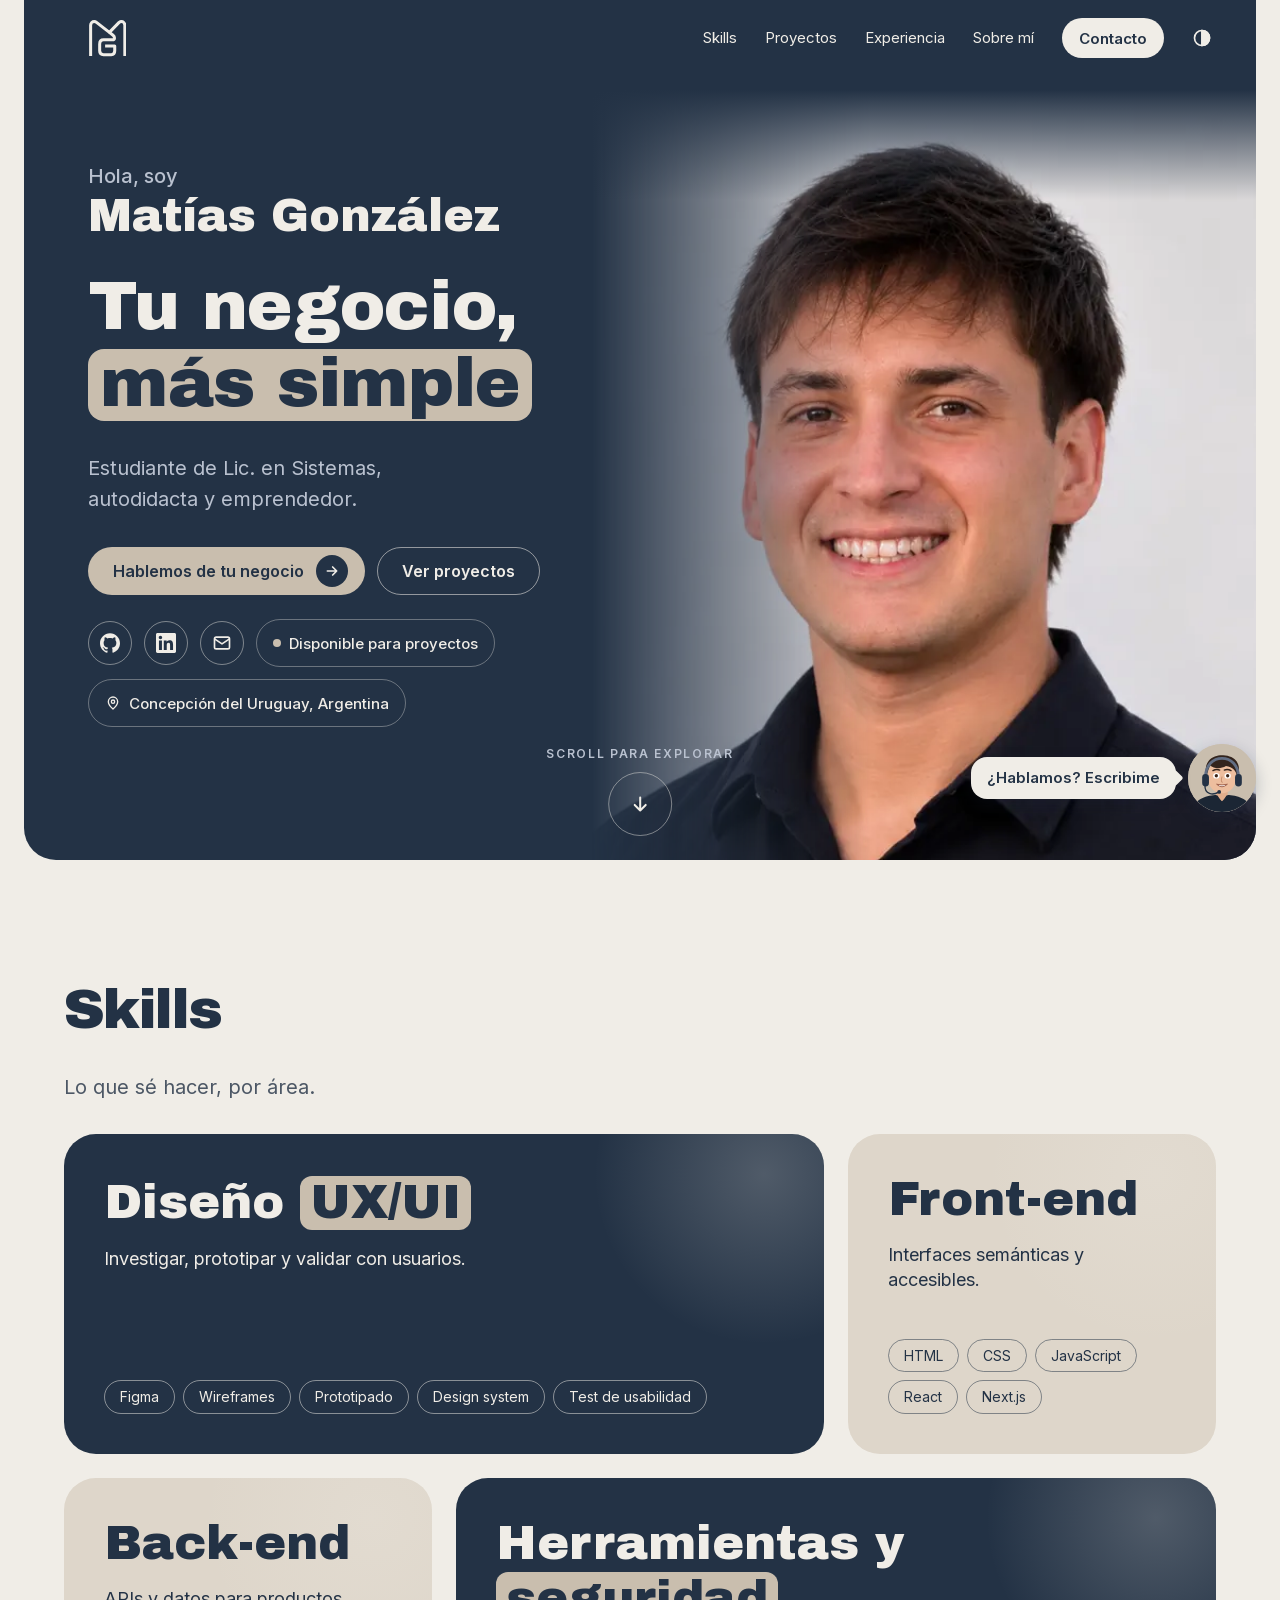
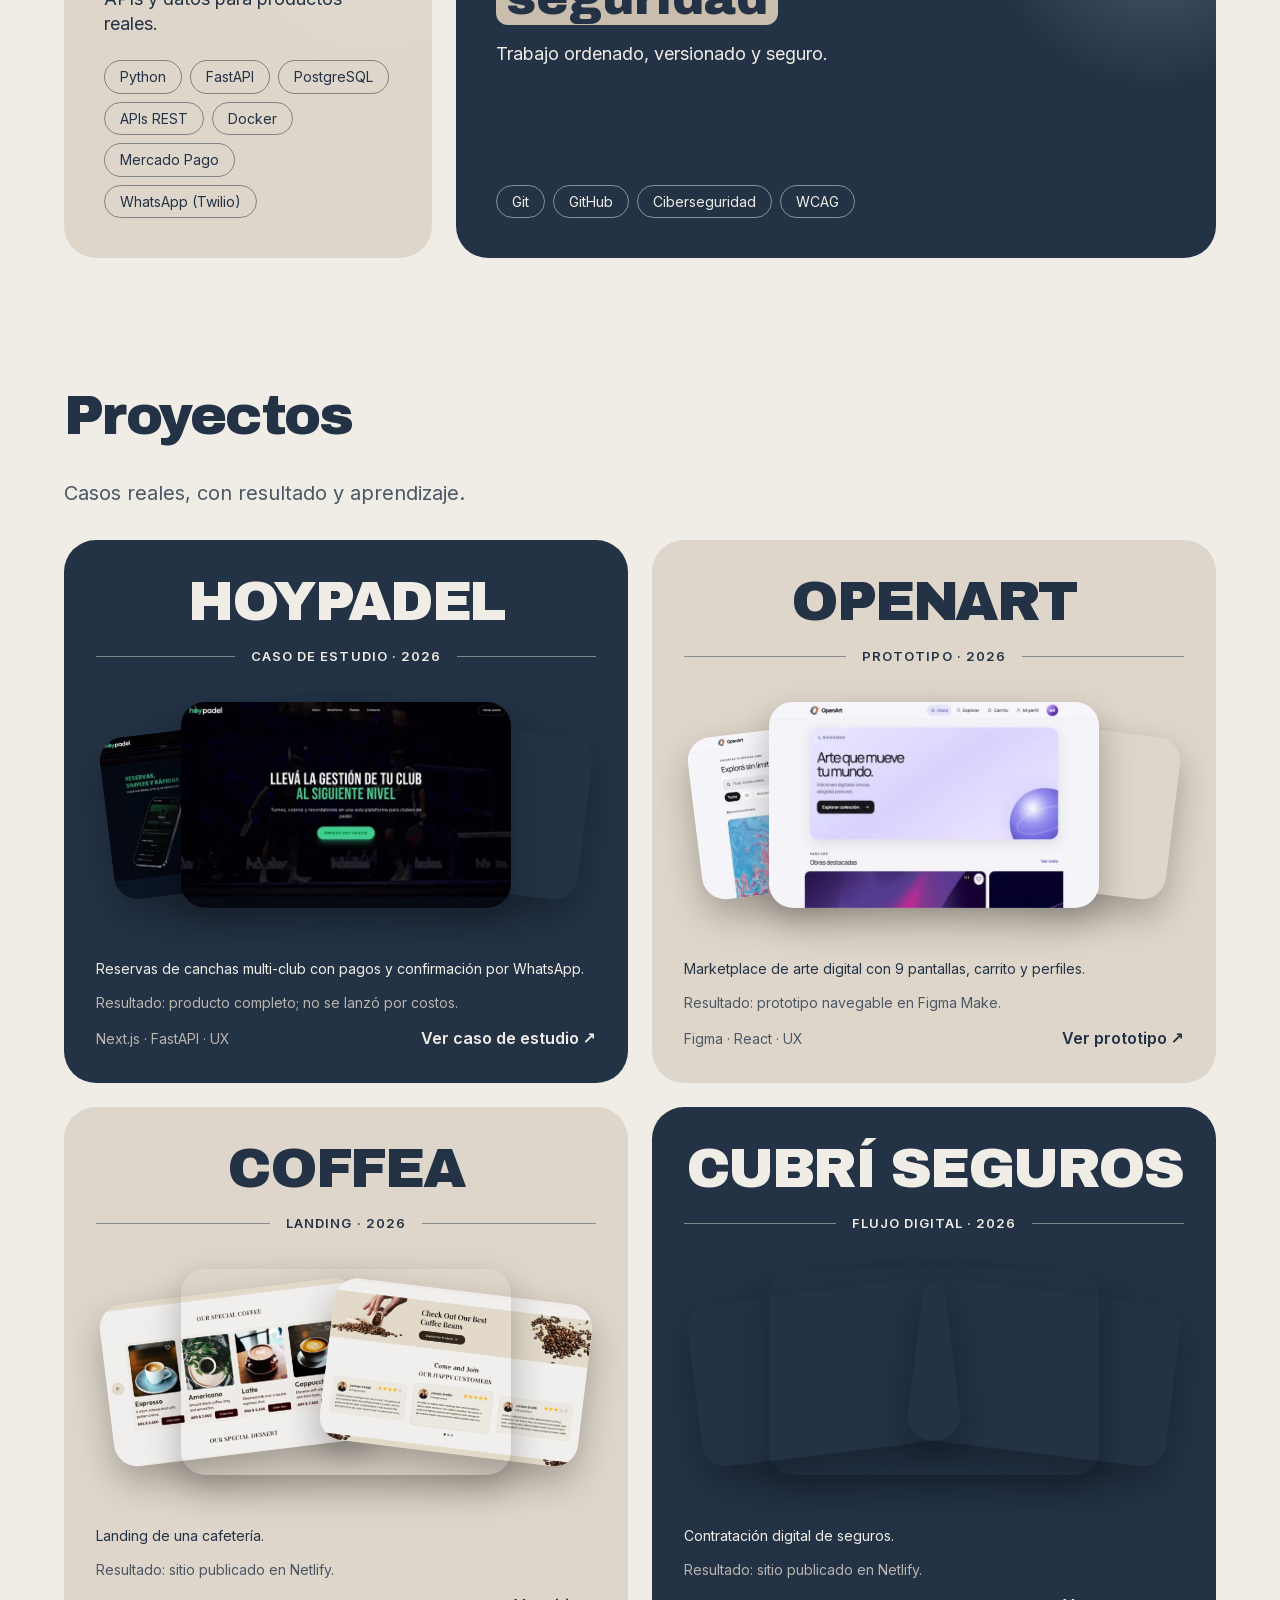
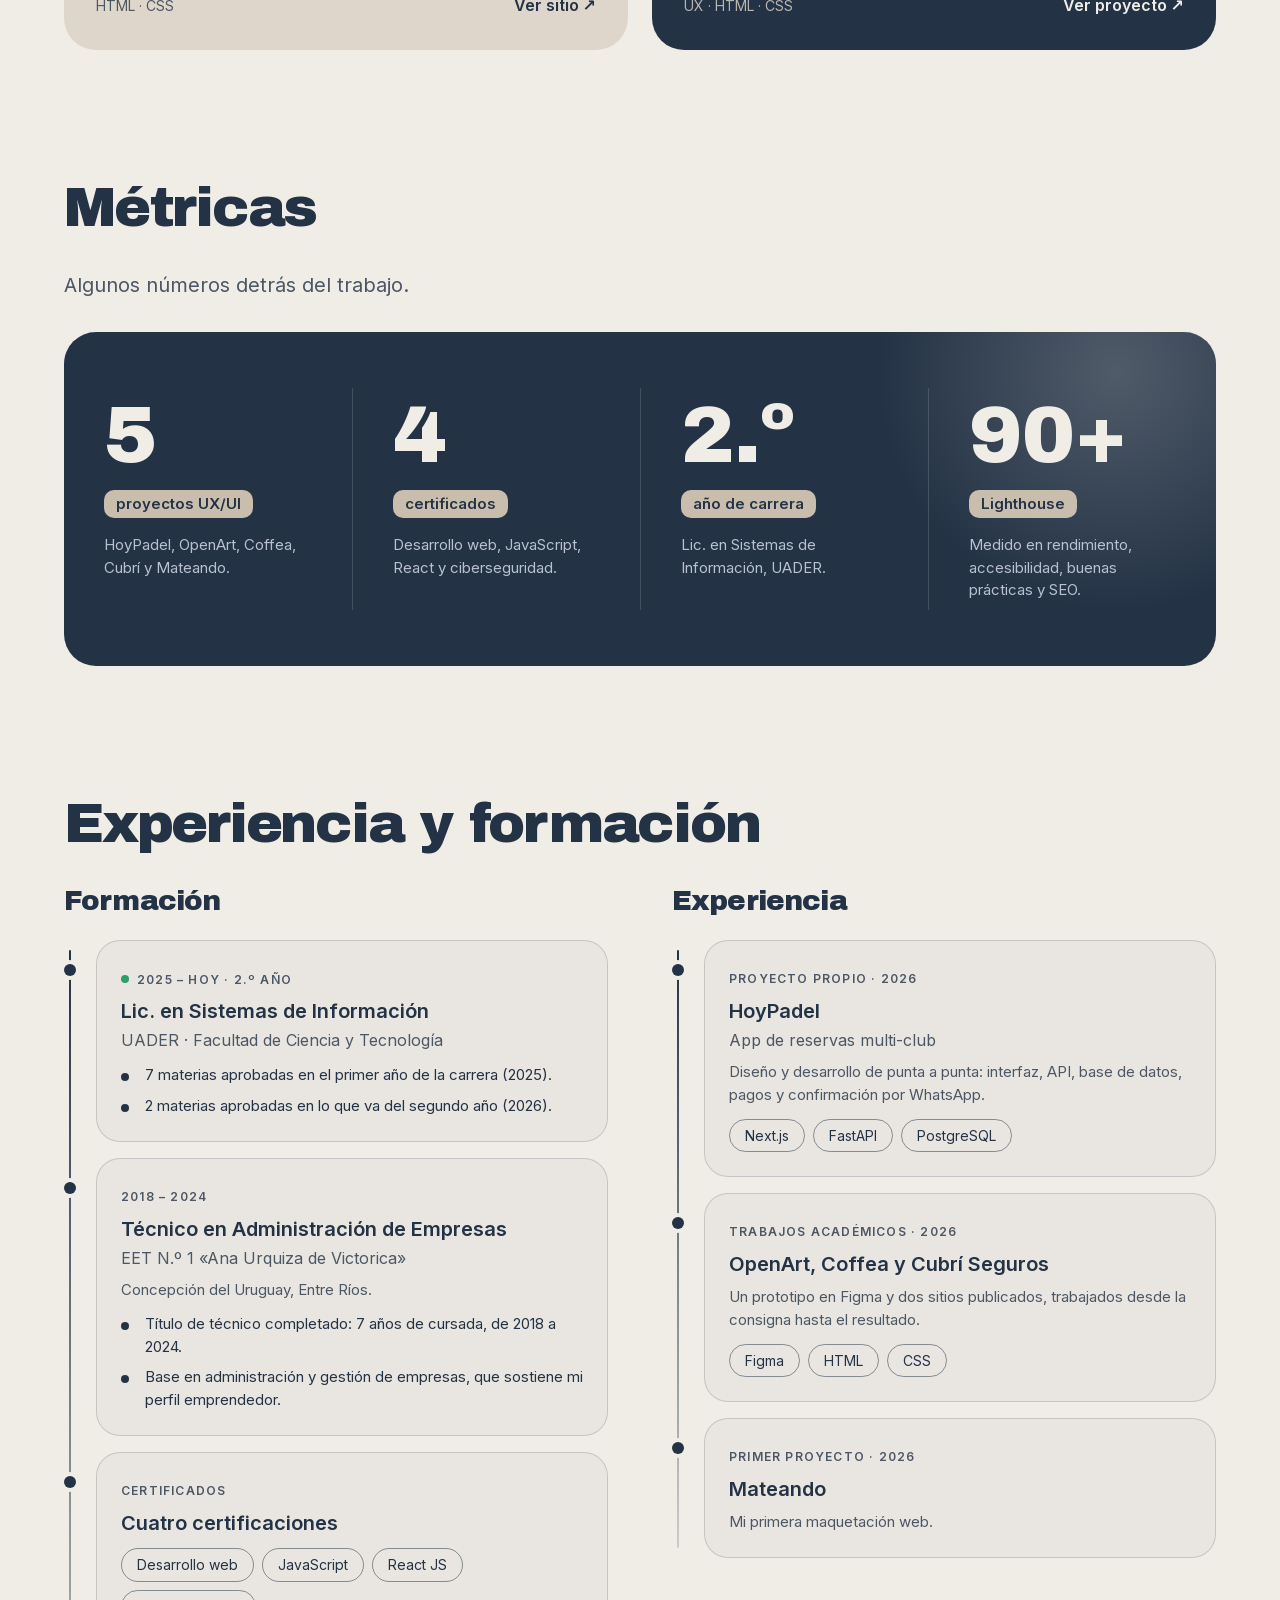
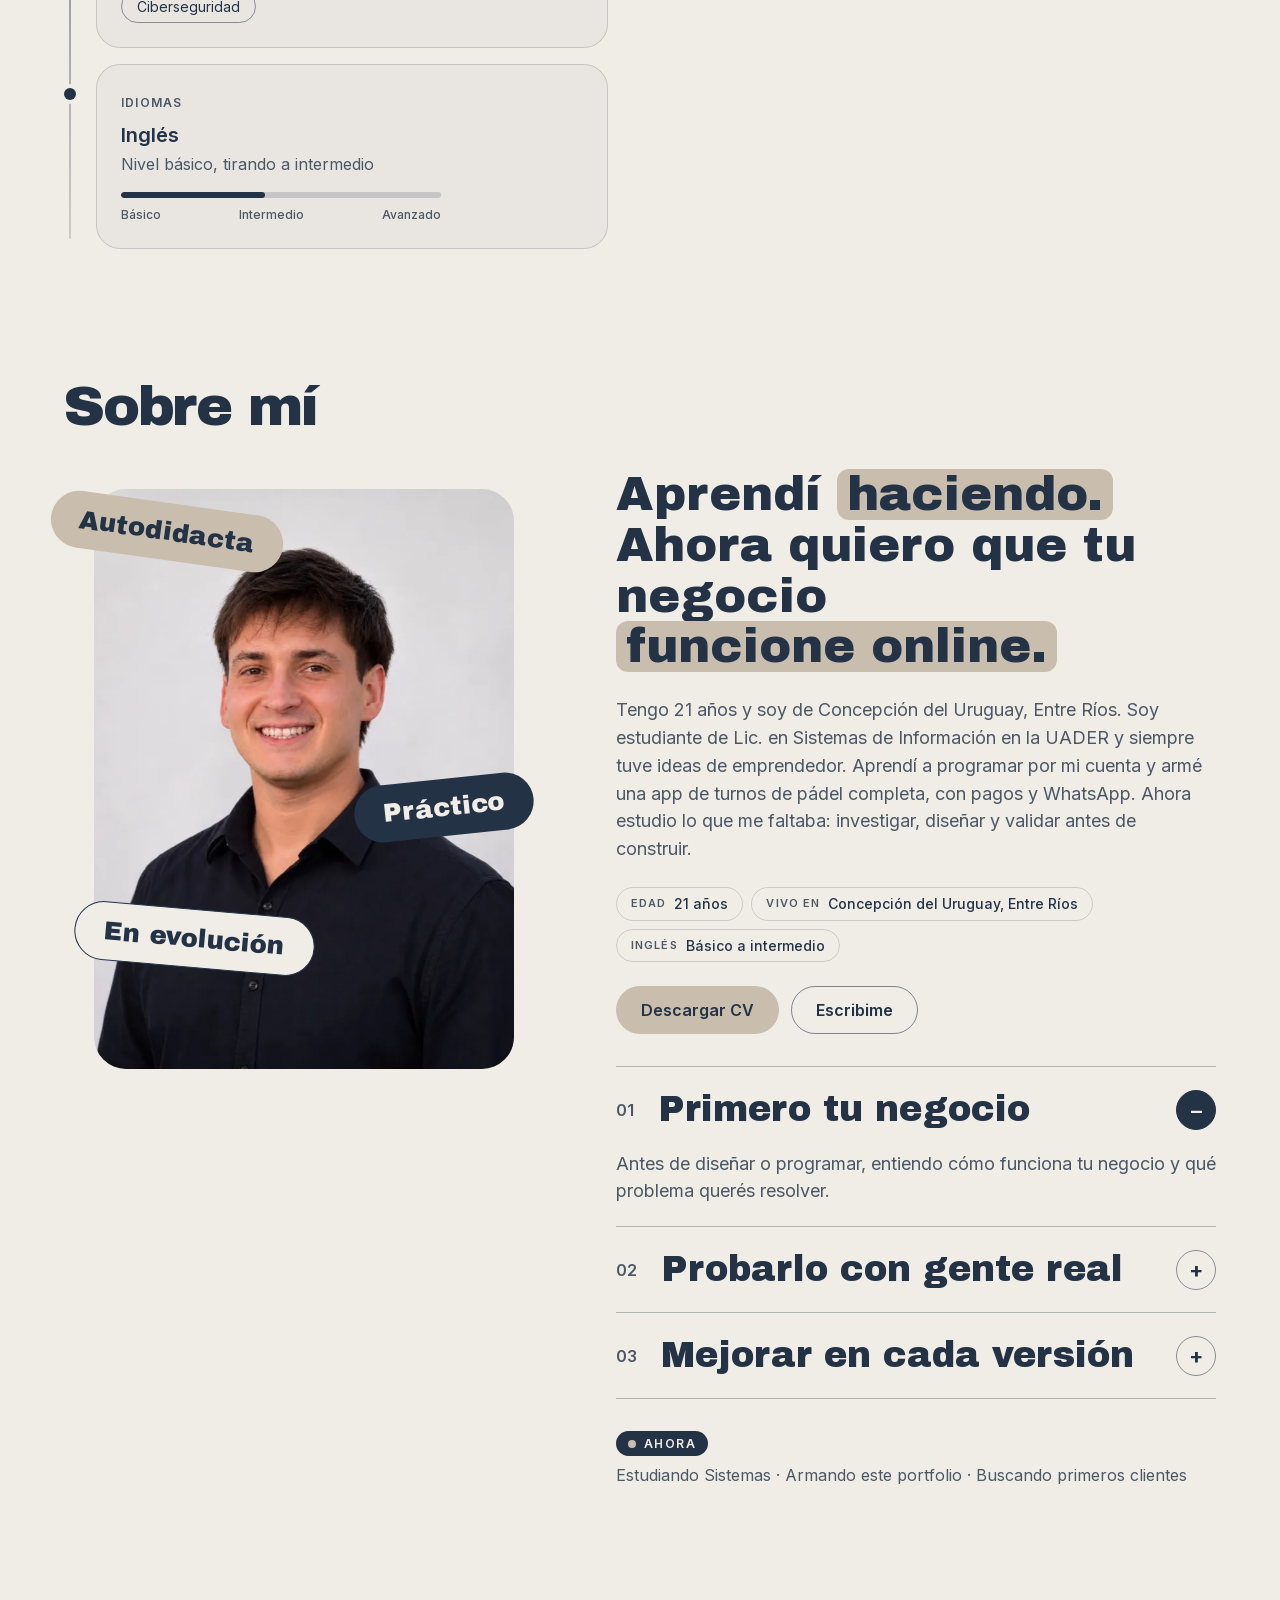
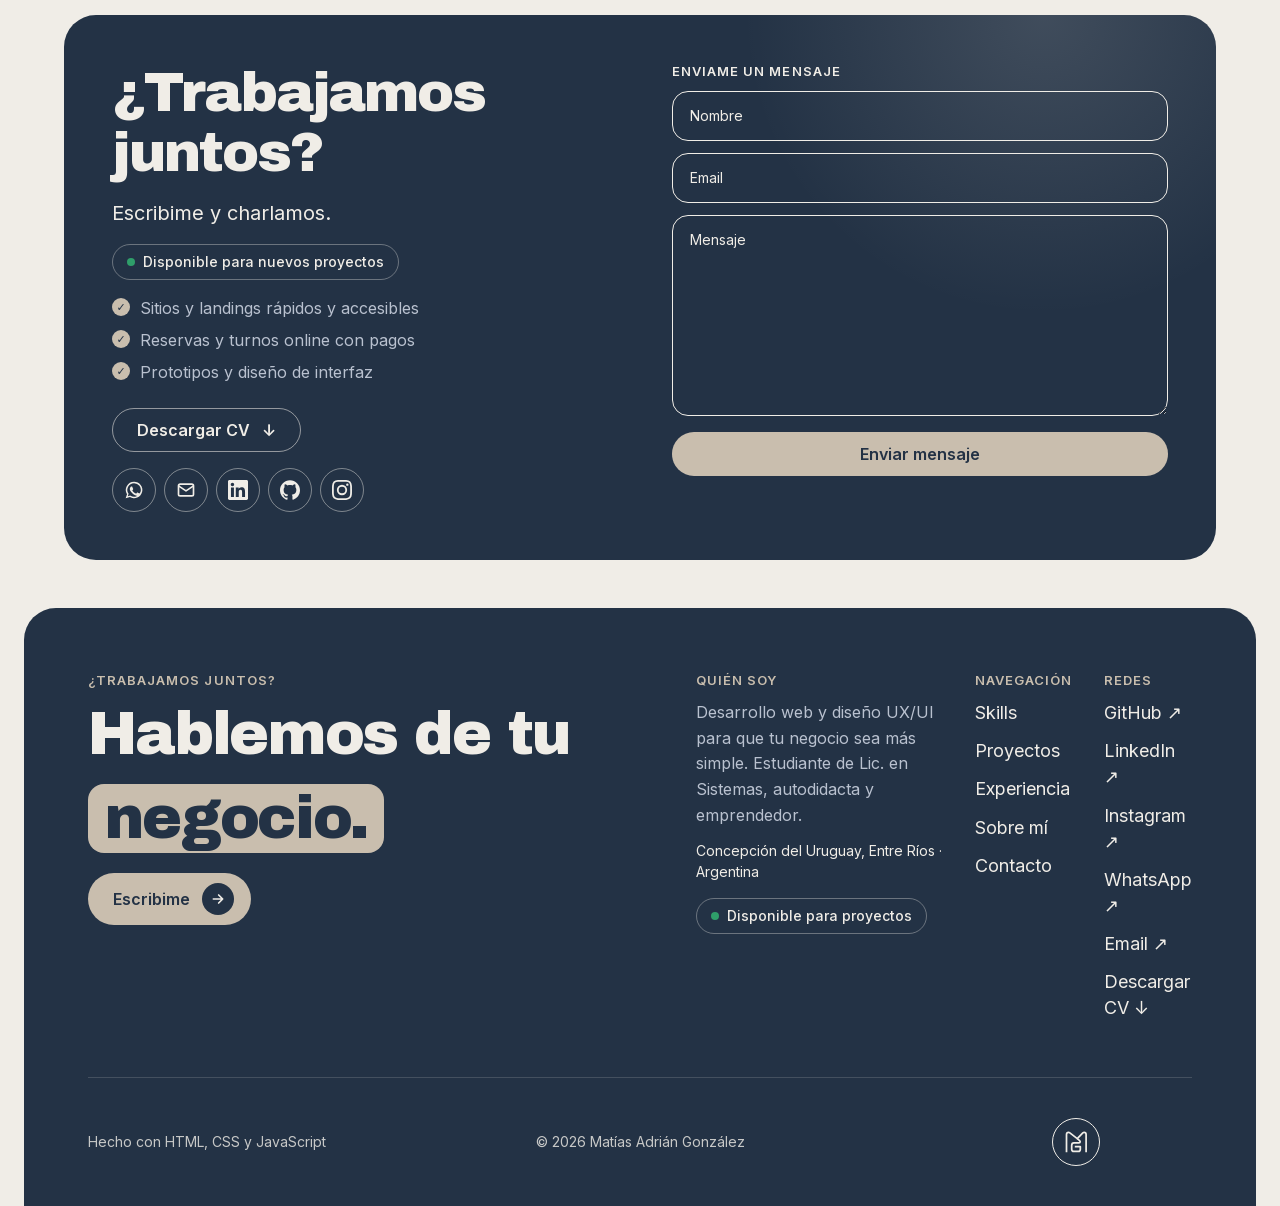
<file: index.html>
<!DOCTYPE html>
<html lang="es">
<head>
  <meta charset="utf-8">
  <meta name="viewport" content="width=device-width, initial-scale=1">
  <title>Matías González · Desarrollo web y UX/UI para tu negocio</title>
  <meta name="description" content="Portfolio de Matías González: estudiante de Lic. en Sistemas, autodidacta y emprendedor. Desarrollo web y diseño UX/UI para que tu negocio sea más simple.">
  <meta name="theme-color" content="#233245">
  <link rel="icon" href="assets/favicon.svg" type="image/svg+xml">
  <link rel="icon" href="assets/favicon-32.png" sizes="32x32" type="image/png">
  <link rel="icon" href="favicon.ico" sizes="48x48">
  <link rel="apple-touch-icon" href="assets/apple-touch-icon.png">
  <meta property="og:type" content="website">
  <meta property="og:locale" content="es_AR">
  <meta property="og:title" content="Matías González · Tu negocio, más simple">
  <meta property="og:description" content="Desarrollo web y diseño UX/UI. Casos de estudio, proyectos y contacto.">
  <link rel="canonical" href="https://matiasadriangonzalez.netlify.app/">
  <meta property="og:url" content="https://matiasadriangonzalez.netlify.app/">
  <meta property="og:image" content="https://matiasadriangonzalez.netlify.app/assets/img/og-cover.png">
  <meta property="og:image:width" content="1200">
  <meta property="og:image:height" content="630">
  <meta property="og:image:alt" content="Matías González, desarrollo web y diseño UX/UI">
  <meta name="twitter:card" content="summary_large_image">

  <link rel="preload" href="assets/fonts/archivo-black-latin.woff2" as="font" type="font/woff2" crossorigin>
  <link rel="preload" href="assets/fonts/inter-latin.woff2" as="font" type="font/woff2" crossorigin>
  <link rel="stylesheet" href="css/tokens.css">
  <link rel="stylesheet" href="css/base.css">
  <link rel="stylesheet" href="css/components.css">
  <link rel="stylesheet" href="css/sections.css">
  <link rel="stylesheet" href="css/tiles.css">
  <link rel="stylesheet" href="css/content.css">
  <script>
    /* Aplica el tema guardado antes de pintar, para evitar el parpadeo */
    document.documentElement.classList.add('js');
    /* Al cargar: el logo se escribe sobre una pantalla marino. Si se llegó desde otra página del sitio, esa pantalla ya viene completa. */
    try {
      if (!matchMedia('(prefers-reduced-motion: reduce)').matches) {
        var c = document.documentElement.classList;
        c.add('pt-arriving');
        if (sessionStorage.getItem('pt-wipe')) c.add('pt-wipe');
      }
      sessionStorage.removeItem('pt-wipe');
    } catch (e) {}
    try { var t = localStorage.getItem('theme'); if (t) document.documentElement.dataset.theme = t; } catch (e) {}
  </script>
</head>
<body>
  <div class="pt" aria-hidden="true"><svg class="logo-mark" viewBox="220 250 790 790" fill="none" stroke="currentColor" stroke-width="62" stroke-linejoin="round" aria-hidden="true" focusable="false"><path pathLength="1" d="M274 1013V380C274 330 310 300 350 300C365 300 380 308 395 320L660 526L860 320C875 308 890 300 905 300C942 300 978 330 978 380V1013"/><path pathLength="1" d="M660 526L735 585Q765 608 765 640Q765 678 720 678H540C480 678 460 715 460 770V905C460 955 495 985 540 985H700C745 985 770 955 770 905V808H572"/></svg></div>
  <a class="skip-link" href="#contenido">Saltar al contenido</a>
  <div id="nav-sentinel" aria-hidden="true"></div>

  <header class="nav" data-nav>
    <div class="nav__bar">
      <a class="nav__logo" href="#inicio" aria-label="Matías González, ir al inicio"><svg class="logo-mark" viewBox="220 250 790 790" fill="none" stroke="currentColor" stroke-width="62" stroke-linejoin="round" aria-hidden="true" focusable="false"><path pathLength="1" d="M274 1013V380C274 330 310 300 350 300C365 300 380 308 395 320L660 526L860 320C875 308 890 300 905 300C942 300 978 330 978 380V1013"/><path pathLength="1" d="M660 526L735 585Q765 608 765 640Q765 678 720 678H540C480 678 460 715 460 770V905C460 955 495 985 540 985H700C745 985 770 955 770 905V808H572"/></svg></a>
      <nav class="nav__links" aria-label="Principal">
        <ul>
          <li><a href="#skills">Skills</a></li>
          <li><a href="#proyectos">Proyectos</a></li>
          <li><a href="#experiencia">Experiencia</a></li>
          <li><a href="#sobre-mi">Sobre mí</a></li>
        </ul>
      </nav>
      <a class="btn btn--light nav__cta" href="#contacto">Contacto</a>
      <button class="icon-btn icon-btn--plain" type="button" data-theme-toggle aria-pressed="false" aria-label="Cambiar entre tema claro y oscuro">
        <svg width="20" height="20" viewBox="0 0 24 24" fill="none" stroke="currentColor" stroke-width="2" aria-hidden="true"><circle cx="12" cy="12" r="9"/><path d="M12 3v18" /><path d="M12 3a9 9 0 0 1 0 18z" fill="currentColor"/></svg>
      </button>
      <button class="icon-btn icon-btn--plain nav__burger" type="button" data-menu-open aria-expanded="false" aria-controls="menu-movil" aria-label="Abrir menú">
        <svg width="22" height="22" viewBox="0 0 24 24" fill="none" stroke="currentColor" stroke-width="2" stroke-linecap="round" aria-hidden="true"><path d="M4 7h16M4 12h16M4 17h16"/></svg>
      </button>
    </div>
  </header>

  <div class="menu" id="menu-movil" hidden role="dialog" aria-modal="true" aria-label="Menú">
    <div class="menu__head">
      <a class="nav__logo" href="#inicio" data-menu-close aria-label="Matías González, ir al inicio"><svg class="logo-mark" viewBox="220 250 790 790" fill="none" stroke="currentColor" stroke-width="62" stroke-linejoin="round" aria-hidden="true" focusable="false"><path pathLength="1" d="M274 1013V380C274 330 310 300 350 300C365 300 380 308 395 320L660 526L860 320C875 308 890 300 905 300C942 300 978 330 978 380V1013"/><path pathLength="1" d="M660 526L735 585Q765 608 765 640Q765 678 720 678H540C480 678 460 715 460 770V905C460 955 495 985 540 985H700C745 985 770 955 770 905V808H572"/></svg></a>
      <button class="icon-btn" type="button" data-menu-close aria-label="Cerrar menú">
        <svg width="22" height="22" viewBox="0 0 24 24" fill="none" stroke="currentColor" stroke-width="2" stroke-linecap="round" aria-hidden="true"><path d="M6 6l12 12M18 6L6 18"/></svg>
      </button>
    </div>
    <nav class="menu__links" aria-label="Menú móvil">
      <a href="#skills" data-menu-close>Skills</a>
      <a href="#proyectos" data-menu-close>Proyectos</a>
      <a href="#experiencia" data-menu-close>Experiencia</a>
      <a href="#sobre-mi" data-menu-close>Sobre mí</a>
    </nav>
    <div class="menu__extra">
      <a class="btn btn--primary" href="#contacto" data-menu-close>Contacto</a>
      <a href="assets/Matias-Gonzalez-CV.pdf" download>Descargar CV →</a>
    </div>
  </div>

  <main id="contenido">
    <section class="hero" id="inicio" aria-labelledby="titulo-hero">
      <picture class="hero__media">
        <source media="(max-width: 767px)" srcset="assets/img/hero-mobile.webp" width="626" height="1200">
        <img src="assets/img/hero-desktop.webp" width="889" height="900" alt="Retrato de Matías González sonriendo, con camisa oscura, frente a una pared clara" fetchpriority="high">
      </picture>

      <div class="hero__content">
        <p class="hero__hello">Hola, soy</p>
        <h1 class="hero__name" id="titulo-hero">Matías González</h1>
        <p class="hero__headline">Tu negocio, <span class="mark">más simple</span></p>
        <p class="hero__desc">Estudiante de Lic. en Sistemas, autodidacta y emprendedor.</p>

        <div class="hero__ctas">
          <a class="btn btn--primary" href="#contacto">Hablemos de tu negocio
            <span class="btn__arrow" aria-hidden="true"><svg width="16" height="16" viewBox="0 0 24 24" fill="none" stroke="currentColor" stroke-width="2.5" stroke-linecap="round" stroke-linejoin="round"><path d="M5 12h14M13 6l6 6-6 6"/></svg></span>
          </a>
          <a class="btn btn--ghost" href="#proyectos">Ver proyectos</a>
        </div>

        <div class="hero__social">
          <a class="icon-btn" href="https://github.com/matiasadriangonzalez" target="_blank" rel="noopener noreferrer" aria-label="GitHub (se abre en una pestaña nueva)"><svg width="20" height="20" viewBox="0 0 24 24" fill="currentColor" aria-hidden="true"><path d="M12 .297c-6.63 0-12 5.373-12 12 0 5.303 3.438 9.8 8.205 11.385.6.113.82-.258.82-.577 0-.285-.01-1.04-.015-2.04-3.338.724-4.042-1.61-4.042-1.61C4.422 18.07 3.633 17.7 3.633 17.7c-1.087-.744.084-.729.084-.729 1.205.084 1.838 1.236 1.838 1.236 1.07 1.835 2.809 1.305 3.495.998.108-.776.417-1.305.76-1.605-2.665-.3-5.466-1.332-5.466-5.93 0-1.31.465-2.38 1.235-3.22-.135-.303-.54-1.523.105-3.176 0 0 1.005-.322 3.3 1.23.96-.267 1.98-.399 3-.405 1.02.006 2.04.138 3 .405 2.28-1.552 3.285-1.23 3.285-1.23.645 1.653.24 2.873.12 3.176.765.84 1.23 1.91 1.23 3.22 0 4.61-2.805 5.625-5.475 5.92.42.36.81 1.096.81 2.22 0 1.606-.015 2.896-.015 3.286 0 .315.21.69.825.57C20.565 22.092 24 17.592 24 12.297c0-6.627-5.373-12-12-12"/></svg></a>
          <a class="icon-btn" href="https://www.linkedin.com/in/mat%C3%ADas-gonz%C3%A1lez-69366821a/" target="_blank" rel="noopener noreferrer" aria-label="LinkedIn (se abre en una pestaña nueva)"><svg width="20" height="20" viewBox="0 0 24 24" fill="currentColor" aria-hidden="true"><path d="M20.447 20.452h-3.554v-5.569c0-1.328-.027-3.037-1.852-3.037-1.853 0-2.136 1.445-2.136 2.939v5.667H9.351V9h3.414v1.561h.046c.477-.9 1.637-1.85 3.37-1.85 3.601 0 4.267 2.37 4.267 5.455v6.286zM5.337 7.433c-1.144 0-2.063-.926-2.063-2.065 0-1.138.92-2.063 2.063-2.063 1.14 0 2.064.925 2.064 2.063 0 1.139-.925 2.065-2.064 2.065zm1.782 13.019H3.555V9h3.564v11.452zM22.225 0H1.771C.792 0 0 .774 0 1.729v20.542C0 23.227.792 24 1.771 24h20.451C23.2 24 24 23.227 24 22.271V1.729C24 .774 23.2 0 22.222 0h.003z"/></svg></a>
          <a class="icon-btn" href="mailto:matiasadriangonzalez23@gmail.com" aria-label="Escribime un email">
            <svg width="20" height="20" viewBox="0 0 24 24" fill="none" stroke="currentColor" stroke-width="2" stroke-linejoin="round" aria-hidden="true"><rect x="3" y="5" width="18" height="14" rx="2"/><path d="M3 7l9 6 9-6"/></svg>
          </a>
          <span class="pill"><span class="pill__dot" aria-hidden="true"></span>Disponible para proyectos</span>
          <span class="pill"><svg width="16" height="16" viewBox="0 0 24 24" fill="none" stroke="currentColor" stroke-width="2" stroke-linecap="round" stroke-linejoin="round" aria-hidden="true"><path d="M12 21s-7-6.2-7-11a7 7 0 0 1 14 0c0 4.8-7 11-7 11z"/><circle cx="12" cy="10" r="2.5"/></svg>Concepción del Uruguay, Argentina</span>
        </div>
      </div>

      <a class="scroll" href="#skills" data-scroll-hint>
        <span class="scroll__label">SCROLL PARA EXPLORAR</span>
        <span class="scroll__circle"><svg width="22" height="22" viewBox="0 0 24 24" fill="none" stroke="currentColor" stroke-width="2.2" stroke-linecap="round" stroke-linejoin="round" aria-hidden="true"><path d="M12 5v14M6 13l6 6 6-6"/></svg></span>
        <span class="visually-hidden">Ir a Skills</span>
      </a>
    </section>

    <section class="section" id="skills" aria-labelledby="t-skills">
      <div class="section__inner">
        <h2 class="section__title" id="t-skills">Skills</h2>
        <p class="section__lead">Lo que sé hacer, por área.</p>

        <div class="bento" data-reveal-group>
          <article class="skill skill--a skill--wide" data-reveal>
            <h3 class="skill__title">Diseño <span class="mark">UX/UI</span></h3>
            <p class="skill__desc">Investigar, prototipar y validar con usuarios.</p>
            <ul class="chips" aria-label="Herramientas y métodos de diseño">
              <li>Figma</li><li>Wireframes</li><li>Prototipado</li><li>Design system</li><li>Test de usabilidad</li>
            </ul>
          </article>
          <article class="skill skill--b skill--narrow" data-reveal>
            <h3 class="skill__title">Front-end</h3>
            <p class="skill__desc">Interfaces semánticas y accesibles.</p>
            <ul class="chips" aria-label="Tecnologías front-end">
              <li>HTML</li><li>CSS</li><li>JavaScript</li><li>React</li><li>Next.js</li>
            </ul>
          </article>
          <article class="skill skill--b skill--narrow" data-reveal>
            <h3 class="skill__title">Back-end</h3>
            <p class="skill__desc">APIs y datos para productos reales.</p>
            <ul class="chips" aria-label="Tecnologías back-end">
              <li>Python</li><li>FastAPI</li><li>PostgreSQL</li><li>APIs REST</li><li>Docker</li><li>Mercado Pago</li><li>WhatsApp (Twilio)</li>
            </ul>
          </article>
          <article class="skill skill--a skill--wide" data-reveal>
            <h3 class="skill__title">Herramientas y <span class="mark">seguridad</span></h3>
            <p class="skill__desc">Trabajo ordenado, versionado y seguro.</p>
            <ul class="chips" aria-label="Herramientas y seguridad">
              <li>Git</li><li>GitHub</li><li>Ciberseguridad</li><li>WCAG</li>
            </ul>
          </article>
        </div>
      </div>
    </section>

    <section class="section" id="proyectos" aria-labelledby="t-proyectos">
      <div class="section__inner">
        <h2 class="section__title" id="t-proyectos">Proyectos</h2>
        <p class="section__lead">Casos reales, con resultado y aprendizaje.</p>

        <div class="tiles">
          <article class="tile tile--a" data-tilt>
            <h3 class="tile__title">HoyPadel</h3>
            <p class="tile__sub"><span>Caso de estudio · 2026</span></p>
            <div class="fan">
              <img class="fan__img fan__img--l" src="assets/img/proyectos/hoypadel-1.webp" width="720" height="450" alt="" loading="lazy" decoding="async">
              <img class="fan__img fan__img--r" src="assets/img/proyectos/hoypadel-3.webp" width="720" height="450" alt="" loading="lazy" decoding="async">
              <img class="fan__img fan__img--c" src="assets/img/proyectos/hoypadel-2.webp" width="720" height="450" alt="Landing de HoyPadel con el mensaje «Llevá la gestión de tu club al siguiente nivel»" loading="lazy" decoding="async">
            </div>
            <p class="tile__desc">Reservas de canchas multi-club con pagos y confirmación por WhatsApp.</p>
            <p class="tile__result">Resultado: producto completo; no se lanzó por costos.</p>
            <div class="tile__foot">
              <p class="tile__tags">Next.js · FastAPI · UX</p>
              <a class="tile__link" href="caso-hoypadel.html">Ver caso de estudio <span aria-hidden="true">↗</span></a>
            </div>
          </article>

          <article class="tile tile--b" data-tilt>
            <h3 class="tile__title">OpenArt</h3>
            <p class="tile__sub"><span>Prototipo · 2026</span></p>
            <div class="fan">
              <img class="fan__img fan__img--l" src="assets/img/proyectos/openart-1.webp" width="720" height="450" alt="" loading="lazy" decoding="async">
              <img class="fan__img fan__img--r" src="assets/img/proyectos/openart-3.webp" width="720" height="450" alt="" loading="lazy" decoding="async">
              <img class="fan__img fan__img--c" src="assets/img/proyectos/openart-2.webp" width="720" height="450" alt="Inicio del marketplace OpenArt con obras destacadas" loading="lazy" decoding="async">
            </div>
            <p class="tile__desc">Marketplace de arte digital con 9 pantallas, carrito y perfiles.</p>
            <p class="tile__result">Resultado: prototipo navegable en Figma Make.</p>
            <div class="tile__foot">
              <p class="tile__tags">Figma · React · UX</p>
              <a class="tile__link" href="https://www.figma.com/make/YLGpsJolgT38wdEHEGE7cG/Demo?fullscreen=1" target="_blank" rel="noopener noreferrer">Ver prototipo <span aria-hidden="true">↗</span><span class="visually-hidden"> (se abre en una pestaña nueva)</span></a>
            </div>
          </article>

          <article class="tile tile--b tile--c" data-tilt>
            <h3 class="tile__title">Coffea</h3>
            <p class="tile__sub"><span>Landing · 2026</span></p>
            <div class="fan">
              <img class="fan__img fan__img--l" src="assets/img/proyectos/coffea-2.webp" width="720" height="450" alt="" loading="lazy" decoding="async">
              <img class="fan__img fan__img--r" src="assets/img/proyectos/coffea-3.webp" width="720" height="450" alt="" loading="lazy" decoding="async">
              <img class="fan__img fan__img--c" src="assets/img/proyectos/coffea-1.webp" width="720" height="450" alt="Inicio de la landing de Coffea con el título «We serve the richest coffee in the city!» y una taza de café con arte latte" loading="lazy" decoding="async">
            </div>
            <p class="tile__desc">Landing de una cafetería.</p>
            <p class="tile__result">Resultado: sitio publicado en Netlify.</p>
            <div class="tile__foot">
              <p class="tile__tags">HTML · CSS</p>
              <a class="tile__link" href="https://coffea-ar.netlify.app/" target="_blank" rel="noopener noreferrer">Ver sitio <span aria-hidden="true">↗</span><span class="visually-hidden"> (se abre en una pestaña nueva)</span></a>
            </div>
          </article>

          <article class="tile tile--a tile--d" data-tilt>
            <h3 class="tile__title">Cubrí Seguros</h3>
            <p class="tile__sub"><span>Flujo digital · 2026</span></p>
            <div class="fan">
              <img class="fan__img fan__img--l" src="assets/img/proyectos/cubri-2.webp" width="720" height="450" alt="" loading="lazy" decoding="async">
              <img class="fan__img fan__img--r" src="assets/img/proyectos/cubri-3.webp" width="720" height="450" alt="" loading="lazy" decoding="async">
              <img class="fan__img fan__img--c" src="assets/img/proyectos/cubri-1.webp" width="720" height="450" alt="Inicio de Cubrí Seguros: «Protegé lo que más usás en menos de 3 minutos» y los seguros disponibles" loading="lazy" decoding="async">
            </div>
            <p class="tile__desc">Contratación digital de seguros.</p>
            <p class="tile__result">Resultado: sitio publicado en Netlify.</p>
            <div class="tile__foot">
              <p class="tile__tags">UX · HTML · CSS</p>
              <a class="tile__link" href="https://cubri-seguros.netlify.app/" target="_blank" rel="noopener noreferrer">Ver proyecto <span aria-hidden="true">↗</span><span class="visually-hidden"> (se abre en una pestaña nueva)</span></a>
            </div>
          </article>
        </div>
      </div>
    </section>

    <section class="section metrics-sec" id="metricas" aria-labelledby="t-metricas">
      <div class="section__inner">
        <h2 class="section__title" id="t-metricas">Métricas</h2>
        <p class="section__lead">Algunos números detrás del trabajo.</p>

        <ul class="metrics" data-reveal-group>
          <li class="metric" data-reveal>
            <p class="metric__n"><span data-count="5">5</span></p>
            <p class="metric__label">proyectos UX/UI</p>
            <p class="metric__desc">HoyPadel, OpenArt, Coffea, Cubrí y Mateando.</p>
          </li>
          <li class="metric" data-reveal>
            <p class="metric__n"><span data-count="4">4</span></p>
            <p class="metric__label">certificados</p>
            <p class="metric__desc">Desarrollo web, JavaScript, React y ciberseguridad.</p>
          </li>
          <li class="metric" data-reveal>
            <p class="metric__n"><span data-count="2">2</span>.º</p>
            <p class="metric__label">año de carrera</p>
            <p class="metric__desc">Lic. en Sistemas de Información, UADER.</p>
          </li>
          <li class="metric" data-reveal>
            <p class="metric__n"><span data-count="90">90</span>+</p>
            <p class="metric__label">Lighthouse</p>
            <p class="metric__desc">Medido en rendimiento, accesibilidad, buenas prácticas y SEO.</p>
          </li>
        </ul>
      </div>
    </section>

    <section class="section" id="experiencia" aria-labelledby="t-experiencia">
      <div class="section__inner">
        <h2 class="section__title" id="t-experiencia">Experiencia y formación</h2>

        <div class="xp" data-reveal-group>
          <div class="xp__col">
            <h3 class="xp__title">Formación</h3>
            <ol class="tl">
              <li class="tl__item" data-reveal>
                <div class="tl__card">
                  <p class="tl__tag"><span class="tl__pulse" aria-hidden="true"></span>2025 – hoy · 2.º año</p>
                  <h4 class="tl__name">Lic. en Sistemas de Información</h4>
                  <p class="tl__org">UADER · Facultad de Ciencia y Tecnología</p>
                  <ul class="tl__wins" aria-label="Logros en la Licenciatura">
                    <li>7 materias aprobadas en el primer año de la carrera (2025).</li>
                    <li>2 materias aprobadas en lo que va del segundo año (2026).</li>
                  </ul>
                </div>
              </li>
              <li class="tl__item" data-reveal>
                <div class="tl__card">
                  <p class="tl__tag">2018 – 2024</p>
                  <h4 class="tl__name">Técnico en Administración de Empresas</h4>
                  <p class="tl__org">EET N.º 1 «Ana Urquiza de Victorica»</p>
                  <p class="tl__desc">Concepción del Uruguay, Entre Ríos.</p>
                  <ul class="tl__wins" aria-label="Logros en el técnico">
                    <li>Título de técnico completado: 7 años de cursada, de 2018 a 2024.</li>
                    <li>Base en administración y gestión de empresas, que sostiene mi perfil emprendedor.</li>
                  </ul>
                </div>
              </li>
              <li class="tl__item" data-reveal>
                <div class="tl__card">
                  <p class="tl__tag">Certificados</p>
                  <h4 class="tl__name">Cuatro certificaciones</h4>
                  <ul class="chips" aria-label="Certificaciones">
                    <li>Desarrollo web</li><li>JavaScript</li><li>React JS</li><li>Ciberseguridad</li>
                  </ul>
                </div>
              </li>
              <li class="tl__item" data-reveal>
                <div class="tl__card">
                  <p class="tl__tag">Idiomas</p>
                  <h4 class="tl__name">Inglés</h4>
                  <p class="tl__org">Nivel básico, tirando a intermedio</p>
                  <div class="level" role="img" aria-label="Nivel de inglés: entre básico e intermedio">
                    <span class="level__bar"><span class="level__fill"></span></span>
                    <span class="level__marks" aria-hidden="true"><span>Básico</span><span>Intermedio</span><span>Avanzado</span></span>
                  </div>
                </div>
              </li>
            </ol>
          </div>

          <div class="xp__col">
            <h3 class="xp__title">Experiencia</h3>
            <ol class="tl">
              <li class="tl__item" data-reveal>
                <div class="tl__card">
                  <p class="tl__tag">Proyecto propio · 2026</p>
                  <h4 class="tl__name">HoyPadel</h4>
                  <p class="tl__org">App de reservas multi-club</p>
                  <p class="tl__desc">Diseño y desarrollo de punta a punta: interfaz, API, base de datos, pagos y confirmación por WhatsApp.</p>
                  <ul class="chips" aria-label="Tecnologías de HoyPadel">
                    <li>Next.js</li><li>FastAPI</li><li>PostgreSQL</li>
                  </ul>
                </div>
              </li>
              <li class="tl__item" data-reveal>
                <div class="tl__card">
                  <p class="tl__tag">Trabajos académicos · 2026</p>
                  <h4 class="tl__name">OpenArt, Coffea y Cubrí Seguros</h4>
                  <p class="tl__desc">Un prototipo en Figma y dos sitios publicados, trabajados desde la consigna hasta el resultado.</p>
                  <ul class="chips" aria-label="Tecnologías de los trabajos académicos">
                    <li>Figma</li><li>HTML</li><li>CSS</li>
                  </ul>
                </div>
              </li>
              <li class="tl__item" data-reveal>
                <div class="tl__card">
                  <p class="tl__tag">Primer proyecto · 2026</p>
                  <h4 class="tl__name">Mateando</h4>
                  <p class="tl__desc">Mi primera maquetación web.</p>
                </div>
              </li>
            </ol>
          </div>
        </div>
      </div>
    </section>

    <section class="section" id="sobre-mi" aria-labelledby="t-sobre">
      <div class="section__inner">
        <h2 class="section__title" id="t-sobre">Sobre mí</h2>

        <div class="about">
          <figure class="about__figure">
            <img class="about__photo" src="assets/img/sobre-mi.webp" width="676" height="900" alt="Retrato de Matías González sonriendo, con camisa oscura, frente a una pared clara" loading="lazy" decoding="async">
            <span class="sticker sticker--a" aria-hidden="true">Autodidacta</span>
            <span class="sticker sticker--b" aria-hidden="true">Práctico</span>
            <span class="sticker sticker--c" aria-hidden="true">En evolución</span>
          </figure>

          <div class="about__body">
            <p class="about__phrase">Aprendí <span class="mark">haciendo.</span> Ahora quiero que tu negocio <span class="mark">funcione online.</span></p>
            <p class="about__text">Tengo 21 años y soy de Concepción del Uruguay, Entre Ríos. Soy estudiante de Lic. en Sistemas de Información en la UADER y siempre tuve ideas de emprendedor. Aprendí a programar por mi cuenta y armé una app de turnos de pádel completa, con pagos y WhatsApp. Ahora estudio lo que me faltaba: investigar, diseñar y validar antes de construir.</p>

            <ul class="facts" aria-label="Datos rápidos">
              <li class="facts__item"><span class="facts__k">Edad</span>21 años</li>
              <li class="facts__item"><span class="facts__k">Vivo en</span>Concepción del Uruguay, Entre Ríos</li>
              <li class="facts__item"><span class="facts__k">Inglés</span>Básico a intermedio</li>
            </ul>
            <div class="about__ctas">
              <a class="btn btn--primary" href="assets/Matias-Gonzalez-CV.pdf" download>Descargar CV</a>
              <a class="btn btn--outline" href="#contacto">Escribime</a>
            </div>

            <div class="acc" data-accordion>
              <div class="acc__item">
                <h3 class="acc__head"><button class="acc__btn" type="button" id="acc-b1" aria-expanded="true" aria-controls="acc-p1"><span class="acc__n">01</span><span class="acc__t">Primero tu negocio</span><span class="acc__ico" aria-hidden="true"></span></button></h3>
                <div class="acc__panel" id="acc-p1" role="region" aria-labelledby="acc-b1"><p>Antes de diseñar o programar, entiendo cómo funciona tu negocio y qué problema querés resolver.</p></div>
              </div>
              <div class="acc__item">
                <h3 class="acc__head"><button class="acc__btn" type="button" id="acc-b2" aria-expanded="false" aria-controls="acc-p2"><span class="acc__n">02</span><span class="acc__t">Probarlo con gente real</span><span class="acc__ico" aria-hidden="true"></span></button></h3>
                <div class="acc__panel" id="acc-p2" role="region" aria-labelledby="acc-b2" hidden><p>Pongo el prototipo frente a personas reales antes de programarlo y corrijo lo que no se entiende.</p></div>
              </div>
              <div class="acc__item">
                <h3 class="acc__head"><button class="acc__btn" type="button" id="acc-b3" aria-expanded="false" aria-controls="acc-p3"><span class="acc__n">03</span><span class="acc__t">Mejorar en cada versión</span><span class="acc__ico" aria-hidden="true"></span></button></h3>
                <div class="acc__panel" id="acc-p3" role="region" aria-labelledby="acc-b3" hidden><p>Lanzo una primera versión y la mejoro con lo que aprendo de quienes la usan.</p></div>
              </div>
            </div>
            <noscript><style>.acc__panel[hidden] { display: block; }</style></noscript>

            <p class="now"><span class="now__tag"><span class="now__dot" aria-hidden="true"></span>Ahora</span><span class="now__text">Estudiando Sistemas · Armando este portfolio · Buscando primeros clientes</span></p>
          </div>
        </div>
      </div>
    </section>

    <section class="contact-wrap" id="contacto" aria-labelledby="t-contacto">
      <div class="contact" data-glow>
        <div class="contact__intro">
          <h2 class="contact__title" id="t-contacto">¿Trabajamos juntos?</h2>
          <p class="contact__lead">Escribime y charlamos.</p>
          <p class="contact__status"><span class="tl__pulse" aria-hidden="true"></span>Disponible para nuevos proyectos</p>
          <ul class="contact__help" aria-label="En qué puedo ayudarte">
            <li>Sitios y landings rápidos y accesibles</li>
            <li>Reservas y turnos online con pagos</li>
            <li>Prototipos y diseño de interfaz</li>
          </ul>
          <div class="contact__ctas">
            <a class="btn btn--ghost" href="assets/Matias-Gonzalez-CV.pdf" download>Descargar CV <span aria-hidden="true">↓</span></a>
          </div>
          <ul class="contact__channels" aria-label="Otros canales de contacto">
            <li><a class="icon-btn" href="https://wa.me/543442670050" target="_blank" rel="noopener noreferrer" aria-label="WhatsApp (se abre en una pestaña nueva)"><svg width="20" height="20" viewBox="0 0 24 24" fill="currentColor" aria-hidden="true"><path d="M12.04 2a9.9 9.9 0 0 0-8.4 15.1L2 22l5.05-1.6A9.9 9.9 0 1 0 12.04 2zm0 1.8a8.1 8.1 0 1 1-4.2 15l-.3-.2-3 .95.98-2.92-.2-.3a8.1 8.1 0 0 1 6.72-12.53zm-3.3 4.1c-.2 0-.5.07-.77.37-.26.3-1 1-1 2.45s1.07 2.85 1.22 3.05c.15.2 2.1 3.2 5.1 4.5 2.5 1.05 3 .85 3.55.8.55-.05 1.75-.72 2-1.4.25-.7.25-1.3.18-1.42-.08-.12-.28-.2-.58-.35-.3-.15-1.75-.87-2.02-.97-.27-.1-.47-.15-.67.15-.2.3-.77.97-.94 1.17-.17.2-.35.22-.65.07-.3-.15-1.27-.47-2.42-1.5-.9-.8-1.5-1.8-1.67-2.1-.17-.3-.02-.47.13-.62.14-.13.3-.35.45-.52.15-.18.2-.3.3-.5.1-.2.05-.37-.03-.52-.07-.15-.65-1.62-.9-2.2-.23-.57-.47-.5-.67-.5z"/></svg></a></li>
            <li><a class="icon-btn" href="mailto:matiasadriangonzalez23@gmail.com" aria-label="Escribime un email"><svg width="20" height="20" viewBox="0 0 24 24" fill="none" stroke="currentColor" stroke-width="2" stroke-linejoin="round" aria-hidden="true"><rect x="3" y="5" width="18" height="14" rx="2"/><path d="M3 7l9 6 9-6"/></svg></a></li>
            <li><a class="icon-btn" href="https://www.linkedin.com/in/mat%C3%ADas-gonz%C3%A1lez-69366821a/" target="_blank" rel="noopener noreferrer" aria-label="LinkedIn (se abre en una pestaña nueva)"><svg width="20" height="20" viewBox="0 0 24 24" fill="currentColor" aria-hidden="true"><path d="M20.447 20.452h-3.554v-5.569c0-1.328-.027-3.037-1.852-3.037-1.853 0-2.136 1.445-2.136 2.939v5.667H9.351V9h3.414v1.561h.046c.477-.9 1.637-1.85 3.37-1.85 3.601 0 4.267 2.37 4.267 5.455v6.286zM5.337 7.433c-1.144 0-2.063-.926-2.063-2.065 0-1.138.92-2.063 2.063-2.063 1.14 0 2.064.925 2.064 2.063 0 1.139-.925 2.065-2.064 2.065zm1.782 13.019H3.555V9h3.564v11.452zM22.225 0H1.771C.792 0 0 .774 0 1.729v20.542C0 23.227.792 24 1.771 24h20.451C23.2 24 24 23.227 24 22.271V1.729C24 .774 23.2 0 22.222 0h.003z"/></svg></a></li>
            <li><a class="icon-btn" href="https://github.com/matiasadriangonzalez" target="_blank" rel="noopener noreferrer" aria-label="GitHub (se abre en una pestaña nueva)"><svg width="20" height="20" viewBox="0 0 24 24" fill="currentColor" aria-hidden="true"><path d="M12 .297c-6.63 0-12 5.373-12 12 0 5.303 3.438 9.8 8.205 11.385.6.113.82-.258.82-.577 0-.285-.01-1.04-.015-2.04-3.338.724-4.042-1.61-4.042-1.61C4.422 18.07 3.633 17.7 3.633 17.7c-1.087-.744.084-.729.084-.729 1.205.084 1.838 1.236 1.838 1.236 1.07 1.835 2.809 1.305 3.495.998.108-.776.417-1.305.76-1.605-2.665-.3-5.466-1.332-5.466-5.93 0-1.31.465-2.38 1.235-3.22-.135-.303-.54-1.523.105-3.176 0 0 1.005-.322 3.3 1.23.96-.267 1.98-.399 3-.405 1.02.006 2.04.138 3 .405 2.28-1.552 3.285-1.23 3.285-1.23.645 1.653.24 2.873.12 3.176.765.84 1.23 1.91 1.23 3.22 0 4.61-2.805 5.625-5.475 5.92.42.36.81 1.096.81 2.22 0 1.606-.015 2.896-.015 3.286 0 .315.21.69.825.57C20.565 22.092 24 17.592 24 12.297c0-6.627-5.373-12-12-12"/></svg></a></li>
            <li><a class="icon-btn" href="https://www.instagram.com/matigonzalez1_/" target="_blank" rel="noopener noreferrer" aria-label="Instagram (se abre en una pestaña nueva)"><svg width="20" height="20" viewBox="0 0 24 24" fill="currentColor" aria-hidden="true"><path d="M12 2.163c3.204 0 3.584.012 4.85.07 3.252.148 4.771 1.691 4.919 4.919.058 1.265.069 1.645.069 4.849 0 3.205-.012 3.584-.069 4.849-.149 3.225-1.664 4.771-4.919 4.919-1.266.058-1.644.07-4.85.07-3.204 0-3.584-.012-4.849-.07-3.26-.149-4.771-1.699-4.919-4.92-.058-1.265-.07-1.644-.07-4.849 0-3.204.013-3.583.07-4.849.149-3.227 1.664-4.771 4.919-4.919 1.266-.057 1.645-.069 4.849-.069zM12 0C8.741 0 8.333.014 7.053.072 2.695.272.273 2.69.073 7.052.014 8.333 0 8.741 0 12c0 3.259.014 3.668.072 4.948.2 4.358 2.618 6.78 6.98 6.98C8.333 23.986 8.741 24 12 24c3.259 0 3.668-.014 4.948-.072 4.354-.2 6.782-2.618 6.979-6.98.059-1.28.073-1.689.073-4.948 0-3.259-.014-3.667-.072-4.947-.196-4.354-2.617-6.78-6.979-6.98C15.668.014 15.259 0 12 0zm0 5.838a6.162 6.162 0 100 12.324 6.162 6.162 0 000-12.324zM12 16a4 4 0 110-8 4 4 0 010 8zm6.406-11.845a1.44 1.44 0 100 2.881 1.44 1.44 0 000-2.881z"/></svg></a></li>
          </ul>
        </div>

        <form class="form" name="contacto" method="POST" action="#contacto" data-netlify="true" netlify-honeypot="bot-field" novalidate data-form>
          <input type="hidden" name="form-name" value="contacto">
          <p class="form__trap" hidden><label>No completar este campo <input name="bot-field" tabindex="-1" autocomplete="off"></label></p>
          <p class="form__label" aria-hidden="true">Enviame un mensaje</p>

          <div class="field">
            <label class="visually-hidden" for="f-nombre">Nombre</label>
            <input id="f-nombre" name="nombre" type="text" placeholder="Nombre" autocomplete="name" required aria-describedby="e-nombre">
            <p class="field__error" id="e-nombre" hidden></p>
          </div>
          <div class="field">
            <label class="visually-hidden" for="f-email">Email</label>
            <input id="f-email" name="email" type="email" placeholder="Email" autocomplete="email" required aria-describedby="e-email">
            <p class="field__error" id="e-email" hidden></p>
          </div>
          <div class="field">
            <label class="visually-hidden" for="f-mensaje">Mensaje</label>
            <textarea id="f-mensaje" name="mensaje" rows="3" placeholder="Mensaje" required aria-describedby="e-mensaje"></textarea>
            <p class="field__error" id="e-mensaje" hidden></p>
          </div>

          <button class="btn btn--primary form__submit" type="submit">Enviar mensaje</button>
          <p class="form__status" role="status" aria-live="polite" data-form-status></p>
        </form>
      </div>
    </section>
  </main>

  <footer class="footer" data-footer>
    <div class="footer__inner">
      <div class="footer__top">
        <div class="footer__call">
          <p class="footer__over">¿Trabajamos juntos?</p>
          <p class="footer__lead">Hablemos de tu <span class="mark">negocio.</span></p>
          <a class="btn btn--primary" href="#contacto" data-goto-form>Escribime
            <span class="btn__arrow" aria-hidden="true"><svg width="16" height="16" viewBox="0 0 24 24" fill="none" stroke="currentColor" stroke-width="2.5" stroke-linecap="round" stroke-linejoin="round"><path d="M5 12h14M13 6l6 6-6 6"/></svg></span>
          </a>
        </div>

        <div class="footer__right">
          <div class="footer__about">
            <p class="footer__colt">Quién soy</p>
            <p class="footer__bio">Desarrollo web y diseño UX/UI para que tu negocio sea más simple. Estudiante de Lic. en Sistemas, autodidacta y emprendedor.</p>
            <p class="footer__where">Concepción del Uruguay, Entre Ríos · Argentina</p>
            <p class="footer__avail"><span class="tl__pulse" aria-hidden="true"></span>Disponible para proyectos</p>
          </div>

          <div class="footer__cols">
            <nav aria-label="Navegación del pie de página">
              <p class="footer__colt">Navegación</p>
              <ul>
                <li><a href="#skills">Skills</a></li>
                <li><a href="#proyectos">Proyectos</a></li>
                <li><a href="#experiencia">Experiencia</a></li>
                <li><a href="#sobre-mi">Sobre mí</a></li>
                <li><a href="#contacto">Contacto</a></li>
              </ul>
            </nav>
            <div>
              <p class="footer__colt">Redes</p>
              <ul>
                <li><a href="https://github.com/matiasadriangonzalez" target="_blank" rel="noopener noreferrer">GitHub <span aria-hidden="true">↗</span><span class="visually-hidden"> (se abre en una pestaña nueva)</span></a></li>
                <li><a href="https://www.linkedin.com/in/mat%C3%ADas-gonz%C3%A1lez-69366821a/" target="_blank" rel="noopener noreferrer">LinkedIn <span aria-hidden="true">↗</span><span class="visually-hidden"> (se abre en una pestaña nueva)</span></a></li>
                <li><a href="https://www.instagram.com/matigonzalez1_/" target="_blank" rel="noopener noreferrer">Instagram <span aria-hidden="true">↗</span><span class="visually-hidden"> (se abre en una pestaña nueva)</span></a></li>
                <li><a href="https://wa.me/543442670050" target="_blank" rel="noopener noreferrer">WhatsApp <span aria-hidden="true">↗</span><span class="visually-hidden"> (se abre en una pestaña nueva)</span></a></li>
                <li><a href="mailto:matiasadriangonzalez23@gmail.com">Email <span aria-hidden="true">↗</span></a></li>
                <li><a href="assets/Matias-Gonzalez-CV.pdf" download>Descargar CV <span aria-hidden="true">↓</span></a></li>
              </ul>
            </div>
          </div>
        </div>
      </div>


      <div class="footer__legal">
        <p>© 2026 Matías Adrián González</p>
        <p>Hecho con HTML, CSS y JavaScript</p>
        <a class="footer__up" href="#inicio" aria-label="Volver arriba" title="Volver arriba"><svg class="logo-mark" viewBox="220 250 790 790" fill="none" stroke="currentColor" stroke-width="62" stroke-linejoin="round" aria-hidden="true" focusable="false"><path pathLength="1" d="M274 1013V380C274 330 310 300 350 300C365 300 380 308 395 320L660 526L860 320C875 308 890 300 905 300C942 300 978 330 978 380V1013"/><path pathLength="1" d="M660 526L735 585Q765 608 765 640Q765 678 720 678H540C480 678 460 715 460 770V905C460 955 495 985 540 985H700C745 985 770 955 770 905V808H572"/></svg></a>
      </div>
    </div>
  </footer>

  <a class="fab is-visible" href="https://wa.me/543442670050" target="_blank" rel="noopener noreferrer" aria-label="Escribime por WhatsApp (se abre en una pestaña nueva)" data-fab>
    <svg class="avatar" viewBox="0 0 120 120" aria-hidden="true" focusable="false">
      <rect class="avatar__bg" width="120" height="120"/>
      <path d="M6 126C8 98 28 92 48 90H72C92 92 112 98 114 126Z" fill="#1B2634"/>
      <g class="avatar__head">
        <path d="M50 76H70V92L60 101L50 92Z" fill="#E2AE8C"/>
        <path d="M46 90L60 103L52 91Z M74 90L60 103L68 91Z" fill="#1B2634"/>
        <circle cx="34" cy="62" r="5" fill="#E8B796"/>
        <circle cx="86" cy="62" r="5" fill="#E8B796"/>
        <ellipse cx="60" cy="58" rx="25.5" ry="29" fill="#EDBE9E"/>
        <path d="M33 58C26 30 44 19 62 20C84 21 96 36 87 59C85 47 79 41 67 39C57 45 45 43 39 38C36 44 34 51 33 58Z" fill="#33241D"/>
        <path d="M44 47Q50 43.5 56 46M64 46Q70 43.5 76 47" stroke="#33241D" stroke-width="2.4" fill="none" stroke-linecap="round"/>
        <g class="avatar__eyes">
          <ellipse cx="50" cy="56" rx="5.6" ry="5" fill="#fff"/>
          <ellipse cx="70" cy="56" rx="5.6" ry="5" fill="#fff"/>
          <circle class="avatar__pupil" cx="50" cy="56" r="2.9" fill="#3A2418"/>
          <circle class="avatar__pupil" cx="70" cy="56" r="2.9" fill="#3A2418"/>
        </g>
        <path d="M60 58Q57.5 66 60.5 67.5" stroke="#C98F6E" stroke-width="1.8" fill="none" stroke-linecap="round"/>
        <path d="M50.5 71Q60 80 69.5 71Q60 73.5 50.5 71Z" fill="#fff" stroke="#9A5B45" stroke-width="1.6" stroke-linejoin="round"/>
        <path d="M31 60C29 14 91 14 89 60" stroke="#626E84" stroke-width="5" fill="none" stroke-linecap="round"/>
        <rect x="25" y="53" width="12" height="22" rx="6" fill="#233245"/>
        <rect x="83" y="53" width="12" height="22" rx="6" fill="#233245"/>
        <path d="M30 73C29 89 44 91 54 85" stroke="#233245" stroke-width="2.4" fill="none" stroke-linecap="round"/>
        <circle cx="55" cy="84.5" r="3.4" fill="#233245"/>
      </g>
    </svg>
  </a>
  <p class="fab-bubble" aria-hidden="true" data-fab-bubble>¿Hablamos? Escribime</p>

  <script src="js/main.js" defer></script>
</body>
</html>
</file>
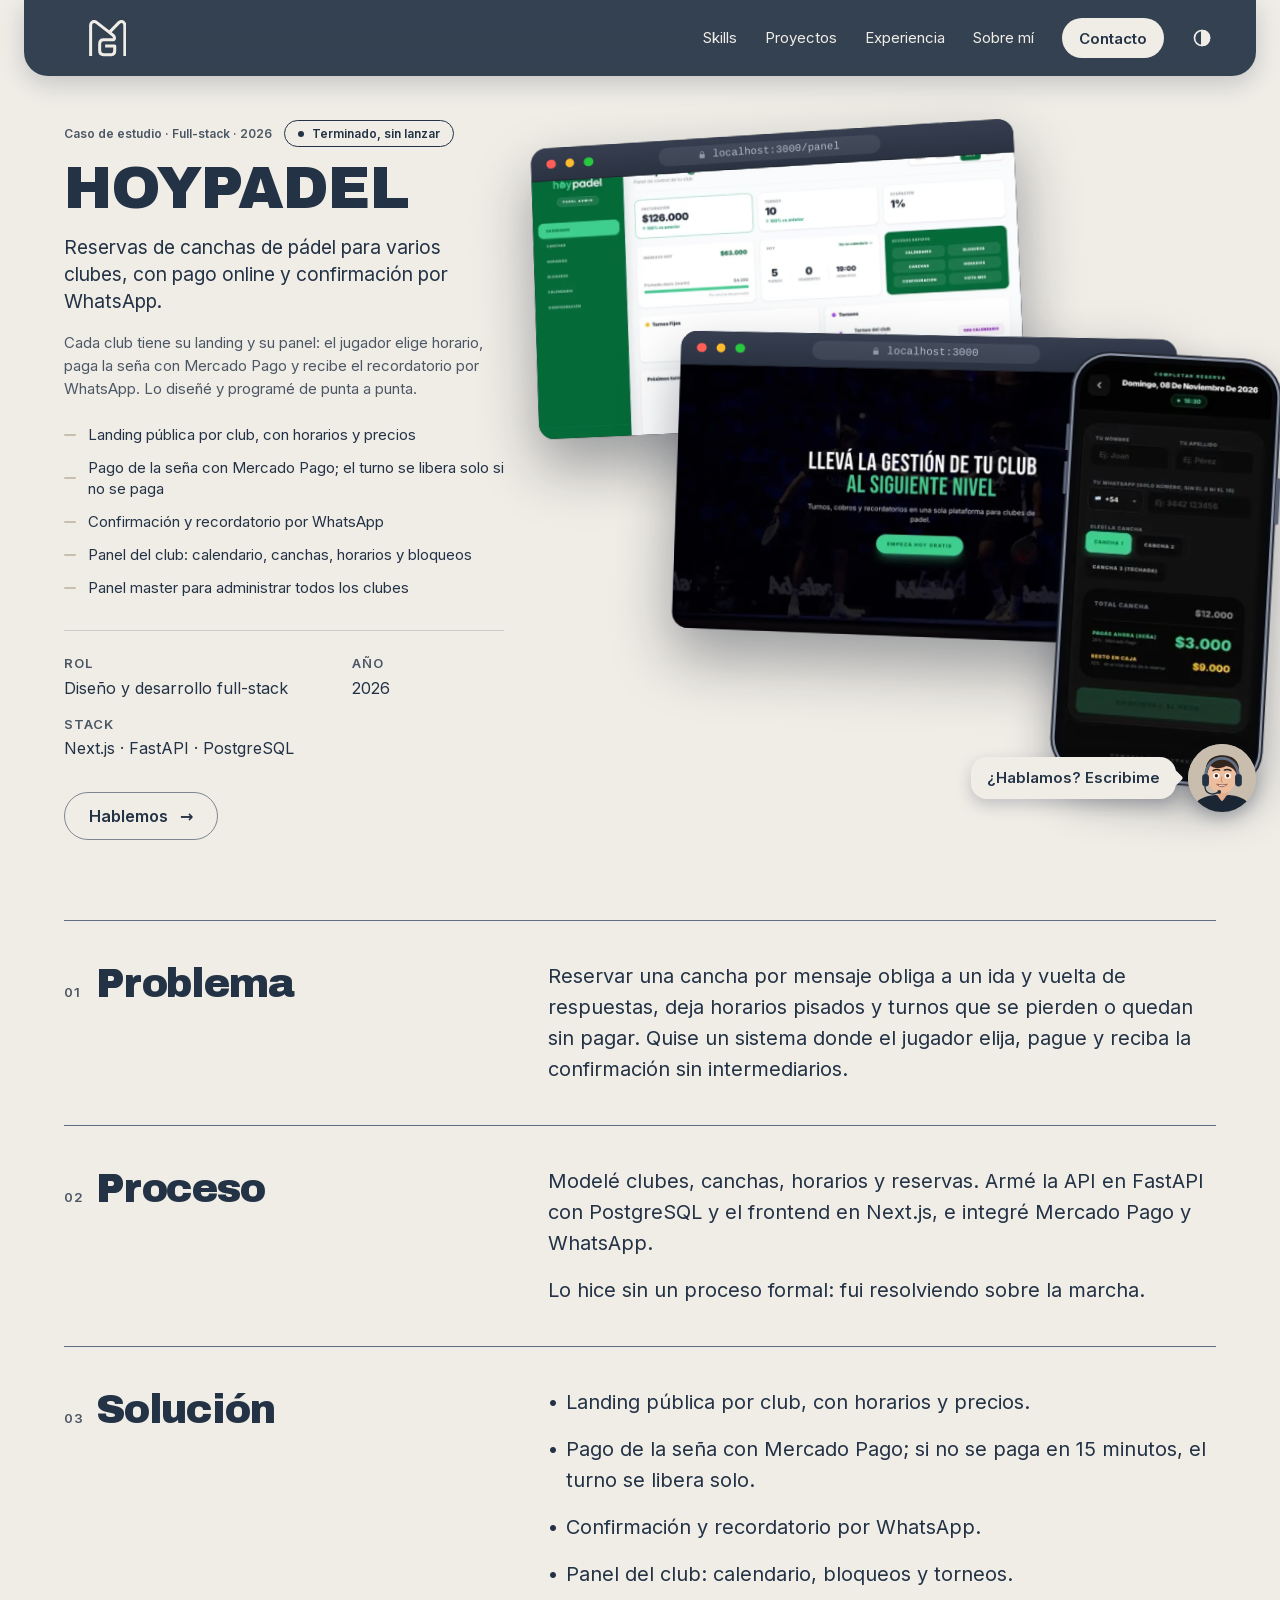
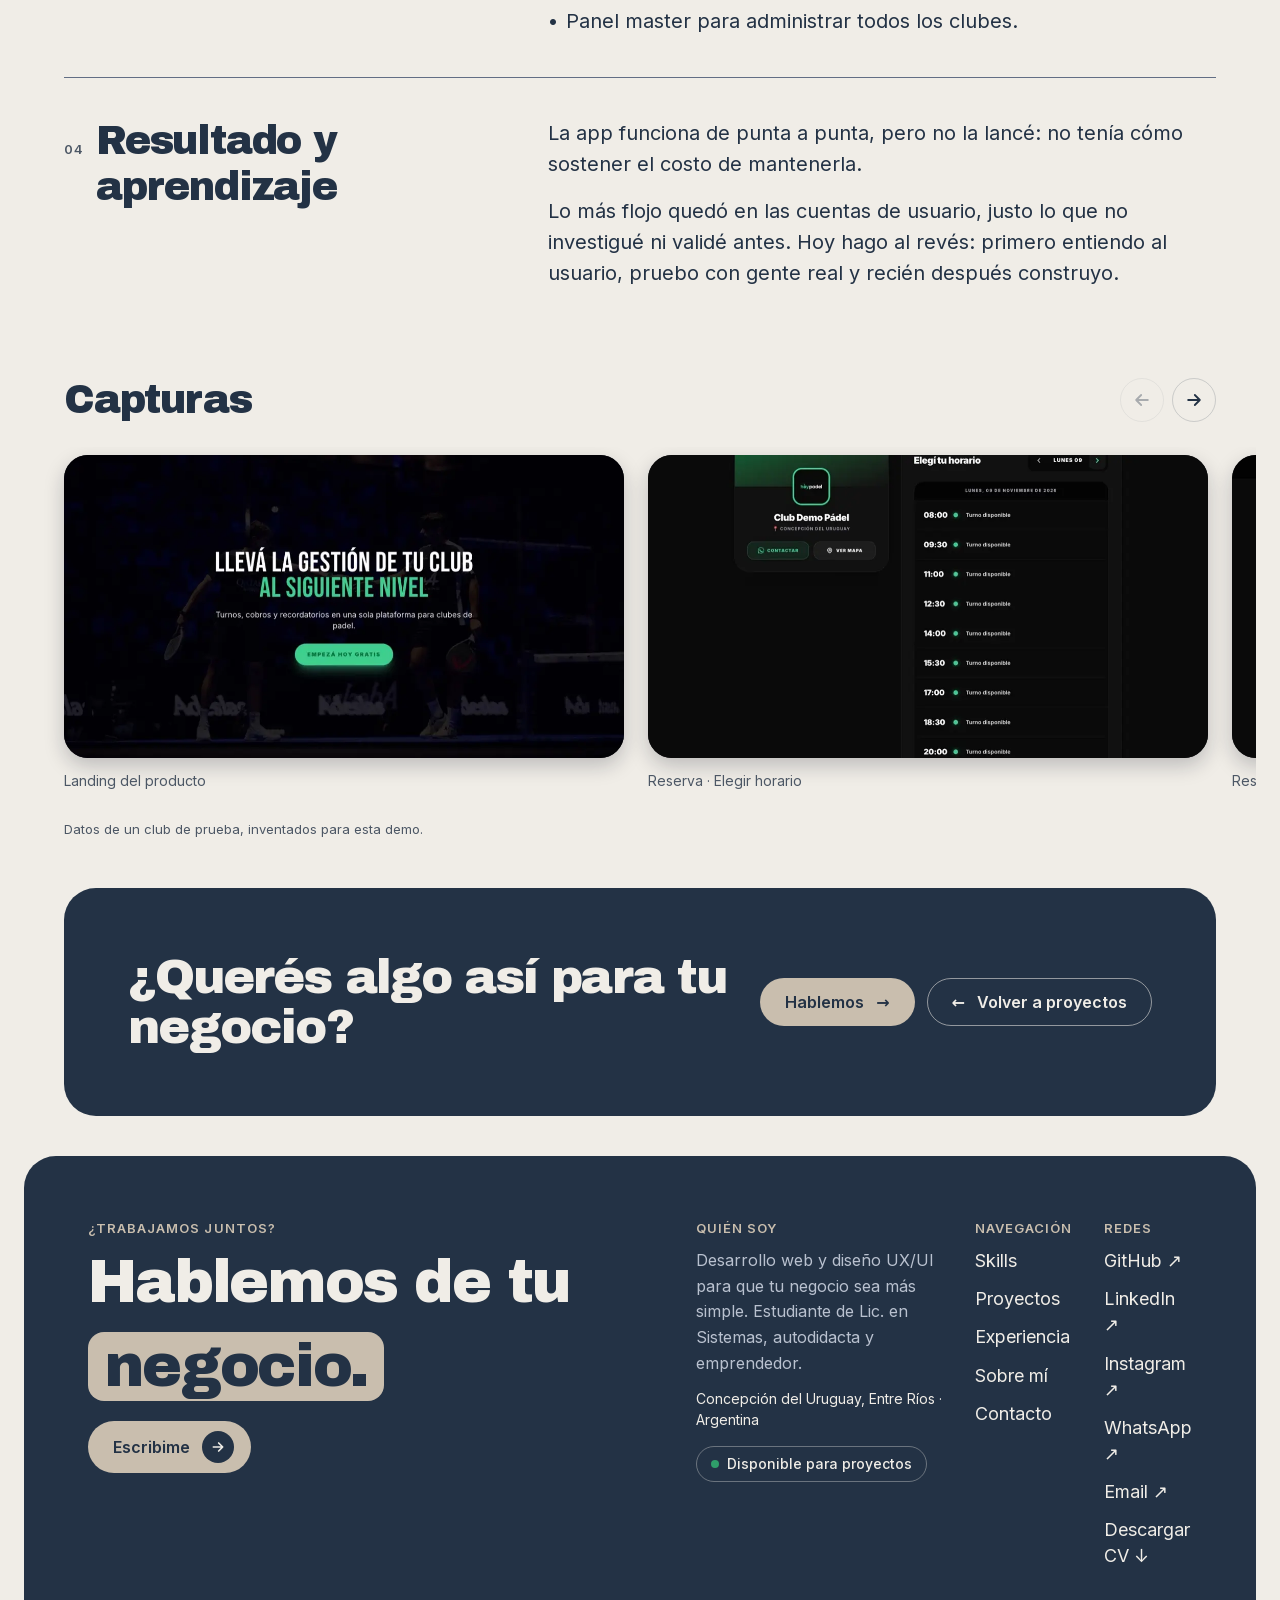
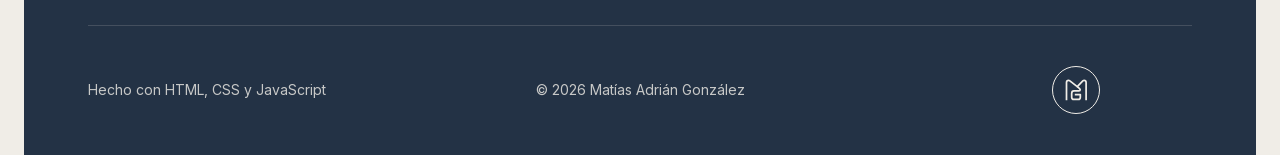
<file: caso-hoypadel.html>
<!DOCTYPE html>
<html lang="es">
<head>
  <meta charset="utf-8">
  <meta name="viewport" content="width=device-width, initial-scale=1">
  <title>HoyPadel · Caso de estudio · Matías González</title>
  <meta name="description" content="Caso de estudio de HoyPadel: reservas de canchas de pádel para varios clubes, con pago online y confirmación por WhatsApp. Diseño y desarrollo full-stack.">
  <meta name="theme-color" content="#233245">
  <link rel="icon" href="assets/favicon.svg" type="image/svg+xml">
  <link rel="icon" href="assets/favicon-32.png" sizes="32x32" type="image/png">
  <link rel="icon" href="favicon.ico" sizes="48x48">
  <link rel="apple-touch-icon" href="assets/apple-touch-icon.png">
  <meta property="og:type" content="article">
  <meta property="og:locale" content="es_AR">
  <meta property="og:title" content="HoyPadel · Caso de estudio">
  <meta property="og:description" content="Reservas de canchas de pádel para varios clubes, con pago online y confirmación por WhatsApp.">
  <link rel="canonical" href="https://matiasadriangonzalez.netlify.app/caso-hoypadel.html">
  <meta property="og:url" content="https://matiasadriangonzalez.netlify.app/caso-hoypadel.html">
  <meta property="og:image" content="https://matiasadriangonzalez.netlify.app/assets/img/og-cover.png">
  <meta property="og:image:width" content="1200">
  <meta property="og:image:height" content="630">
  <meta property="og:image:alt" content="Matías González, desarrollo web y diseño UX/UI">
  <meta name="twitter:card" content="summary_large_image">

  <link rel="preload" href="assets/fonts/archivo-black-latin.woff2" as="font" type="font/woff2" crossorigin>
  <link rel="preload" href="assets/fonts/inter-latin.woff2" as="font" type="font/woff2" crossorigin>
  <link rel="stylesheet" href="css/tokens.css">
  <link rel="stylesheet" href="css/base.css">
  <link rel="stylesheet" href="css/components.css">
  <link rel="stylesheet" href="css/sections.css">
  <link rel="stylesheet" href="css/tiles.css">
  <link rel="stylesheet" href="css/content.css">
  <link rel="stylesheet" href="css/caso.css">
  <script>
    document.documentElement.classList.add('js');
    /* Al cargar: el logo se escribe sobre una pantalla marino. Si se llegó desde otra página del sitio, esa pantalla ya viene completa. */
    try {
      if (!matchMedia('(prefers-reduced-motion: reduce)').matches) {
        var c = document.documentElement.classList;
        c.add('pt-arriving');
        if (sessionStorage.getItem('pt-wipe')) c.add('pt-wipe');
      }
      sessionStorage.removeItem('pt-wipe');
    } catch (e) {}
    try { var t = localStorage.getItem('theme'); if (t) document.documentElement.dataset.theme = t; } catch (e) {}
  </script>
</head>
<body class="page-caso">
  <div class="pt" aria-hidden="true"><svg class="logo-mark" viewBox="220 250 790 790" fill="none" stroke="currentColor" stroke-width="62" stroke-linejoin="round" aria-hidden="true" focusable="false"><path pathLength="1" d="M274 1013V380C274 330 310 300 350 300C365 300 380 308 395 320L660 526L860 320C875 308 890 300 905 300C942 300 978 330 978 380V1013"/><path pathLength="1" d="M660 526L735 585Q765 608 765 640Q765 678 720 678H540C480 678 460 715 460 770V905C460 955 495 985 540 985H700C745 985 770 955 770 905V808H572"/></svg></div>
  <a class="skip-link" href="#contenido">Saltar al contenido</a>

  <header class="nav is-solid" data-nav>
    <div class="nav__bar">
      <a class="nav__logo" href="index.html" aria-label="Matías González, ir al inicio"><svg class="logo-mark" viewBox="220 250 790 790" fill="none" stroke="currentColor" stroke-width="62" stroke-linejoin="round" aria-hidden="true" focusable="false"><path pathLength="1" d="M274 1013V380C274 330 310 300 350 300C365 300 380 308 395 320L660 526L860 320C875 308 890 300 905 300C942 300 978 330 978 380V1013"/><path pathLength="1" d="M660 526L735 585Q765 608 765 640Q765 678 720 678H540C480 678 460 715 460 770V905C460 955 495 985 540 985H700C745 985 770 955 770 905V808H572"/></svg></a>
      <nav class="nav__links" aria-label="Principal">
        <ul>
          <li><a href="index.html#skills">Skills</a></li>
          <li><a href="index.html#proyectos">Proyectos</a></li>
          <li><a href="index.html#experiencia">Experiencia</a></li>
          <li><a href="index.html#sobre-mi">Sobre mí</a></li>
        </ul>
      </nav>
      <a class="btn btn--light nav__cta" href="index.html#contacto">Contacto</a>
      <button class="icon-btn icon-btn--plain" type="button" data-theme-toggle aria-pressed="false" aria-label="Cambiar entre tema claro y oscuro">
        <svg width="20" height="20" viewBox="0 0 24 24" fill="none" stroke="currentColor" stroke-width="2" aria-hidden="true"><circle cx="12" cy="12" r="9"/><path d="M12 3v18" /><path d="M12 3a9 9 0 0 1 0 18z" fill="currentColor"/></svg>
      </button>
      <button class="icon-btn icon-btn--plain nav__burger" type="button" data-menu-open aria-expanded="false" aria-controls="menu-movil" aria-label="Abrir menú">
        <svg width="22" height="22" viewBox="0 0 24 24" fill="none" stroke="currentColor" stroke-width="2" stroke-linecap="round" aria-hidden="true"><path d="M4 7h16M4 12h16M4 17h16"/></svg>
      </button>
    </div>
  </header>

  <div class="menu" id="menu-movil" hidden role="dialog" aria-modal="true" aria-label="Menú">
    <div class="menu__head">
      <a class="nav__logo" href="index.html" data-menu-close aria-label="Matías González, ir al inicio"><svg class="logo-mark" viewBox="220 250 790 790" fill="none" stroke="currentColor" stroke-width="62" stroke-linejoin="round" aria-hidden="true" focusable="false"><path pathLength="1" d="M274 1013V380C274 330 310 300 350 300C365 300 380 308 395 320L660 526L860 320C875 308 890 300 905 300C942 300 978 330 978 380V1013"/><path pathLength="1" d="M660 526L735 585Q765 608 765 640Q765 678 720 678H540C480 678 460 715 460 770V905C460 955 495 985 540 985H700C745 985 770 955 770 905V808H572"/></svg></a>
      <button class="icon-btn" type="button" data-menu-close aria-label="Cerrar menú">
        <svg width="22" height="22" viewBox="0 0 24 24" fill="none" stroke="currentColor" stroke-width="2" stroke-linecap="round" aria-hidden="true"><path d="M6 6l12 12M18 6L6 18"/></svg>
      </button>
    </div>
    <nav class="menu__links" aria-label="Menú móvil">
      <a href="index.html#skills" data-menu-close>Skills</a>
      <a href="index.html#proyectos" data-menu-close>Proyectos</a>
      <a href="index.html#experiencia" data-menu-close>Experiencia</a>
      <a href="index.html#sobre-mi" data-menu-close>Sobre mí</a>
    </nav>
    <div class="menu__extra">
      <a class="btn btn--primary" href="index.html#contacto" data-menu-close>Contacto</a>
      <a href="assets/Matias-Gonzalez-CV.pdf" download>Descargar CV →</a>
    </div>
  </div>

  <main id="contenido">
    <article class="caso" id="inicio">
      <section class="caso__hero" aria-labelledby="titulo-caso">
        <div class="caso__head">
          <p class="caso__meta">
            <span class="caso__cat">Caso de estudio · Full-stack · 2026</span>
            <span class="caso__state"><span class="caso__dot" aria-hidden="true"></span>Terminado, sin lanzar</span>
          </p>
          <h1 class="caso__title" id="titulo-caso">HoyPadel</h1>
        </div>

        <div class="caso__text">
          <p class="caso__lead">Reservas de canchas de pádel para varios clubes, con pago online y confirmación por WhatsApp.</p>
          <p class="caso__desc">Cada club tiene su landing y su panel: el jugador elige horario, paga la seña con Mercado Pago y recibe el recordatorio por WhatsApp. Lo diseñé y programé de punta a punta.</p>
          <ul class="caso__bullets">
            <li>Landing pública por club, con horarios y precios</li>
            <li>Pago de la seña con Mercado Pago; el turno se libera solo si no se paga</li>
            <li>Confirmación y recordatorio por WhatsApp</li>
            <li>Panel del club: calendario, canchas, horarios y bloqueos</li>
            <li>Panel master para administrar todos los clubes</li>
          </ul>
          <dl class="caso__data">
            <div><dt>Rol</dt><dd>Diseño y desarrollo full-stack</dd></div>
            <div><dt>Año</dt><dd>2026</dd></div>
            <div><dt>Stack</dt><dd>Next.js · FastAPI · PostgreSQL</dd></div>
          </dl>
          <a class="btn btn--outline caso__cta" href="index.html#contacto">Hablemos <span aria-hidden="true">→</span></a>
        </div>

        <div class="stage">
        <div class="windows" data-windows>
          <figure class="win win--back">
            <div class="win__bar" aria-hidden="true"><i></i><i></i><i></i><span>localhost:3000/panel</span></div>
            <img fetchpriority="high" src="assets/img/hoypadel/dashboard.webp" width="1100" height="594" alt="Panel de gestión de HoyPadel con ingresos, turnos y accesos rápidos" decoding="async">
          </figure>
          <figure class="win win--front">
            <div class="win__bar" aria-hidden="true"><i></i><i></i><i></i><span>localhost:3000</span></div>
            <img fetchpriority="high" src="assets/img/hoypadel/landing.webp" width="1100" height="594" alt="Landing de HoyPadel: «Llevá la gestión de tu club al siguiente nivel»" decoding="async">
          </figure>
          <figure class="phone">
            <img fetchpriority="high" src="assets/img/hoypadel/celular.webp" width="231" height="500" alt="Pantalla de reserva de HoyPadel en el celular, con el total y el pago de la seña" decoding="async">
          </figure>
        </div>
        </div>
      </section>

      <section class="story" aria-label="Historia del proyecto">
        <div class="story__row" data-reveal>
          <h2 class="story__title"><span class="story__n">01</span>Problema</h2>
          <div class="story__body"><p>Reservar una cancha por mensaje obliga a un ida y vuelta de respuestas, deja horarios pisados y turnos que se pierden o quedan sin pagar. Quise un sistema donde el jugador elija, pague y reciba la confirmación sin intermediarios.</p></div>
        </div>
        <div class="story__row" data-reveal>
          <h2 class="story__title"><span class="story__n">02</span>Proceso</h2>
          <div class="story__body">
            <p>Modelé clubes, canchas, horarios y reservas. Armé la API en FastAPI con PostgreSQL y el frontend en Next.js, e integré Mercado Pago y WhatsApp.</p>
            <p>Lo hice sin un proceso formal: fui resolviendo sobre la marcha.</p>
          </div>
        </div>
        <div class="story__row" data-reveal>
          <h2 class="story__title"><span class="story__n">03</span>Solución</h2>
          <div class="story__body">
            <ul class="story__list">
              <li>Landing pública por club, con horarios y precios.</li>
              <li>Pago de la seña con Mercado Pago; si no se paga en 15 minutos, el turno se libera solo.</li>
              <li>Confirmación y recordatorio por WhatsApp.</li>
              <li>Panel del club: calendario, bloqueos y torneos.</li>
              <li>Panel master para administrar todos los clubes.</li>
            </ul>
          </div>
        </div>
        <div class="story__row" data-reveal>
          <h2 class="story__title"><span class="story__n">04</span>Resultado y aprendizaje</h2>
          <div class="story__body">
            <p>La app funciona de punta a punta, pero no la lancé: no tenía cómo sostener el costo de mantenerla.</p>
            <p>Lo más flojo quedó en las cuentas de usuario, justo lo que no investigué ni validé antes. Hoy hago al revés: primero entiendo al usuario, pruebo con gente real y recién después construyo.</p>
          </div>
        </div>
      </section>

      <section class="shots" aria-labelledby="t-capturas">
        <div class="shots__head">
          <h2 class="shots__title" id="t-capturas">Capturas</h2>
          <div class="shots__nav">
            <button class="icon-btn shots__btn" type="button" data-shots-prev aria-label="Capturas anteriores"><svg width="20" height="20" viewBox="0 0 24 24" fill="none" stroke="currentColor" stroke-width="2.2" stroke-linecap="round" stroke-linejoin="round" aria-hidden="true"><path d="M19 12H5M11 6l-6 6 6 6"/></svg></button>
            <button class="icon-btn shots__btn" type="button" data-shots-next aria-label="Capturas siguientes"><svg width="20" height="20" viewBox="0 0 24 24" fill="none" stroke="currentColor" stroke-width="2.2" stroke-linecap="round" stroke-linejoin="round" aria-hidden="true"><path d="M5 12h14M13 6l6 6-6 6"/></svg></button>
          </div>
        </div>
        <ul class="shots__track" tabindex="0" aria-label="Capturas de HoyPadel; se desplazan con las flechas del teclado" data-shots>
            <li class="shot">
              <figure>
                <img src="assets/img/hoypadel/landing.webp" width="1100" height="594" alt="Landing del producto de HoyPadel" loading="lazy" decoding="async">
                <figcaption>Landing del producto</figcaption>
              </figure>
            </li>
            <li class="shot">
              <figure>
                <img src="assets/img/hoypadel/horario.webp" width="1100" height="594" alt="Reserva · Elegir horario de HoyPadel" loading="lazy" decoding="async">
                <figcaption>Reserva · Elegir horario</figcaption>
              </figure>
            </li>
            <li class="shot">
              <figure>
                <img src="assets/img/hoypadel/pago.webp" width="1100" height="594" alt="Reserva · Datos y pago de la seña de HoyPadel" loading="lazy" decoding="async">
                <figcaption>Reserva · Datos y pago de la seña</figcaption>
              </figure>
            </li>
            <li class="shot">
              <figure>
                <img src="assets/img/hoypadel/dashboard.webp" width="1100" height="594" alt="Panel · Dashboard de HoyPadel" loading="lazy" decoding="async">
                <figcaption>Panel · Dashboard</figcaption>
              </figure>
            </li>
            <li class="shot">
              <figure>
                <img src="assets/img/hoypadel/calendario.webp" width="1100" height="594" alt="Panel · Calendario de turnos de HoyPadel" loading="lazy" decoding="async">
                <figcaption>Panel · Calendario de turnos</figcaption>
              </figure>
            </li>
            <li class="shot">
              <figure>
                <img src="assets/img/hoypadel/canchas.webp" width="1100" height="594" alt="Panel · Canchas de HoyPadel" loading="lazy" decoding="async">
                <figcaption>Panel · Canchas</figcaption>
              </figure>
            </li>
            <li class="shot">
              <figure>
                <img src="assets/img/hoypadel/horarios.webp" width="1100" height="594" alt="Panel · Horarios de HoyPadel" loading="lazy" decoding="async">
                <figcaption>Panel · Horarios</figcaption>
              </figure>
            </li>
            <li class="shot">
              <figure>
                <img src="assets/img/hoypadel/config.webp" width="1100" height="594" alt="Panel · Configuración del club de HoyPadel" loading="lazy" decoding="async">
                <figcaption>Panel · Configuración del club</figcaption>
              </figure>
            </li>
        </ul>
        <p class="shots__hint">Datos de un club de prueba, inventados para esta demo.</p>
      </section>

      <section class="caso__cta-final" aria-labelledby="t-cta">
        <h2 class="caso__cta-title" id="t-cta">¿Querés algo así para tu negocio?</h2>
        <div class="caso__cta-btns">
          <a class="btn btn--primary" href="index.html#contacto">Hablemos <span aria-hidden="true">→</span></a>
          <a class="btn btn--ghost" href="index.html#proyectos"><span aria-hidden="true">←</span> Volver a proyectos</a>
        </div>
      </section>
    </article>
  </main>

  <footer class="footer" data-footer>
    <div class="footer__inner">
      <div class="footer__top">
        <div class="footer__call">
          <p class="footer__over">¿Trabajamos juntos?</p>
          <p class="footer__lead">Hablemos de tu <span class="mark">negocio.</span></p>
          <a class="btn btn--primary" href="index.html#contacto" data-goto-form>Escribime
            <span class="btn__arrow" aria-hidden="true"><svg width="16" height="16" viewBox="0 0 24 24" fill="none" stroke="currentColor" stroke-width="2.5" stroke-linecap="round" stroke-linejoin="round"><path d="M5 12h14M13 6l6 6-6 6"/></svg></span>
          </a>
        </div>

        <div class="footer__right">
          <div class="footer__about">
            <p class="footer__colt">Quién soy</p>
            <p class="footer__bio">Desarrollo web y diseño UX/UI para que tu negocio sea más simple. Estudiante de Lic. en Sistemas, autodidacta y emprendedor.</p>
            <p class="footer__where">Concepción del Uruguay, Entre Ríos · Argentina</p>
            <p class="footer__avail"><span class="tl__pulse" aria-hidden="true"></span>Disponible para proyectos</p>
          </div>

          <div class="footer__cols">
            <nav aria-label="Navegación del pie de página">
              <p class="footer__colt">Navegación</p>
              <ul>
                <li><a href="index.html#skills">Skills</a></li>
                <li><a href="index.html#proyectos">Proyectos</a></li>
                <li><a href="index.html#experiencia">Experiencia</a></li>
                <li><a href="index.html#sobre-mi">Sobre mí</a></li>
                <li><a href="index.html#contacto">Contacto</a></li>
              </ul>
            </nav>
            <div>
              <p class="footer__colt">Redes</p>
              <ul>
                <li><a href="https://github.com/matiasadriangonzalez" target="_blank" rel="noopener noreferrer">GitHub <span aria-hidden="true">↗</span><span class="visually-hidden"> (se abre en una pestaña nueva)</span></a></li>
                <li><a href="https://www.linkedin.com/in/mat%C3%ADas-gonz%C3%A1lez-69366821a/" target="_blank" rel="noopener noreferrer">LinkedIn <span aria-hidden="true">↗</span><span class="visually-hidden"> (se abre en una pestaña nueva)</span></a></li>
                <li><a href="https://www.instagram.com/matigonzalez1_/" target="_blank" rel="noopener noreferrer">Instagram <span aria-hidden="true">↗</span><span class="visually-hidden"> (se abre en una pestaña nueva)</span></a></li>
                <li><a href="https://wa.me/543442670050" target="_blank" rel="noopener noreferrer">WhatsApp <span aria-hidden="true">↗</span><span class="visually-hidden"> (se abre en una pestaña nueva)</span></a></li>
                <li><a href="mailto:matiasadriangonzalez23@gmail.com">Email <span aria-hidden="true">↗</span></a></li>
                <li><a href="assets/Matias-Gonzalez-CV.pdf" download>Descargar CV <span aria-hidden="true">↓</span></a></li>
              </ul>
            </div>
          </div>
        </div>
      </div>


      <div class="footer__legal">
        <p>© 2026 Matías Adrián González</p>
        <p>Hecho con HTML, CSS y JavaScript</p>
        <a class="footer__up" href="#inicio" aria-label="Volver arriba" title="Volver arriba"><svg class="logo-mark" viewBox="220 250 790 790" fill="none" stroke="currentColor" stroke-width="62" stroke-linejoin="round" aria-hidden="true" focusable="false"><path pathLength="1" d="M274 1013V380C274 330 310 300 350 300C365 300 380 308 395 320L660 526L860 320C875 308 890 300 905 300C942 300 978 330 978 380V1013"/><path pathLength="1" d="M660 526L735 585Q765 608 765 640Q765 678 720 678H540C480 678 460 715 460 770V905C460 955 495 985 540 985H700C745 985 770 955 770 905V808H572"/></svg></a>
      </div>
    </div>
  </footer>

  <a class="fab is-visible" href="https://wa.me/543442670050" target="_blank" rel="noopener noreferrer" aria-label="Escribime por WhatsApp (se abre en una pestaña nueva)" data-fab>
    <svg class="avatar" viewBox="0 0 120 120" aria-hidden="true" focusable="false">
      <rect class="avatar__bg" width="120" height="120"/>
      <path d="M6 126C8 98 28 92 48 90H72C92 92 112 98 114 126Z" fill="#1B2634"/>
      <g class="avatar__head">
        <path d="M50 76H70V92L60 101L50 92Z" fill="#E2AE8C"/>
        <path d="M46 90L60 103L52 91Z M74 90L60 103L68 91Z" fill="#1B2634"/>
        <circle cx="34" cy="62" r="5" fill="#E8B796"/>
        <circle cx="86" cy="62" r="5" fill="#E8B796"/>
        <ellipse cx="60" cy="58" rx="25.5" ry="29" fill="#EDBE9E"/>
        <path d="M33 58C26 30 44 19 62 20C84 21 96 36 87 59C85 47 79 41 67 39C57 45 45 43 39 38C36 44 34 51 33 58Z" fill="#33241D"/>
        <path d="M44 47Q50 43.5 56 46M64 46Q70 43.5 76 47" stroke="#33241D" stroke-width="2.4" fill="none" stroke-linecap="round"/>
        <g class="avatar__eyes">
          <ellipse cx="50" cy="56" rx="5.6" ry="5" fill="#fff"/>
          <ellipse cx="70" cy="56" rx="5.6" ry="5" fill="#fff"/>
          <circle class="avatar__pupil" cx="50" cy="56" r="2.9" fill="#3A2418"/>
          <circle class="avatar__pupil" cx="70" cy="56" r="2.9" fill="#3A2418"/>
        </g>
        <path d="M60 58Q57.5 66 60.5 67.5" stroke="#C98F6E" stroke-width="1.8" fill="none" stroke-linecap="round"/>
        <path d="M50.5 71Q60 80 69.5 71Q60 73.5 50.5 71Z" fill="#fff" stroke="#9A5B45" stroke-width="1.6" stroke-linejoin="round"/>
        <path d="M31 60C29 14 91 14 89 60" stroke="#626E84" stroke-width="5" fill="none" stroke-linecap="round"/>
        <rect x="25" y="53" width="12" height="22" rx="6" fill="#233245"/>
        <rect x="83" y="53" width="12" height="22" rx="6" fill="#233245"/>
        <path d="M30 73C29 89 44 91 54 85" stroke="#233245" stroke-width="2.4" fill="none" stroke-linecap="round"/>
        <circle cx="55" cy="84.5" r="3.4" fill="#233245"/>
      </g>
    </svg>
  </a>
  <p class="fab-bubble" aria-hidden="true" data-fab-bubble>¿Hablamos? Escribime</p>

  <script src="js/main.js" defer></script>
  <script src="js/caso.js" defer></script>
</body>
</html>
</file>
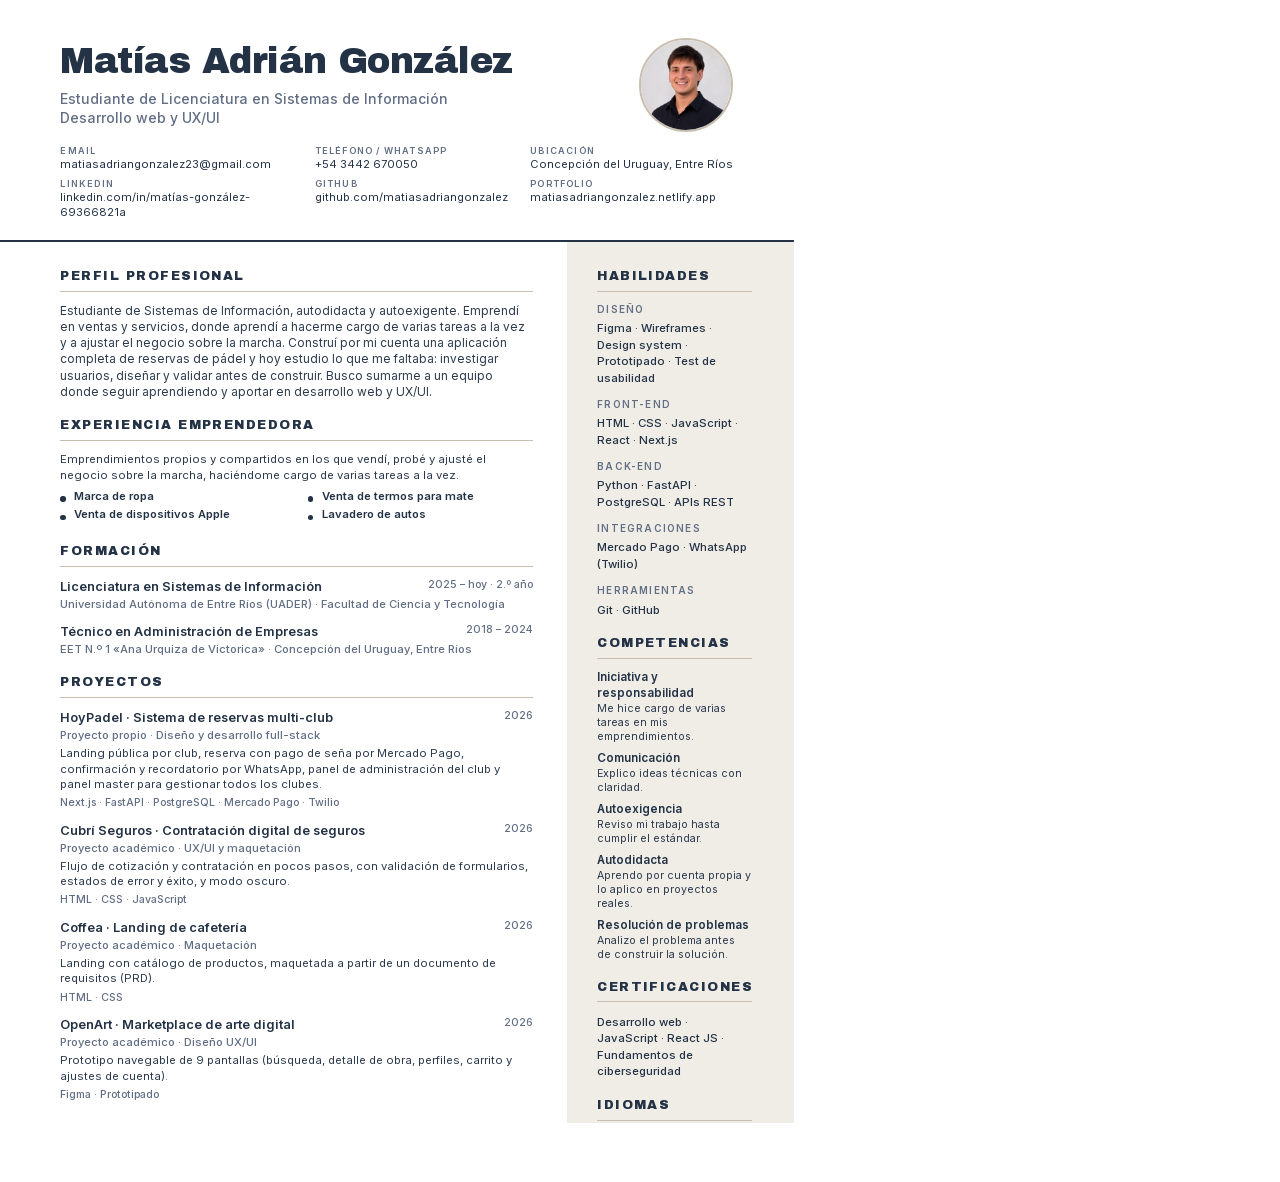
<file: assets/cv/cv.html>
<!DOCTYPE html>
<html lang="es">
<head>
<meta charset="utf-8">
<title>Matías Adrián González · Currículum vitae</title>
<style>
  @font-face { font-family: 'Archivo Black'; src: url('../fonts/archivo-black-latin.woff2') format('woff2'); }
  @font-face { font-family: 'Inter'; src: url('../fonts/inter-latin.woff2') format('woff2'); font-weight: 400 600; }
  @page { size: A4; margin: 0; }
  :root { --marino:#233245; --lino:#C9BEAE; --crema:#F0EDE7; --azul:#626E84; --texto:#2C3A4D; }
  * { box-sizing: border-box; margin: 0; padding: 0; }
  html, body { width: 210mm; height: 297mm; overflow: hidden; }
  body { display: flex; flex-direction: column; font-family: 'Inter', system-ui, sans-serif; color: var(--texto); background: #fff; font-size: 8.5pt; line-height: 1.36; -webkit-print-color-adjust: exact; print-color-adjust: exact; }

  .head { padding: 10mm 16mm 5mm; border-bottom: 2.2pt solid var(--marino); }
  .head h1 { font-family: 'Archivo Black', 'Inter', sans-serif; font-weight: 400; font-size: 27pt; line-height: 1.05; letter-spacing: -0.4pt; color: var(--marino); }
  .head .rol { margin-top: 2.2mm; font-size: 10.5pt; font-weight: 500; color: var(--azul); }
  .top { display: flex; justify-content: space-between; align-items: center; gap: 8mm; }
  .foto { width: 25mm; height: 25mm; border-radius: 50%; object-fit: cover; object-position: 50% 24%; border: 1.6pt solid var(--lino); flex: none; }
  .contacto { margin-top: 3.4mm; display: grid; grid-template-columns: repeat(3, auto); justify-content: space-between; gap: 1.4mm 6mm; font-size: 8.4pt; color: var(--marino); }
  .contacto b { display: block; font-size: 6.8pt; text-transform: uppercase; letter-spacing: 0.9pt; color: var(--azul); font-weight: 600; }

  .cuerpo { display: grid; grid-template-columns: 1fr 60mm; flex: 1; }
  .main { padding: 7mm 9mm 0 16mm; }
  .lado { background: var(--crema); padding: 7mm 11mm 0 8mm; }

  h2 { font-family: 'Archivo Black', 'Inter', sans-serif; font-weight: 400; font-size: 9.6pt; text-transform: uppercase; letter-spacing: 1.1pt; color: var(--marino); padding-bottom: 1.4mm; margin-bottom: 3mm; border-bottom: 0.9pt solid var(--lino); }
  section { margin-bottom: 4.6mm; }
  .perfil { font-size: 8.9pt; }

  .item { margin-bottom: 3mm; }
  .item h3 { font-size: 9.6pt; font-weight: 600; color: var(--marino); display: flex; justify-content: space-between; gap: 4mm; }
  .item h3 small { font-weight: 500; font-size: 8pt; color: var(--azul); white-space: nowrap; }
  .item .lugar { color: var(--azul); font-weight: 500; font-size: 8.4pt; margin-top: 0.3mm; }
  .item p { margin-top: 0.8mm; }
  .item .stack { margin-top: 1mm; font-size: 8pt; color: var(--azul); font-weight: 500; }

  ul { list-style: none; }
  .puntos li { padding-left: 3.6mm; position: relative; margin-bottom: 1.2mm; }
  .puntos li::before { content: ''; position: absolute; left: 0; top: 1.9mm; width: 1.4mm; height: 1.4mm; border-radius: 50%; background: var(--marino); }

  .grupo { margin-bottom: 3.2mm; }
  .grupo h4 { font-size: 7.4pt; text-transform: uppercase; letter-spacing: 0.9pt; color: var(--azul); margin-bottom: 1mm; font-weight: 600; }
  .grupo p { color: var(--marino); font-weight: 500; font-size: 8.5pt; line-height: 1.45; }

  .comp li { margin-bottom: 2mm; }
  .comp b { display: block; color: var(--marino); font-weight: 600; font-size: 8.7pt; }
  .comp span { font-size: 8pt; line-height: 1.3; display: block; }
  .exp-intro { margin-bottom: 1.6mm; }
  .exp { display: grid; grid-template-columns: 1fr 1fr; column-gap: 6mm; }
  .exp li { margin-bottom: 0.8mm; }
  .exp b { color: var(--marino); font-weight: 600; }
  .idiomas { color: var(--azul); font-weight: 500; }
  .idiomas b { color: var(--marino); font-weight: 600; }
  .idiomas i { font-style: normal; margin: 0 1.5mm; }
  .simple li { margin-bottom: 1mm; color: var(--marino); font-weight: 500; }
</style>
</head>
<body>
  <header class="head">
    <div class="top">
      <div>
        <h1>Matías Adrián González</h1>
        <div class="rol">Estudiante de Licenciatura en Sistemas de Información<br>Desarrollo web y UX/UI</div>
      </div>
      <img class="foto" src="../fotos/foto-sobre-mi.jpg" alt="Matías Adrián González">
    </div>
    <div class="contacto">
      <span><b>Email</b>matiasadriangonzalez23@gmail.com</span>
      <span><b>Teléfono / WhatsApp</b>+54 3442 670050</span>
      <span><b>Ubicación</b>Concepción del Uruguay, Entre Ríos</span>
      <span><b>LinkedIn</b>linkedin.com/in/matías-gonzález-69366821a</span>
      <span><b>GitHub</b>github.com/matiasadriangonzalez</span>
      <span><b>Portfolio</b>matiasadriangonzalez.netlify.app</span>
    </div>
  </header>

  <div class="cuerpo">
    <main class="main">
      <section>
        <h2>Perfil profesional</h2>
        <p class="perfil">Estudiante de Sistemas de Información, autodidacta y autoexigente. Emprendí en ventas y servicios, donde aprendí a hacerme cargo de varias tareas a la vez y a ajustar el negocio sobre la marcha. Construí por mi cuenta una aplicación completa de reservas de pádel y hoy estudio lo que me faltaba: investigar usuarios, diseñar y validar antes de construir. Busco sumarme a un equipo donde seguir aprendiendo y aportar en desarrollo web y UX/UI.</p>
      </section>

      <section>
        <h2>Experiencia emprendedora</h2>
        <p class="exp-intro">Emprendimientos propios y compartidos en los que vendí, probé y ajusté el negocio sobre la marcha, haciéndome cargo de varias tareas a la vez.</p>
        <ul class="puntos exp">
          <li><b>Marca de ropa</b></li>
          <li><b>Venta de termos para mate</b></li>
          <li><b>Venta de dispositivos Apple</b></li>
          <li><b>Lavadero de autos</b></li>
        </ul>
      </section>

      <section>
        <h2>Formación</h2>
        <div class="item">
          <h3>Licenciatura en Sistemas de Información <small>2025 – hoy · 2.º año</small></h3>
          <div class="lugar">Universidad Autónoma de Entre Ríos (UADER) · Facultad de Ciencia y Tecnología</div>
        </div>
        <div class="item">
          <h3>Técnico en Administración de Empresas <small>2018 – 2024</small></h3>
          <div class="lugar">EET N.º 1 «Ana Urquiza de Victorica» · Concepción del Uruguay, Entre Ríos</div>
        </div>
      </section>

      <section>
        <h2>Proyectos</h2>
        <div class="item">
          <h3>HoyPadel · Sistema de reservas multi-club <small>2026</small></h3>
          <div class="lugar">Proyecto propio · Diseño y desarrollo full-stack</div>
          <p>Landing pública por club, reserva con pago de seña por Mercado Pago, confirmación y recordatorio por WhatsApp, panel de administración del club y panel master para gestionar todos los clubes.</p>
          <div class="stack">Next.js · FastAPI · PostgreSQL · Mercado Pago · Twilio</div>
        </div>
        <div class="item">
          <h3>Cubrí Seguros · Contratación digital de seguros <small>2026</small></h3>
          <div class="lugar">Proyecto académico · UX/UI y maquetación</div>
          <p>Flujo de cotización y contratación en pocos pasos, con validación de formularios, estados de error y éxito, y modo oscuro.</p>
          <div class="stack">HTML · CSS · JavaScript</div>
        </div>
        <div class="item">
          <h3>Coffea · Landing de cafetería <small>2026</small></h3>
          <div class="lugar">Proyecto académico · Maquetación</div>
          <p>Landing con catálogo de productos, maquetada a partir de un documento de requisitos (PRD).</p>
          <div class="stack">HTML · CSS</div>
        </div>
        <div class="item">
          <h3>OpenArt · Marketplace de arte digital <small>2026</small></h3>
          <div class="lugar">Proyecto académico · Diseño UX/UI</div>
          <p>Prototipo navegable de 9 pantallas (búsqueda, detalle de obra, perfiles, carrito y ajustes de cuenta).</p>
          <div class="stack">Figma · Prototipado</div>
        </div>
    </main>

    <aside class="lado">
      <section>
        <h2>Habilidades</h2>
        <div class="grupo"><h4>Diseño</h4><p>Figma · Wireframes · Design system · Prototipado · Test de usabilidad</p></div>
        <div class="grupo"><h4>Front-end</h4><p>HTML · CSS · JavaScript · React · Next.js</p></div>
        <div class="grupo"><h4>Back-end</h4><p>Python · FastAPI · PostgreSQL · APIs REST</p></div>
        <div class="grupo"><h4>Integraciones</h4><p>Mercado Pago · WhatsApp (Twilio)</p></div>
        <div class="grupo"><h4>Herramientas</h4><p>Git · GitHub</p></div>
      </section>

      <section>
        <h2>Competencias</h2>
        <ul class="comp">
          <li><b>Iniciativa y responsabilidad</b><span>Me hice cargo de varias tareas en mis emprendimientos.</span></li>
          <li><b>Comunicación</b><span>Explico ideas técnicas con claridad.</span></li>
          <li><b>Autoexigencia</b><span>Reviso mi trabajo hasta cumplir el estándar.</span></li>
          <li><b>Autodidacta</b><span>Aprendo por cuenta propia y lo aplico en proyectos reales.</span></li>
          <li><b>Resolución de problemas</b><span>Analizo el problema antes de construir la solución.</span></li>
        </ul>
      </section>

      <section>
        <h2>Certificaciones</h2>
        <div class="grupo"><p>Desarrollo web · JavaScript · React JS · Fundamentos de ciberseguridad</p></div>
      </section>

      <section>
        <h2>Idiomas</h2>
        <div class="grupo"><p>Español: nativo · Inglés: básico a intermedio</p></div>
      </section>

    </aside>
  </div>
</body>
</html>
</file>
<file: css/tokens.css>
/* Fuentes alojadas en el sitio (licencia OFL), solo el subconjunto latino: cubre el español completo */
@font-face {
  font-family: "Archivo Black";
  font-style: normal;
  font-weight: 400;
  font-display: swap;
  src: url("../assets/fonts/archivo-black-latin.woff2") format("woff2");
}

@font-face {
  font-family: "Inter";
  font-style: normal;
  font-weight: 400 600;
  font-display: swap;
  src: url("../assets/fonts/inter-latin.woff2") format("woff2");
}

/* Design tokens: espejo de las variables de Figma (Primitives, Color, Spacing, Radius). */
:root {
  /* Primitives */
  --marino: #233245;
  --piedra: #ded6ca;
  --lino: #c9beae;
  --azul-polvo: #626e84;
  --crema: #f0ede7;

  /* Color · Light (default) */
  --bg: var(--crema);
  --text: var(--marino);
  --muted: #4c5765; /* del prototipo: más de 6:1 sobre crema (AA) */
  --tile-alt: var(--piedra);
  --accent: var(--lino);
  --line: rgb(35 50 69 / 0.18);
  --hero-bg: var(--marino); /* el hero y el footer son marino en ambos temas */
  --on-dark: var(--crema);
  --on-dark-muted: #b9c1cf;

  /* Baldosas (skills y proyectos): "a" oscura, "b" clara en tema claro */
  --tile-a-bg: var(--marino);
  --tile-a-fg: var(--crema);
  --tile-a-muted: #b9b5af;
  --tile-b-bg: var(--piedra);
  --tile-b-fg: var(--marino);
  --tile-b-muted: #4c5765; /* más de 5:1 sobre piedra */

  /* Tipografía */
  --font-display: "Archivo Black", "Arial Black", system-ui, sans-serif;
  --font-body: "Inter", system-ui, -apple-system, "Segoe UI", sans-serif;

  /* Spacing */
  --s-1: 4px;
  --s-2: 8px;
  --s-3: 12px;
  --s-4: 16px;
  --s-5: 24px;
  --s-6: 32px;
  --s-7: 48px;
  --s-8: 64px;
  --s-9: 96px;

  /* Radius */
  --r-1: 8px;
  --r-2: 16px;
  --r-3: 24px;
  --r-4: 32px;
  --r-pill: 999px;

  /* Layout */
  --nav-h: 76px;
  --gutter: 24px;
  --ease: cubic-bezier(0.22, 1, 0.36, 1);
}

[data-theme="dark"] {
  --bg: #1b2634;
  --text: var(--crema);
  --muted: #b2bac8;
  --tile-alt: #2a394d;
  --line: rgb(240 237 231 / 0.18);
  --tile-b-bg: #2a394d;
  --tile-b-fg: var(--crema);
  --tile-b-muted: #b9c1cf;
}

@media (max-width: 767px) {
  :root {
    --nav-h: 60px;
    --gutter: 0px; /* el hero va de borde a borde en celular */
  }
}
</file>
<file: css/base.css>
*,
*::before,
*::after {
  box-sizing: border-box;
}

html {
  scroll-behavior: smooth;
  -webkit-text-size-adjust: 100%;
}

body {
  margin: 0;
  background: var(--bg);
  color: var(--text);
  font-family: var(--font-body);
  font-size: 1rem;
  line-height: 1.55;
  -webkit-font-smoothing: antialiased;
}

h1,
h2,
h3,
p,
ul {
  margin: 0;
}

ul {
  padding: 0;
  list-style: none;
}

img,
svg {
  display: block;
  max-width: 100%;
}

a {
  color: inherit;
  text-decoration: none;
}

button {
  font: inherit;
  color: inherit;
  cursor: pointer;
}

/* Cada sección ancla deja espacio para la barra fija (nav + aire) */
section[id] {
  scroll-margin-top: calc(var(--nav-h) + var(--s-6));
}

:focus-visible {
  outline: 3px solid var(--text);
  outline-offset: 3px;
  border-radius: var(--r-1);
}

.on-dark :focus-visible,
.nav :focus-visible,
.menu :focus-visible {
  outline-color: var(--on-dark);
}

.skip-link {
  position: fixed;
  top: var(--s-3);
  left: var(--s-3);
  z-index: 100;
  padding: var(--s-3) var(--s-4);
  background: var(--lino);
  color: var(--marino);
  font-weight: 600;
  border-radius: var(--r-pill);
  transform: translateY(-200%);
  transition: transform 0.2s var(--ease);
}

.skip-link:focus {
  transform: none;
}

.visually-hidden {
  position: absolute;
  width: 1px;
  height: 1px;
  margin: -1px;
  padding: 0;
  overflow: hidden;
  clip: rect(0 0 0 0);
  white-space: nowrap;
  border: 0;
}

@media (prefers-reduced-motion: reduce) {
  html {
    scroll-behavior: auto;
  }

  *,
  *::before,
  *::after {
    animation-duration: 0.001ms !important;
    animation-iteration-count: 1 !important;
    transition-duration: 0.001ms !important;
  }
}
</file>
<file: css/components.css>
/* Componentes del design system: botón, píldora, marca resaltada, botón de ícono, WhatsApp FAB. */

/* Botón: reposo, hover (velo suave), foco (base.css) y presionado */
.btn {
  position: relative;
  isolation: isolate;
  display: inline-flex;
  align-items: center;
  gap: var(--s-3);
  min-height: 48px;
  padding: 0 var(--s-5);
  border: 1px solid transparent;
  border-radius: var(--r-pill);
  font-weight: 600;
  line-height: 1;
  white-space: nowrap;
  transition: transform 0.2s var(--ease);
}

.btn::after {
  content: "";
  position: absolute;
  inset: 0;
  z-index: -1;
  border-radius: inherit;
  background: var(--veil, rgb(35 50 69 / 0.1));
  opacity: 0;
  transition: opacity 0.25s var(--ease);
}

.btn:active {
  transform: scale(0.98);
}

.btn--primary {
  background: var(--lino);
  color: var(--marino);
}

.btn--ghost {
  --veil: rgb(255 255 255 / 0.12);
  border-color: rgb(240 237 231 / 0.55);
  color: var(--on-dark);
}

.btn--outline {
  --veil: rgb(35 50 69 / 0.08);
  border-color: color-mix(in srgb, var(--text) 55%, transparent);
  color: var(--text);
}

.btn--light {
  background: var(--crema);
  color: var(--marino);
  min-height: 40px;
  padding: 0 var(--s-4);
  font-size: 0.9375rem;
}

.btn__arrow {
  display: grid;
  place-items: center;
  width: 32px;
  height: 32px;
  margin-right: calc(var(--s-3) * -1 + 4px);
  border-radius: 50%;
  background: var(--marino);
  color: var(--crema);
}

@media (hover: hover) {
  .btn:hover::after {
    opacity: 1;
  }
}

/* Marca resaltada ("más simple") */
.mark {
  display: inline-block;
  padding: 0 0.18em 0.04em;
  border-radius: var(--r-2);
  background: var(--lino);
  color: var(--marino);
}

/* Píldora de estado */
.pill {
  display: inline-flex;
  align-items: center;
  gap: var(--s-2);
  min-height: 48px;
  padding: 0 var(--s-4);
  border: 1px solid rgb(240 237 231 / 0.35);
  border-radius: var(--r-pill);
  color: var(--on-dark);
  font-size: 0.9375rem;
  font-weight: 500;
}

.pill__dot {
  width: 8px;
  height: 8px;
  border-radius: 50%;
  background: var(--lino);
}

/* Botón de ícono (redes, tema, menú) */
.icon-btn {
  position: relative;
  display: grid;
  place-items: center;
  width: 44px;
  height: 44px;
  padding: 0;
  border: 1px solid rgb(240 237 231 / 0.45);
  border-radius: 50%;
  background: transparent;
  color: var(--on-dark);
  font-size: 0.9375rem;
  font-weight: 600;
  transition: background-color 0.25s var(--ease);
}

.icon-btn--plain {
  border-color: transparent;
}

@media (hover: hover) {
  .icon-btn:hover {
    background: rgb(255 255 255 / 0.14);
  }
}

/* Botón flotante de WhatsApp: sin movimiento permanente, solo un halo en hover */
.fab {
  position: fixed;
  right: var(--s-5);
  bottom: 88px; /* deja libre el cartel que Netlify agrega abajo a la derecha en el plan gratuito */
  z-index: 40;
  display: grid;
  place-items: center;
  width: 68px;
  height: 68px;
  overflow: hidden;
  border-radius: 50%;
  background: var(--lino);
  color: var(--marino);
  box-shadow: 0 6px 16px rgb(26 38 64 / 0.28);
  opacity: 0;
  visibility: hidden;
  transform: translateY(8px);
  transition: opacity 0.3s var(--ease), transform 0.3s var(--ease), visibility 0.3s, box-shadow 0.3s var(--ease);
}

.fab.is-visible {
  opacity: 1;
  visibility: visible;
  transform: none;
}

@media (hover: hover) {
  .fab:hover {
    box-shadow: 0 6px 16px rgb(26 38 64 / 0.28), 0 0 0 8px rgb(201 190 174 / 0.35);
  }
}

/* Globo de texto junto al avatar: aparece unos segundos la primera vez y al pasar el mouse o enfocar */
.fab-bubble {
  position: fixed;
  right: calc(var(--s-5) + 68px + var(--s-3));
  bottom: calc(88px + 34px);
  z-index: 40;
  padding: var(--s-3) var(--s-4);
  border-radius: var(--r-2);
  background: var(--crema);
  color: var(--marino);
  font-size: 0.9375rem;
  font-weight: 600;
  line-height: 1.2;
  white-space: nowrap;
  box-shadow: 0 6px 16px rgb(26 38 64 / 0.22);
  opacity: 0;
  visibility: hidden;
  transform: translate(8px, 50%);
  transition: opacity 0.3s var(--ease), transform 0.3s var(--ease), visibility 0.3s;
  pointer-events: none;
}

/* Colita que apunta al avatar */
.fab-bubble::after {
  content: "";
  position: absolute;
  top: 50%;
  right: -5px;
  width: 12px;
  height: 12px;
  background: inherit;
  border-radius: 2px;
  transform: translateY(-50%) rotate(45deg);
}

.fab.is-visible ~ .fab-bubble.is-shown,
.fab.is-visible:hover ~ .fab-bubble,
.fab.is-visible:focus-visible ~ .fab-bubble {
  opacity: 1;
  visibility: visible;
  transform: translate(0, 50%);
}

@media (max-width: 767px) {
  .fab-bubble {
    right: calc(var(--s-4) + 60px + var(--s-3));
    bottom: calc(72px + 30px);
  }
}

/* Avatar del botón: la cabeza y las pupilas siguen al cursor (variables que escribe main.js) */
.avatar {
  display: block;
  width: 100%;
  height: 100%;
}

.avatar__bg {
  fill: var(--lino);
}

.avatar__head {
  transform: translate(var(--hx, 0px), var(--hy, 0px));
  transition: transform 0.18s var(--ease);
}

.avatar__pupil {
  transform: translate(var(--ex, 0px), var(--ey, 0px));
  transition: transform 0.12s var(--ease);
}

@media (prefers-reduced-motion: no-preference) {
  .avatar__eyes {
    transform-box: fill-box;
    transform-origin: center;
    animation: blink 6s infinite;
  }
}

@keyframes blink {
  0%,
  94%,
  100% {
    transform: scaleY(1);
  }

  97% {
    transform: scaleY(0.1);
  }
}

@media (max-width: 767px) {
  .fab {
    right: var(--s-4);
    bottom: 72px;
    width: 60px;
    height: 60px;
  }
}

/* Botones "imán": se acercan un poco al cursor (variables --mx / --my de main.js) */
.btn {
  transform: translate(var(--mx, 0px), var(--my, 0px));
}

.btn:active {
  transform: translate(var(--mx, 0px), var(--my, 0px)) scale(0.98);
}

/* Botón de tema: al seleccionarlo, el ícono gira y suelta un anillo */
.icon-btn.is-spinning svg {
  animation: theme-spin 0.65s var(--ease);
}

.icon-btn.is-spinning::after {
  content: "";
  position: absolute;
  inset: 0;
  border: 2px solid currentColor;
  border-radius: 50%;
  animation: theme-ring 0.65s ease-out forwards;
  pointer-events: none;
}

@keyframes theme-spin {
  0% {
    transform: rotate(0) scale(1);
  }

  45% {
    transform: rotate(200deg) scale(0.7);
  }

  100% {
    transform: rotate(360deg) scale(1);
  }
}

@keyframes theme-ring {
  0% {
    opacity: 0.7;
    transform: scale(0.8);
  }

  100% {
    opacity: 0;
    transform: scale(1.9);
  }
}

/* Cambio de tema: el nuevo tema se revela en círculo desde el botón (el recorte lo anima main.js) */
::view-transition-old(root),
::view-transition-new(root) {
  animation: none;
  mix-blend-mode: normal;
}

::view-transition-old(root) {
  z-index: 1;
}

::view-transition-new(root) {
  z-index: 2;
}

/* Aparición suave al scrollear (main.js agrega .is-in; con "reducir movimiento" no se oculta nada) */
@media (prefers-reduced-motion: no-preference) {
  .js [data-reveal] {
    opacity: 0;
    translate: 0 28px;
    transition: opacity 0.7s var(--ease) var(--d, 0ms), translate 0.7s var(--ease) var(--d, 0ms);
  }

  .js [data-reveal].is-in {
    opacity: 1;
    translate: 0 0;
  }
}


/* ---------- Pantalla de entrada (el logo se escribe la primera vez) y cortina rápida al cambiar de página ---------- */
.pt {
  position: fixed;
  inset: 0;
  z-index: 1000;
  display: none;
  place-items: center;
  background: var(--hero-bg);
  color: var(--crema);
  pointer-events: none;
}

.pt .logo-mark {
  height: min(30vmin, 260px);
}

/* Se muestra antes del primer pintado (clase puesta desde el <head>), mientras la página carga debajo */
.pt-arriving .pt {
  display: grid;
  animation: pt-failsafe 0.01s 3s forwards;
}

.pt-arriving .pt path {
  animation: logo-draw 0.5s cubic-bezier(0.4, 0.1, 0.6, 0.9) 0.08s both;
}

.pt-arriving .pt path + path {
  animation-duration: 0.35s;
  animation-delay: 0.58s;
}

.pt-arriving.pt-done .pt {
  opacity: 0;
  visibility: hidden;
  transition: opacity 0.4s var(--ease), visibility 0s 0.4s;
}

@keyframes pt-failsafe {
  to {
    opacity: 0;
    visibility: hidden;
  }
}

/* Cortina al cambiar de página: entra desde abajo al hacer clic y, en la página nueva, sale hacia arriba. */
@keyframes pt-wipe-in {
  from {
    transform: translateY(100%);
  }

  to {
    transform: translateY(0);
  }
}

.pt-leaving .pt {
  display: grid;
  animation: pt-wipe-in 0.32s cubic-bezier(0.7, 0, 0.3, 1) both;
}

/* En el cambio de página el logo aparece ya completo (sin escribirse): al salir y al llegar */
.pt-leaving .pt path,
.pt-arriving.pt-wipe .pt path {
  animation: none;
}

.pt-arriving.pt-wipe.pt-done .pt {
  opacity: 1;
  visibility: visible;
  transform: translateY(-100%);
  transition: transform 0.45s cubic-bezier(0.7, 0, 0.3, 1);
}
</file>
<file: css/sections.css>
/* ---------- Navegación fija ---------- */
.nav {
  position: fixed;
  inset: 0 var(--gutter) auto;
  z-index: 50;
  height: var(--nav-h);
  color: var(--on-dark);
  border-radius: 0 0 var(--r-3) var(--r-3);
  background: transparent;
  transition: background-color 0.3s var(--ease), box-shadow 0.3s var(--ease);
}

.nav.is-solid {
  background: rgb(35 50 69 / 0.94);
  box-shadow: 0 8px 24px rgb(26 38 64 / 0.2);
}

@supports (backdrop-filter: blur(10px)) {
  .nav.is-solid {
    background: rgb(35 50 69 / 0.92);
    backdrop-filter: blur(12px);
  }
}

.nav__bar {
  display: flex;
  align-items: center;
  gap: var(--s-4);
  height: 100%;
  padding-inline: var(--s-8) var(--s-6);
}

.nav__logo {
  font-family: var(--font-display);
  font-size: 1.75rem;
  line-height: 1;
  transition: filter 0.3s var(--ease);
}

.logo-mark {
  display: block;
  width: auto;
  height: 2.4rem;
}

/* Al pasar el mouse (o enfocar con teclado) el logo desaparece y se escribe de nuevo de una punta a la otra:
   primero la M de corrido y, sin pausa, la G que sale del medio de la M */
@keyframes logo-draw {
  from {
    stroke-dashoffset: 1;
  }

  to {
    stroke-dashoffset: 0;
  }
}

.logo-mark path {
  stroke-dasharray: 1;
}

@media (prefers-reduced-motion: no-preference) {
  .nav__logo:hover .logo-mark path,
  .nav__logo:focus-visible .logo-mark path,
  .footer__up:hover .logo-mark path,
  .footer__up:focus-visible .logo-mark path {
    animation: logo-draw 1s cubic-bezier(0.4, 0.1, 0.6, 0.9) both;
  }

  .nav__logo:hover .logo-mark path + path,
  .nav__logo:focus-visible .logo-mark path + path,
  .footer__up:hover .logo-mark path + path,
  .footer__up:focus-visible .logo-mark path + path {
    animation-duration: 0.6s;
    animation-delay: 1s;
  }
}

.nav__links {
  margin-left: auto;
}

.nav__links ul {
  display: flex;
  gap: var(--s-1);
}

.nav__links a {
  display: block;
  padding: var(--s-2) var(--s-3);
  border-radius: var(--r-pill);
  font-size: 0.9375rem;
  transition: background-color 0.25s var(--ease);
}

@media (hover: hover) {
  .nav__links a:hover {
    background: rgb(255 255 255 / 0.14);
  }

  .nav__logo:hover {
    filter: drop-shadow(0 0 8px rgb(255 255 255 / 0.55));
  }
}

.nav__burger {
  display: none;
}

/* El logo arranca donde empieza el texto del hero ("Hola, soy"): mismo margen izquierdo que .hero__content */
@media (min-width: 768px) and (max-width: 1099px) {
  .nav__bar {
    padding-inline: var(--s-7) var(--s-6);
  }
}

@media (max-width: 767px) {
  .nav {
    border-radius: 0 0 var(--r-3) var(--r-3);
  }

  .nav__bar {
    padding-inline: var(--s-5);
  }

  .nav__links,
  .nav__cta {
    display: none;
  }

  .nav__bar [data-theme-toggle] {
    margin-left: auto;
  }

  .nav__burger {
    display: grid;
  }
}

/* Estado seleccionado del botón de menú */
.nav__burger[aria-expanded="true"] {
  background: rgb(255 255 255 / 0.18);
}

/* ---------- Menú móvil ---------- */
.menu {
  position: fixed;
  inset: 0;
  z-index: 60;
  display: flex;
  flex-direction: column;
  padding: 0 var(--s-5) var(--s-6);
  background: var(--hero-bg);
  color: var(--on-dark);
  overflow-y: auto;
}

.menu[hidden] {
  display: none;
}

.menu__head {
  display: flex;
  align-items: center;
  justify-content: space-between;
  min-height: var(--nav-h);
}

.menu__links {
  display: grid;
  gap: var(--s-4);
  margin: var(--s-7) 0 var(--s-6);
}

.menu__links a {
  font-family: var(--font-display);
  font-size: 2.5rem;
  line-height: 1.15;
}

.menu__extra {
  display: grid;
  justify-items: start;
  gap: var(--s-4);
}

/* ---------- Hero ---------- */
.hero {
  position: relative;
  display: flex;
  align-items: center;
  min-height: max(640px, min(100svh, 860px));
  margin-inline: var(--gutter);
  background: var(--hero-bg);
  color: var(--on-dark);
  border-radius: 0 0 var(--r-4) var(--r-4);
  overflow: hidden;
}

/* Degradé superior: mantiene legible la barra sobre la foto */
.hero::before {
  content: "";
  position: absolute;
  inset: 0 0 auto;
  z-index: 1;
  height: 200px;
  background: linear-gradient(to bottom, var(--hero-bg) 45%, transparent);
  pointer-events: none;
}

.hero__media {
  position: absolute;
  inset: 90px 0 0 auto;
  width: 54%;
}

.hero__media img {
  width: 100%;
  height: 100%;
  object-fit: cover;
  object-position: 50% 15%;
  -webkit-mask-image: linear-gradient(to right, transparent 0, #000 42%);
  mask-image: linear-gradient(to right, transparent 0, #000 42%);
}

.hero__content {
  position: relative;
  z-index: 2;
  display: flex;
  flex-direction: column;
  align-items: flex-start;
  width: min(100%, 720px);
  padding: calc(var(--nav-h) + var(--s-7)) var(--s-8) var(--s-9) var(--s-8);
}

.hero__hello {
  color: var(--on-dark-muted);
  font-size: 1.25rem;
  font-weight: 500;
  order: 1;
}

.hero__name {
  order: 2;
  font-family: var(--font-display);
  font-size: clamp(2rem, 3.6vw, 3.25rem);
  font-weight: 400;
  line-height: 1.05;
}

.hero__headline {
  order: 3;
  margin-top: var(--s-6);
  font-family: var(--font-display);
  font-size: clamp(3rem, 5.4vw, 4.875rem);
  line-height: 1;
  letter-spacing: -0.01em;
}

.hero__headline .mark {
  margin-top: var(--s-2);
}

.hero__desc {
  order: 4;
  max-width: 32ch;
  margin-top: var(--s-6);
  color: var(--on-dark-muted);
  font-size: 1.25rem;
  line-height: 1.55;
}

.hero__ctas {
  order: 5;
  display: flex;
  flex-wrap: wrap;
  gap: var(--s-3);
  margin-top: var(--s-6);
}

.hero__social {
  order: 6;
  display: flex;
  flex-wrap: wrap;
  align-items: center;
  gap: var(--s-3);
  margin-top: var(--s-5);
}

/* Indicador de scroll */
.scroll {
  position: absolute;
  left: 50%;
  bottom: var(--s-5);
  z-index: 2;
  display: grid;
  justify-items: center;
  gap: var(--s-2);
  transform: translateX(-50%);
  color: var(--on-dark-muted);
  font-size: 0.75rem;
  font-weight: 600;
  letter-spacing: 0.14em;
}

.scroll__circle {
  position: relative;
  display: grid;
  place-items: center;
  width: 64px;
  height: 64px;
  border: 1px solid rgb(240 237 231 / 0.45);
  border-radius: 50%;
  color: var(--on-dark);
  transition: background-color 0.3s var(--ease), color 0.3s var(--ease), border-color 0.3s var(--ease), transform 0.3s var(--ease);
}

/* Hover y foco: el círculo se llena, la flecha se invierte y el texto se abre */
.scroll:focus-visible .scroll__circle {
  background: var(--crema);
  border-color: var(--crema);
  color: var(--marino);
}

.scroll__circle svg {
  animation: nudge 2.6s ease-in-out infinite;
}

.scroll[data-calm] .scroll__circle svg {
  animation: none;
}

@keyframes nudge {
  0% {
    opacity: 0;
    transform: translateY(-8px);
  }

  35%,
  55% {
    opacity: 1;
    transform: translateY(0);
  }

  100% {
    opacity: 0;
    transform: translateY(9px);
  }
}

@media (hover: hover) {
  .scroll:hover .scroll__circle {
    background: var(--crema);
    border-color: var(--crema);
    color: var(--marino);
    transform: scale(1.08);
  }

}

/* Hero en celular: primero la foto grande con el nombre; el pitch aparece al scrollear.
   .hero__content pasa a "display: contents" para poder ordenar sus hijos junto con la flecha. */
@media (max-width: 767px) {
  .hero {
    display: flex;
    flex-direction: column;
    min-height: 0;
    padding-bottom: var(--s-8);
  }

  .hero::before {
    height: 140px;
  }

  .hero__media {
    position: relative;
    inset: auto;
    width: 100%;
    height: max(520px, 78svh);
    margin-top: 44px;
  }

  .hero__media img {
    -webkit-mask-image: linear-gradient(to bottom, #000 55%, transparent);
    mask-image: linear-gradient(to bottom, #000 55%, transparent);
  }

  .hero__content {
    display: contents;
  }

  .hero__hello,
  .hero__name,
  .hero__desc,
  .hero__headline,
  .hero__ctas {
    position: relative;
    z-index: 2;
    margin-inline: var(--s-5);
  }

  .hero__hello {
    margin-top: -210px;
  }

  .hero__desc {
    order: 3;
    max-width: 28ch;
    margin-top: var(--s-4);
    font-size: 1.0625rem;
  }

  .scroll {
    position: static;
    order: 4;
    align-self: center;
    margin: var(--s-7) 0 var(--s-6);
    transform: none;
  }

  .scroll__label {
    display: none;
  }

  .hero__headline {
    order: 5;
    align-self: center;
    margin-top: 0;
    font-size: clamp(2.5rem, 12vw, 3.25rem);
    text-align: center;
  }

  .hero__ctas {
    order: 6;
    justify-content: center;
    align-self: center;
  }

  .hero__social {
    display: none;
  }
}

/* ---------- Secciones de contenido (medidas del prototipo de Figma) ----------
   Desktop: contenido a 64 px de los bordes, 120 px de aire arriba y 8 px abajo.
   Mobile: 16 px de los bordes y 96 px arriba. El título queda bajo la barra al usar los anclas. */
.section {
  padding: 120px 64px 8px;
}

section[id] {
  scroll-margin-top: 0;
}

.section__inner {
  max-width: 1312px;
  margin-inline: auto;
}

.section__title {
  font-family: var(--font-display);
  font-size: 3.5rem;
  font-weight: 400;
  line-height: 1.07;
  letter-spacing: -0.04em;
}

.section__lead {
  margin-top: var(--s-6);
  color: var(--muted);
  font-size: 1.25rem;
  line-height: 1.5;
}

@media (max-width: 767px) {
  .section {
    padding: 96px 16px 8px;
  }

  .section__title {
    font-size: 2.5rem;
    line-height: 1.15;
  }
}


/* ---------- Hero en tablet (768–1099): el texto no pisa el retrato ---------- */
@media (min-width: 768px) and (max-width: 1099px) {
  .hero__media {
    width: 48%;
  }

  .hero__content {
    width: 58%;
    padding-inline: var(--s-7) var(--s-5);
  }

  .hero__headline {
    font-size: clamp(2.5rem, 6vw, 3.5rem);
  }

  .hero__desc {
    max-width: 26ch;
    font-size: 1.0625rem;
  }

  .hero__ctas .btn {
    min-height: 44px;
    padding-inline: var(--s-4);
    font-size: 0.9375rem;
  }

  .hero__social .pill {
    display: none;
  }
}

/* ---------- Hero en celular: foto más baja y texto debajo, sin tapar el mate ---------- */
@media (max-width: 767px) {
  .hero__media {
    height: clamp(400px, 60svh, 540px);
  }

  .hero__media img {
    object-position: 58% 12%;
    -webkit-mask-image: linear-gradient(to bottom, #000 55%, transparent);
    mask-image: linear-gradient(to bottom, #000 55%, transparent);
  }

  .hero__hello {
    margin-top: 4px;
  }

  .hero__name {
    font-size: clamp(1.75rem, 8vw, 2.25rem);
  }

  .scroll {
    margin: var(--s-6) 0 var(--s-5);
  }
}
</file>
<file: css/tiles.css>
/* Skills y Proyectos: baldosas marino y piedra, con las medidas del prototipo de Figma. */

/* Palabra resaltada dentro de los títulos (bloque lino) */
.skill .mark,
.footer__lead .mark,
.about__phrase .mark {
  padding: 0 10px;
  border-radius: 12px;
}

/* ---------- Skills ---------- */
.bento {
  display: grid;
  grid-template-columns: repeat(12, 1fr);
  gap: var(--s-5);
  margin-top: var(--s-6);
}

.skill {
  position: relative;
  isolation: isolate;
  grid-column: span 12;
  display: flex;
  flex-direction: column;
  padding: 28px;
  border-radius: 28px;
  overflow: hidden;
  transition: transform 0.35s var(--ease), box-shadow 0.35s var(--ease);
}

@media (hover: hover) {
  .skill:hover {
    transform: translateY(-4px);
    box-shadow: 0 18px 36px rgb(26 38 64 / 0.22);
  }

  .chips li {
    transition: background-color 0.2s var(--ease), border-color 0.2s var(--ease), transform 0.2s var(--ease);
  }

  .skill .chips li:hover {
    border-color: currentColor;
    background: color-mix(in srgb, currentColor 14%, transparent);
    transform: translateY(-2px);
  }
}

.skill--a {
  background: var(--tile-a-bg);
  color: var(--tile-a-fg);
  --muted-in-tile: var(--tile-a-fg);
}

.skill--b {
  background: var(--tile-b-bg);
  color: var(--tile-b-fg);
  --muted-in-tile: var(--tile-b-fg);
}

/* Brillo radial de la esquina superior derecha */
.skill::before,
.metrics::before {
  content: "";
  position: absolute;
  inset: 0;
  z-index: -1;
  background: radial-gradient(circle 170px at var(--gx, calc(100% - 60px)) var(--gy, 40px), rgb(240 237 231 / 0.22), transparent);
  pointer-events: none;
}

.skill__title {
  font-family: var(--font-display);
  font-size: 2rem;
  font-weight: 400;
  line-height: 1.15;
}

.skill__title .mark {
  display: inline-block;
  margin-top: 2px;
  line-height: 1.12;
}

.skill__desc {
  margin-top: var(--s-4);
  font-size: 1rem;
  line-height: 1.4;
}

.chips {
  display: flex;
  flex-wrap: wrap;
  gap: var(--s-2);
  margin-top: auto;
  padding-top: var(--s-5);
}

.chips li {
  padding: 7px 15px;
  border: 1px solid color-mix(in srgb, currentColor 50%, transparent);
  border-radius: var(--r-pill);
  font-size: 0.875rem;
  line-height: 1.25;
}

@media (min-width: 900px) {
  .skill {
    min-height: 320px;
    padding: 40px;
    border-radius: var(--r-4);
  }

  .skill__title {
    font-size: 3rem;
    line-height: 1.08;
  }

  .skill__desc {
    margin-top: var(--s-4);
    font-size: 1.125rem;
  }

  .skill {
    grid-column: span 6;
  }
}

/* Con ancho de sobra: filas de una tarjeta ancha y una angosta (860 / 428 px a 1312 px) */
@media (min-width: 1100px) {
  .skill--wide {
    grid-column: span 8;
  }

  .skill--narrow {
    grid-column: span 4;
  }
}

/* ---------- Proyectos ---------- */
.tiles {
  display: grid;
  gap: var(--s-5);
  margin-top: var(--s-6);
}

@media (min-width: 900px) {
  .tiles {
    grid-template-columns: repeat(2, 1fr);
  }
}

.tile {
  position: relative;
  isolation: isolate;
  display: flex;
  flex-direction: column;
  padding: var(--s-5);
  border-radius: 28px;
  transform: perspective(1100px) rotateX(var(--rx, 0deg)) rotateY(var(--ry, 0deg));
  transition: transform 0.25s var(--ease);
  will-change: transform;
}

.tile--a {
  background: var(--tile-a-bg);
  color: var(--tile-a-fg);
  --muted-in-tile: var(--tile-a-muted);
  --glow: rgb(240 237 231 / 0.16);
}

.tile--b {
  background: var(--tile-b-bg);
  color: var(--tile-b-fg);
  --muted-in-tile: var(--tile-b-muted);
  --glow: rgb(255 255 255 / 0.55);
}

/* En una columna los colores alternan: marino, piedra, marino, piedra */
@media (max-width: 899px) {
  .tile--c {
    background: var(--tile-a-bg);
    color: var(--tile-a-fg);
    --muted-in-tile: var(--tile-a-muted);
    --glow: rgb(240 237 231 / 0.16);
  }

  .tile--d {
    background: var(--tile-b-bg);
    color: var(--tile-b-fg);
    --muted-in-tile: var(--tile-b-muted);
    --glow: rgb(255 255 255 / 0.55);
  }
}

/* Brillo radial que sigue al cursor (variables --gx / --gy que escribe main.js) */
.tile::before {
  content: "";
  position: absolute;
  inset: 0;
  z-index: -1;
  border-radius: inherit;
  background: radial-gradient(circle at var(--gx, 50%) var(--gy, 30%), var(--glow), transparent 55%);
  opacity: 0;
  transition: opacity 0.3s var(--ease);
  pointer-events: none;
}

.tile__title {
  font-family: var(--font-display);
  font-size: 2.5rem;
  font-weight: 400;
  line-height: 1.15;
  letter-spacing: -0.04em;
  text-align: center;
  text-transform: uppercase;
}

.tile__sub {
  display: flex;
  align-items: center;
  gap: var(--s-4);
  margin-top: var(--s-4);
  font-size: 0.8125rem;
  font-weight: 600;
  letter-spacing: 0.08em;
  line-height: 1.25;
  text-align: center;
  text-transform: uppercase;
}

.tile__sub::before,
.tile__sub::after {
  content: "";
  flex: 1;
  height: 1px;
  background: currentColor;
  opacity: 0.45;
}

/* Abanico de capturas: la del medio al frente y dos detrás, inclinadas (diseño original de las baldosas) */
.fan {
  position: relative;
  width: 100%;
  aspect-ratio: 2 / 1;
  margin: var(--s-6) auto var(--s-5);
}

.fan__img {
  position: absolute;
  top: 50%;
  height: auto;
  aspect-ratio: 16 / 10;
  object-fit: cover;
  object-position: top;
  border-radius: var(--r-3);
  box-shadow: 0 16px 36px rgb(0 0 0 / 0.28);
  transition: transform 0.5s var(--ease);
}

.fan__img--c {
  left: 50%;
  z-index: 2;
  width: 66%;
  transform: translate(-50%, -50%);
}

.fan__img--l {
  left: 2%;
  width: 52%;
  transform: translateY(-50%) rotate(-7deg);
}

.fan__img--r {
  right: 2%;
  width: 52%;
  transform: translateY(-50%) rotate(7deg);
}

.tile__desc,
.tile__result,
.tile__tags {
  font-size: 0.875rem;
  line-height: 1.57;
}

.tile__result {
  margin-top: var(--s-3);
  color: var(--muted-in-tile);
}

.tile__foot {
  display: flex;
  flex-wrap: wrap;
  align-items: baseline;
  justify-content: space-between;
  gap: var(--s-2) var(--s-4);
  margin-top: var(--s-3);
}

.tile__tags {
  color: var(--muted-in-tile);
}

.tile__link {
  font-weight: 600;
  white-space: nowrap;
  text-underline-offset: 4px;
}

/* Toda la baldosa es el enlace (un solo destino por proyecto) */
.tile__link::after {
  content: "";
  position: absolute;
  inset: 0;
  border-radius: inherit;
}

.tile__link:focus-visible {
  outline: none;
}

.tile:has(.tile__link:focus-visible) {
  outline: 3px solid currentColor;
  outline-offset: 4px;
}

@media (min-width: 900px) {
  .tile {
    padding: var(--s-6);
    border-radius: var(--r-4);
  }

  .tile__title {
    font-size: 3.5rem;
    line-height: 1.07;
  }

  .tile__sub {
    margin-top: var(--s-4);
  }

  .fan {
    margin: var(--s-4) 0;
  }

  .tile__desc {
    margin-top: var(--s-3);
  }
}

/* Efectos con puntero: brillo, abanico que se abre y subrayado del enlace */
@media (hover: hover) {
  .tile:hover::before {
    opacity: 1;
  }

  .tile:hover .tile__link {
    text-decoration: underline;
  }
}

.tile:has(.tile__link:focus-visible)::before {
  opacity: 1;
}

@media (prefers-reduced-motion: no-preference) {
  @media (hover: hover) {
    .tile:hover .fan__img--l {
      transform: translate(-6%, -50%) rotate(-12deg);
    }

    .tile:hover .fan__img--r {
      transform: translate(6%, -50%) rotate(12deg);
    }
  }

  .tile:has(.tile__link:focus-visible) .fan__img--l {
    transform: translate(-6%, -50%) rotate(-12deg);
  }

  .tile:has(.tile__link:focus-visible) .fan__img--r {
    transform: translate(6%, -50%) rotate(12deg);
  }
}

@media (prefers-reduced-motion: reduce) {
  .tile {
    transform: none;
  }
}

@media (max-width: 767px) {
  .tile__sub {
    gap: var(--s-3);
  }

  .fan {
    aspect-ratio: 1.75 / 1;
    margin-block: var(--s-5) var(--s-4);
  }

  .fan__img--c {
    width: 74%;
  }

  .fan__img--l,
  .fan__img--r {
    width: 56%;
  }

  .fan__img--l {
    left: 0;
  }

  .fan__img--r {
    right: 0;
  }
}
</file>
<file: css/content.css>
/* Métricas, Experiencia y formación, Sobre mí, Contacto y Footer (medidas del prototipo de Figma). */

ol,
dl,
dd,
figure,
h4 {
  margin: 0;
  padding: 0;
}

ol {
  list-style: none;
}

.metrics :focus-visible,
.contact :focus-visible,
.footer :focus-visible {
  outline-color: var(--crema);
}

/* ---------- Métricas: sección con título y una banda de cuatro cifras con contexto ---------- */
.metrics {
  position: relative;
  isolation: isolate;
  display: grid;
  grid-template-columns: repeat(2, 1fr);
  margin-top: var(--s-6);
  padding: var(--s-6) 0;
  border-radius: 28px;
  background: var(--hero-bg);
  color: var(--on-dark);
  overflow: hidden;
}

.metrics::before {
  content: "";
  position: absolute;
  inset: 0;
  z-index: -1;
  background: radial-gradient(circle 240px at calc(100% - 100px) 40px, rgb(240 237 231 / 0.22), transparent);
  pointer-events: none;
}

.metric {
  padding: var(--s-5) var(--s-5);
  border-top: 1px solid rgb(240 237 231 / 0.16);
}

.metric:nth-child(-n + 2) {
  border-top: 0;
}

.metric:nth-child(even) {
  border-left: 1px solid rgb(240 237 231 / 0.16);
}

.metric__n {
  font-family: var(--font-display);
  font-size: 3.5rem;
  line-height: 1;
}

.metric__label {
  display: inline-block;
  margin-top: 12px;
  padding: 5px 12px;
  border-radius: 10px;
  background: var(--lino);
  color: var(--marino);
  font-size: 0.875rem;
  font-weight: 600;
  line-height: 1.1;
  white-space: nowrap;
}

.metric__desc {
  max-width: 26ch;
  margin-top: var(--s-3);
  color: var(--on-dark-muted);
  font-size: 0.875rem;
  line-height: 1.5;
}

@media (min-width: 1100px) {
  .metrics {
    grid-template-columns: repeat(4, 1fr);
    padding: 56px 0;
    border-radius: var(--r-4);
  }

  .metric {
    padding: 8px 40px;
    border-top: 0;
  }

  .metric:nth-child(even) {
    border-left: 0;
  }

  .metric + .metric {
    border-left: 1px solid rgb(240 237 231 / 0.16);
  }

  .metric__n {
    font-size: 5rem;
  }

  .metric__label {
    margin-top: 14px;
    padding: 6px 12px;
    font-size: 0.9375rem;
  }

  .metric__desc {
    margin-top: var(--s-4);
    font-size: 0.9375rem;
  }
}

@media (hover: hover) {
  .metric {
    transition: background-color 0.3s var(--ease);
  }

  .metric:hover {
    background: rgb(240 237 231 / 0.05);
  }
}

/* ---------- Experiencia y formación ---------- */
.timeline {
  margin-top: var(--s-6);
}

.timeline__item {
  position: relative;
  padding: 0 0 var(--s-5) 28px;
}

.timeline__item::before {
  content: "";
  position: absolute;
  top: 2px;
  left: 0;
  width: 12px;
  height: 12px;
  border-radius: 50%;
  background: var(--text);
}

.timeline__when {
  color: var(--muted);
  font-size: 0.8125rem;
  font-weight: 600;
  letter-spacing: 0.08em;
  line-height: 1.25;
  text-transform: uppercase;
}

.timeline__name {
  margin-top: var(--s-1);
  font-size: 1.25rem;
  font-weight: 400;
  line-height: 1.5;
}

.timeline__desc {
  margin-top: var(--s-1);
  color: var(--muted);
  font-size: 0.875rem;
  line-height: 1.57;
}

/* ---------- Sobre mí ---------- */
.about {
  display: grid;
  gap: var(--s-6);
  margin-top: var(--s-6);
}

.about__figure {
  container-type: inline-size;
  position: relative;
  width: 100%;
  max-width: 480px;
  aspect-ratio: 480 / 620;
}

.about__photo {
  position: absolute;
  top: 3.23%;
  left: 6.25%;
  width: 87.5%;
  height: 93.55%;
  border-radius: 6.7cqw;
  object-fit: cover;
  object-position: 50% 20%;
}

.sticker {
  position: absolute;
  padding: 3cqw 6cqw;
  border-radius: var(--r-pill);
  font-family: var(--font-display);
  font-size: 5.4cqw;
  line-height: 1.1;
  white-space: nowrap;
}

.sticker--a {
  top: 5.5%;
  left: -2.9%;
  background: var(--lino);
  color: var(--marino);
  transform: rotate(8deg);
}

.sticker--b {
  top: 50%;
  left: 60.4%;
  background: var(--marino);
  color: var(--crema);
  transform: rotate(-6deg);
}

.sticker--c {
  top: 71%;
  left: 2.1%;
  border: 1.5px solid var(--marino);
  background: var(--crema);
  color: var(--marino);
  transform: rotate(5deg);
}

.about__phrase {
  font-family: var(--font-display);
  font-size: 1.875rem;
  line-height: 1.1;
}

.about__phrase .mark {
  display: inline-block;
  padding: 0 6px;
  border-radius: 7px;
  line-height: 1.06;
}

.about__text {
  margin-top: var(--s-5);
  color: var(--muted);
  font-size: 1rem;
  line-height: 1.55;
}

/* Principios (acordeón accesible) */
.acc {
  margin-top: var(--s-6);
  border-bottom: 1px solid rgb(35 50 69 / 0.3);
}

.acc__item {
  border-top: 1px solid rgb(35 50 69 / 0.3);
}

.acc__head {
  margin: 0;
  font-size: inherit;
  font-weight: 400;
}

.acc__btn {
  display: grid;
  grid-template-columns: auto 1fr 40px;
  align-items: center;
  gap: var(--s-4);
  width: 100%;
  padding: 23px 0 22px;
  border: 0;
  background: none;
  color: inherit;
  text-align: left;
}

.acc__n {
  color: var(--muted);
  font-size: 0.875rem;
  font-weight: 600;
}

.acc__t {
  font-family: var(--font-display);
  font-size: 1.5rem;
  line-height: 1.1;
}

.acc__ico {
  display: grid;
  place-items: center;
  width: 40px;
  height: 40px;
  border: 1.5px solid rgb(35 50 69 / 0.5);
  border-radius: 50%;
  font-size: 1.375rem;
  font-weight: 600;
  line-height: 1;
  transition: background-color 0.25s var(--ease), color 0.25s var(--ease);
}

.acc__ico::before {
  content: "+";
}

.acc__btn[aria-expanded="true"] .acc__ico {
  border-color: var(--text);
  background: var(--text);
  color: var(--bg);
}

.acc__btn[aria-expanded="true"] .acc__ico::before {
  content: "–";
}

@media (hover: hover) {
  .acc__btn:hover .acc__ico {
    background: color-mix(in srgb, var(--text) 12%, transparent);
  }

  .acc__btn[aria-expanded="true"]:hover .acc__ico {
    background: var(--text);
  }
}

.acc__panel {
  margin-top: -2px;
  padding: 0 0 22px;
  color: var(--muted);
  font-size: 1rem;
  line-height: 1.5;
}

.acc__panel[hidden] {
  display: none;
}

.now {
  display: flex;
  flex-wrap: wrap;
  align-items: center;
  gap: var(--s-2) var(--s-3);
  margin-top: var(--s-6);
}

.now__tag {
  display: inline-flex;
  align-items: center;
  gap: var(--s-2);
  padding: 5px 12px;
  border-radius: var(--r-pill);
  background: var(--hero-bg);
  color: var(--crema);
  font-size: 0.75rem;
  font-weight: 600;
  letter-spacing: 0.12em;
  line-height: 1.25;
  text-transform: uppercase;
}

.now__dot {
  width: 8px;
  height: 8px;
  border-radius: 50%;
  background: var(--lino);
}

.now__text {
  color: var(--muted);
  font-size: 0.875rem;
  line-height: 1.4;
}

@media (min-width: 768px) {
  .about__phrase {
    font-size: 3rem;
    line-height: 1.05;
  }

  .about__phrase .mark {
    padding: 0 10px;
    border-radius: 12px;
  }

  .about__text {
    font-size: 1.125rem;
  }

  .acc__n {
    font-size: 1rem;
  }

  .acc__t {
    font-size: 2.25rem;
    line-height: 1.05;
  }

  .acc__btn {
    gap: var(--s-5);
  }

  .acc__panel {
    font-size: 1.125rem;
    line-height: 1.5;
  }

  .now__text {
    font-size: 1rem;
  }
}

@media (min-width: 1100px) {
  .about {
    grid-template-columns: 480px 1fr;
    gap: 72px;
    align-items: start;
  }

  .about__text {
    margin-top: var(--s-5);
  }
}

/* ---------- Contacto: bloque marino con formulario ---------- */
.contact-wrap {
  padding: 96px 16px 8px;
}

@media (min-width: 768px) {
  .contact-wrap {
    padding: 120px 64px 8px;
  }
}

.contact {
  display: grid;
  gap: var(--s-6);
  max-width: 1312px;
  margin-inline: auto;
  padding: var(--s-5);
  border-radius: var(--r-4);
  background: var(--hero-bg);
  color: var(--on-dark);
}

.contact__title {
  font-family: var(--font-display);
  font-size: 2.5rem;
  font-weight: 400;
  line-height: 1.15;
  letter-spacing: -0.04em;
}

.contact__lead {
  margin-top: var(--s-4);
  font-size: 1.25rem;
  line-height: 1.5;
}

.contact__ctas {
  display: flex;
  flex-wrap: wrap;
  align-items: center;
  gap: var(--s-4);
  margin-top: var(--s-4);
}

.contact .btn {
  min-height: 44px;
}

.contact__cv {
  font-weight: 600;
  text-underline-offset: 4px;
}

.contact__social {
  margin-top: var(--s-4);
  font-size: 0.875rem;
  line-height: 1.6;
}

@media (hover: hover) {
  .contact__cv:hover,
  .contact__social a:hover {
    text-decoration: underline;
  }
}

.form {
  display: grid;
  gap: var(--s-3);
  align-content: start;
}

.form__label {
  font-size: 0.8125rem;
  font-weight: 600;
  letter-spacing: 0.08em;
  line-height: 1.25;
  text-transform: uppercase;
}

.field {
  display: grid;
  gap: var(--s-1);
}

.field input,
.field textarea {
  width: 100%;
  min-height: 48px;
  padding: 13px 17px;
  border: 1px solid var(--crema);
  border-radius: var(--r-2);
  background: transparent;
  color: var(--crema);
  font: inherit;
  font-size: 0.875rem;
  line-height: 1.57;
}

.field textarea {
  min-height: 100px;
  resize: vertical;
}

.field input::placeholder,
.field textarea::placeholder {
  color: var(--crema);
  opacity: 1;
}

.field input:focus-visible,
.field textarea:focus-visible {
  outline: 3px solid var(--lino);
  outline-offset: 2px;
}

.field input[aria-invalid="true"],
.field textarea[aria-invalid="true"] {
  border-color: #ffb4ab;
  border-width: 2px;
}

.field__error {
  color: #ffb4ab;
  font-size: 0.875rem;
  font-weight: 500;
}

.form__submit {
  width: 100%;
  justify-content: center;
}

.form__submit[disabled] {
  opacity: 0.6;
  cursor: progress;
}

.form__status {
  min-height: 1.5em;
  font-weight: 500;
}

.form__status a {
  text-decoration: underline;
  text-underline-offset: 3px;
}

@media (min-width: 900px) {
  .contact {
    grid-template-columns: 1fr 1fr;
    gap: var(--s-8);
    padding: 48px;
  }

  .contact__title {
    font-size: 3.5rem;
    line-height: 1.07;
  }
}

/* ---------- Footer: marino, pegado abajo, mismo ancho que la barra ---------- */
.footer {
  margin: 40px var(--gutter) 0;
  border-radius: var(--r-4) var(--r-4) 0 0;
  background: var(--hero-bg);
  color: var(--on-dark);
  overflow: hidden;
}

.footer__inner {
  container-type: inline-size;
  padding: 48px 28px 40px;
}

.footer__top {
  display: grid;
  gap: var(--s-6);
}

.footer__over {
  color: var(--lino);
  font-size: 0.8125rem;
  font-weight: 600;
  letter-spacing: 0.08em;
  line-height: 1.25;
  text-transform: uppercase;
}

.footer__lead {
  max-width: 560px;
  margin-top: var(--s-4);
  font-family: var(--font-display);
  font-size: 2.125rem;
  line-height: 1.1;
  letter-spacing: -0.04em;
}

.footer__lead .mark {
  margin-top: var(--s-3);
  padding: 0 12px;
  border-radius: 10px;
  line-height: 1.15;
}

.footer__call .btn {
  margin-top: var(--s-4);
  min-height: 52px;
}

.footer__cols {
  display: grid;
  grid-template-columns: 1fr 1fr;
  gap: var(--s-5);
}

.footer__colt {
  margin-bottom: var(--s-3);
  color: var(--lino);
  font-size: 0.8125rem;
  font-weight: 600;
  letter-spacing: 0.08em;
  line-height: 1.25;
  text-transform: uppercase;
}

.footer__cols ul {
  display: grid;
  gap: var(--s-3);
}

.footer__cols a {
  display: inline-block;
  font-size: 1rem;
  line-height: 1.6;
  text-underline-offset: 4px;
}

@media (hover: hover) {
  .footer__cols a:hover {
    text-decoration: underline;
  }
}

.footer__legal {
  display: grid;
  margin-top: var(--s-7);
  padding-top: var(--s-6);
  border-top: 1px solid rgb(240 237 231 / 0.16);
  gap: var(--s-3);
  justify-items: start;
  color: rgb(240 237 231 / 0.8);
  font-size: 0.875rem;
  line-height: 1.57;
}

/* "Volver arriba": el logo en un círculo; se escribe de nuevo al pasar el mouse */
.footer__up {
  display: inline-flex;
  align-items: center;
  justify-content: center;
  width: 48px;
  height: 48px;
  border: 1.5px solid var(--crema);
  border-radius: 50%;
  color: var(--crema);
  transition: background-color 0.25s var(--ease);
}

.footer__up .logo-mark {
  height: 22px;
}

@media (hover: hover) {
  .footer__up:hover {
    background: rgb(255 255 255 / 0.12);
  }
}

@media (min-width: 900px) {
  .footer__inner {
    padding: 64px 64px 40px;
  }

  .footer__top {
    grid-template-columns: 1fr auto;
    gap: var(--s-8);
  }

  .footer__lead {
    margin-top: var(--s-4);
    font-size: 3.75rem;
    line-height: 1;
  }

  .footer__lead .mark {
    margin-top: 20px;
    padding: 0 16px;
    border-radius: var(--r-2);
  }

  .footer__call .btn {
    margin-top: 20px;
  }

  .footer__cols {
    grid-template-columns: auto auto;
    gap: 96px;
    align-content: start;
  }

  .footer__cols a {
    font-size: 1.125rem;
    line-height: 1.45;
  }

  .footer__legal {
    margin-top: 56px;
    padding-top: 40px;
    grid-template-columns: 1fr auto 1fr;
    align-items: center;
    justify-items: start;
  }

  .footer__legal p:nth-child(1) {
    grid-column: 2;
    grid-row: 1;
    justify-self: center;
  }

  .footer__legal p:nth-child(2) {
    grid-column: 1;
    grid-row: 1;
  }

  .footer__up {
    grid-column: 3;
    grid-row: 1;
    justify-self: end;
  }
}


/* ---------- Experiencia y formación: dos columnas con línea de tiempo y tarjetas ---------- */
.xp {
  display: grid;
  gap: var(--s-7);
  margin-top: var(--s-6);
}

.xp__title {
  font-family: var(--font-display);
  font-size: 1.75rem;
  font-weight: 400;
  line-height: 1.1;
  letter-spacing: -0.03em;
}

.tl {
  position: relative;
  display: grid;
  gap: var(--s-4);
  margin-top: var(--s-5);
  padding-left: 32px;
}

/* línea vertical que une los puntos */
.tl::before {
  content: "";
  position: absolute;
  top: 10px;
  bottom: 10px;
  left: 5px;
  width: 2px;
  border-radius: 2px;
  background: linear-gradient(to bottom, var(--text), var(--line));
}

.tl__item {
  position: relative;
}

.tl__item::before {
  content: "";
  position: absolute;
  top: 24px;
  left: -32px;
  width: 12px;
  height: 12px;
  border-radius: 50%;
  background: var(--text);
  box-shadow: 0 0 0 4px var(--bg);
  transition: transform 0.3s var(--ease), background-color 0.3s var(--ease);
}

.tl__card {
  padding: var(--s-5);
  border: 1px solid var(--line);
  border-radius: var(--r-3);
  background: color-mix(in srgb, var(--text) 3%, transparent);
  transition: transform 0.3s var(--ease), background-color 0.3s var(--ease), border-color 0.3s var(--ease);
}

@media (hover: hover) {
  .tl__item:hover .tl__card {
    transform: translateX(4px);
    border-color: color-mix(in srgb, var(--text) 40%, transparent);
    background: color-mix(in srgb, var(--text) 6%, transparent);
  }

  .tl__item:hover::before {
    transform: scale(1.35);
    background: var(--lino);
  }
}

.tl__tag {
  display: inline-flex;
  align-items: center;
  gap: var(--s-2);
  color: var(--muted);
  font-size: 0.75rem;
  font-weight: 600;
  letter-spacing: 0.1em;
  line-height: 1.25;
  text-transform: uppercase;
}

.tl__pulse {
  width: 8px;
  height: 8px;
  border-radius: 50%;
  background: #2f9e6a;
  box-shadow: 0 0 0 0 rgb(47 158 106 / 0.5);
}

@media (prefers-reduced-motion: no-preference) {
  .tl__pulse {
    animation: pulse-dot 2s ease-out infinite;
  }
}

@keyframes pulse-dot {
  0% {
    box-shadow: 0 0 0 0 rgb(47 158 106 / 0.5);
  }

  70%,
  100% {
    box-shadow: 0 0 0 8px rgb(47 158 106 / 0);
  }
}

.tl__name {
  margin-top: var(--s-2);
  font-size: 1.25rem;
  font-weight: 700;
  line-height: 1.3;
}

.tl__org {
  margin-top: var(--s-1);
  color: var(--muted);
  line-height: 1.5;
}

.tl__desc {
  max-width: 54ch;
  margin-top: var(--s-2);
  color: var(--muted);
  font-size: 0.9375rem;
  line-height: 1.55;
}

/* Logros de cada ítem de la línea de tiempo */
.tl__wins {
  display: grid;
  gap: var(--s-2);
  max-width: 54ch;
  margin-top: var(--s-3);
  padding: 0;
  list-style: none;
  font-size: 0.9375rem;
  line-height: 1.5;
}

.tl__wins li {
  position: relative;
  padding-left: var(--s-5);
}

.tl__wins li::before {
  content: "";
  position: absolute;
  left: 0;
  top: 0.6em;
  width: 8px;
  height: 8px;
  border-radius: 50%;
  background: var(--text);
}

.tl .chips {
  margin-top: var(--s-3);
  padding-top: 0;
}

/* Inglés: barra entre básico e intermedio (de básico a avanzado) */
.level {
  max-width: 320px;
  margin-top: var(--s-4);
}

.level__bar {
  display: block;
  height: 6px;
  border-radius: 6px;
  background: var(--line);
  overflow: hidden;
}

.level__fill {
  display: block;
  width: 45%;
  height: 100%;
  border-radius: inherit;
  background: var(--text);
}

@media (prefers-reduced-motion: no-preference) {
  .js .tl__item[data-reveal] .level__fill {
    width: 0;
    transition: width 1.1s var(--ease) 0.3s;
  }

  .js .tl__item[data-reveal].is-in .level__fill {
    width: 45%;
  }
}

.level__marks {
  display: flex;
  justify-content: space-between;
  margin-top: var(--s-2);
  color: var(--muted);
  font-size: 0.75rem;
  font-weight: 500;
}

@media (min-width: 900px) {
  .xp {
    grid-template-columns: 1fr 1fr;
    gap: var(--s-8);
    align-items: start;
  }
}

/* Que el avatar de WhatsApp (siempre visible) no tape el logo de "Volver arriba" del footer */
@media (min-width: 768px) {
  .footer__up {
    margin-right: 92px;
  }
}

@media (max-width: 767px) {
  .footer__legal p {
    padding-right: 76px;
  }
}


/* ---------- Sobre mí: datos rápidos, botones y movimiento ---------- */
.facts {
  display: flex;
  flex-wrap: wrap;
  gap: var(--s-2);
  margin-top: var(--s-5);
}

.facts__item {
  display: inline-flex;
  align-items: center;
  gap: var(--s-2);
  padding: 7px 14px;
  border: 1px solid var(--line);
  border-radius: var(--r-pill);
  font-size: 0.875rem;
  font-weight: 500;
  line-height: 1.25;
}

.facts__k {
  color: var(--muted);
  font-size: 0.6875rem;
  font-weight: 600;
  letter-spacing: 0.1em;
  text-transform: uppercase;
}

.about__ctas {
  display: flex;
  flex-wrap: wrap;
  gap: var(--s-3);
  margin-top: var(--s-5);
}

/* Los stickers flotan despacio y la foto se mueve apenas con el cursor */
@media (prefers-reduced-motion: no-preference) {
  .sticker {
    animation: sticker-float 5s ease-in-out infinite;
  }

  .sticker--b {
    animation-delay: -1.6s;
  }

  .sticker--c {
    animation-delay: -3.2s;
  }

  .about__photo {
    translate: var(--px, 0px) var(--py, 0px);
    transition: translate 0.25s var(--ease);
  }
}

@keyframes sticker-float {
  0%,
  100% {
    translate: 0 0;
  }

  50% {
    translate: 0 -7px;
  }
}

/* ---------- Contacto: disponibilidad, en qué ayudo y brillo que sigue al cursor ---------- */
.contact {
  position: relative;
  isolation: isolate;
  overflow: hidden;
}

.contact::before {
  content: "";
  position: absolute;
  inset: 0;
  z-index: -1;
  background: radial-gradient(circle 300px at var(--gx, 85%) var(--gy, 0%), rgb(240 237 231 / 0.14), transparent);
  pointer-events: none;
}

.contact__status {
  display: inline-flex;
  align-items: center;
  gap: var(--s-2);
  margin-top: var(--s-4);
  padding: 6px 14px;
  border: 1px solid rgb(240 237 231 / 0.35);
  border-radius: var(--r-pill);
  font-size: 0.875rem;
  font-weight: 500;
}

.contact__help {
  display: grid;
  gap: var(--s-2);
  margin-top: var(--s-4);
}

.contact__help li {
  position: relative;
  padding-left: 28px;
  color: var(--on-dark-muted);
  line-height: 1.5;
}

.contact__help li::before {
  content: "✓";
  position: absolute;
  top: 2px;
  left: 0;
  display: grid;
  place-items: center;
  width: 18px;
  height: 18px;
  border-radius: 50%;
  background: var(--lino);
  color: var(--marino);
  font-size: 0.6875rem;
  font-weight: 700;
}

.contact__ctas {
  margin-top: var(--s-5);
}

/* ---------- Footer: bloque del medio con mini descripción ---------- */
.footer__about {
  max-width: 340px;
}

.footer__bio {
  color: var(--on-dark-muted);
  font-size: 1rem;
  line-height: 1.6;
}

.footer__where {
  margin-top: var(--s-3);
  color: var(--on-dark);
  font-size: 0.875rem;
  line-height: 1.5;
}

.footer__avail {
  display: inline-flex;
  align-items: center;
  gap: var(--s-2);
  margin-top: var(--s-4);
  padding: 6px 14px;
  border: 1px solid rgb(240 237 231 / 0.35);
  border-radius: var(--r-pill);
  font-size: 0.875rem;
  font-weight: 500;
}

@media (min-width: 1200px) {
  .footer__top {
    grid-template-columns: minmax(0, 1.25fr) minmax(0, 1fr) auto;
    gap: var(--s-7);
  }

  .footer__cols {
    gap: var(--s-7);
  }
}

@media (max-width: 1199px) {
  .footer__top {
    gap: var(--s-6);
  }
}


/* ---------- Footer: las tres columnas del medio a la misma distancia entre sí ---------- */
.footer__right {
  display: grid;
  gap: var(--s-6);
}

@media (min-width: 1200px) {
  .footer__top {
    display: flex;
    align-items: flex-start;
    justify-content: space-between;
    gap: var(--s-7);
  }

  .footer__call {
    flex: 0 0 auto;
  }

  .footer__right {
    flex: 1 1 auto;
    display: flex;
    align-items: flex-start;
    justify-content: space-between;
    max-width: 780px;
  }

  /* nav y redes pasan a ser hermanos directos de "Quién soy" para repartir el espacio parejo */
  .footer__cols {
    display: contents;
  }

  .footer__about {
    max-width: 280px;
  }
}

/* ---------- Contacto: canales como pastillas ---------- */
.contact__ctas {
  margin-top: var(--s-5);
}

.contact__channels {
  display: flex;
  flex-wrap: wrap;
  gap: var(--s-2);
  margin-top: var(--s-4);
}

.contact__channels .icon-btn {
  width: 44px;
  height: 44px;
}

/* ---------- Sobre mí: el acordeón reserva su alto máximo para no empujar lo de abajo ---------- */
.acc {
  border-bottom: 0;
}

.acc__item:last-child {
  border-bottom: 1px solid rgb(35 50 69 / 0.3);
}

/* Contacto: el campo de mensaje ocupa el alto sobrante para que el formulario iguale a la columna de texto */
@media (min-width: 900px) {
  .form {
    grid-template-rows: auto auto auto 1fr auto auto;
  }

  .field:has(textarea) {
    grid-template-rows: 1fr auto;
  }

  .field:has(textarea) textarea {
    height: 100%;
  }
}

/* Footer en tablet: "Quién soy", Navegación y Redes en una fila bajo el llamado */
@media (min-width: 640px) and (max-width: 1199px) {
  .footer__right {
    display: grid;
    grid-template-columns: 1.2fr 1.8fr;
    gap: var(--s-6);
  }
}

@media (min-width: 640px) and (max-width: 1199px) {
  .footer__top {
    grid-template-columns: 1fr;
    gap: var(--s-6);
  }
}
</file>
<file: css/caso.css>
/* Página del caso de estudio (medidas del prototipo de Figma). */

.page-caso main {
  padding: 96px 16px 0;
}

.caso {
  max-width: 1312px;
  margin-inline: auto;
}

/* ---------- Encabezado del caso ---------- */
.caso__hero {
  display: grid;
  gap: var(--s-6);
}

.caso__meta {
  display: flex;
  flex-wrap: wrap;
  align-items: center;
  gap: var(--s-2) var(--s-3);
}

.caso__cat {
  color: var(--muted);
  font-size: 0.75rem;
  font-weight: 600;
  line-height: 1.25;
}

.caso__state {
  display: inline-flex;
  align-items: center;
  gap: var(--s-2);
  padding: 5px 13px;
  border: 1px solid var(--text);
  border-radius: var(--r-pill);
  font-size: 0.75rem;
  font-weight: 600;
  line-height: 1.25;
}

.caso__dot {
  width: 6px;
  height: 6px;
  border-radius: 50%;
  background: var(--text);
}

.caso__title {
  margin-top: var(--s-4);
  font-family: var(--font-display);
  font-size: clamp(2.75rem, 13vw, 6rem);
  font-weight: 400;
  line-height: 1.05;
  letter-spacing: -0.01em;
  text-transform: uppercase;
}

.caso__lead {
  max-width: 28ch;
  margin-top: var(--s-5);
  font-size: 1.25rem;
  line-height: 1.4;
}

.caso__desc {
  max-width: 60ch;
  margin-top: var(--s-4);
  color: var(--muted);
  font-size: 0.9375rem;
  line-height: 1.55;
}

.caso__bullets {
  display: grid;
  gap: var(--s-3);
  margin-top: var(--s-5);
}

.caso__bullets li {
  display: grid;
  grid-template-columns: 12px 1fr;
  gap: var(--s-3);
  font-size: 0.9375rem;
  line-height: 1.4;
}

.caso__bullets li::before {
  content: "";
  align-self: center;
  width: 12px;
  height: 2px;
  border-radius: 1px;
  background: var(--lino);
}

.caso__data {
  display: grid;
  grid-template-columns: 1fr 1fr;
  gap: var(--s-4) var(--s-5);
  margin-top: var(--s-6);
}

.caso__data div:nth-child(3) {
  grid-column: 1 / -1;
}

.caso__data dt {
  color: var(--muted);
  font-size: 0.8125rem;
  font-weight: 600;
  letter-spacing: 0.08em;
  line-height: 1.25;
  text-transform: uppercase;
}

.caso__data dd {
  margin-top: var(--s-1);
  line-height: 1.5;
}

.caso__cta {
  margin-top: var(--s-6);
}

/* ---------- Ventanas superpuestas: se separan al pasar el mouse ---------- */
.windows {
  --w-back-l: 0%;
  --w-back-t: 1.33%;
  --w-back-w: 71.64%;
  --w-front-l: 13.13%;
  --w-front-t: 30.67%;
  --w-ph-l: 69.25%;
  --w-ph-t: 32%;
  --w-ph-w: 28.66%;
  position: relative;
  order: -1;
  width: 100%;
  aspect-ratio: 335 / 300;
}

.win,
.phone {
  position: absolute;
  margin: 0;
  overflow: hidden;
  background: #171c26;
  box-shadow: 0 14px 30px rgb(13 20 36 / 0.28);
  transition: left 0.6s var(--ease), top 0.6s var(--ease);
}

.win {
  width: var(--w-back-w);
  border-radius: 12px;
  aspect-ratio: 430 / 262;
}

.win__bar {
  display: flex;
  align-items: center;
  gap: 4%;
  height: 11.45%;
  padding-inline: 3.3%;
  background: #2b3342;
}

.win__bar i {
  flex: none;
  width: 1.9%;
  aspect-ratio: 1;
  border-radius: 50%;
  background: #737a8c;
}

.win__bar span {
  flex: 1;
  margin-left: 2%;
  color: #9ea8bd;
  font-size: clamp(6px, 1.7cqw, 10px);
  text-align: center;
}

.win img {
  width: 100%;
  height: 88.55%;
  object-fit: cover;
  object-position: top;
}

.win--back {
  left: var(--w-back-l);
  top: var(--w-back-t);
}

.win--front {
  left: var(--w-front-l);
  top: var(--w-front-t);
  z-index: 2;
}

.phone {
  left: var(--w-ph-l);
  top: var(--w-ph-t);
  z-index: 3;
  width: var(--w-ph-w);
  aspect-ratio: 170 / 352;
  padding: 3%;
  border-radius: 16px;
  background: #12141a;
}

.phone img {
  width: 100%;
  height: 100%;
  border-radius: 11px;
  object-fit: cover;
  object-position: top;
}

.windows {
  container-type: inline-size;
}

/* Con puntero o con teclado: las ventanas se separan */
@media (prefers-reduced-motion: no-preference) {
  @media (hover: hover) {
    .windows:hover {
      --w-back-l: -2.96%;
      --w-back-t: -0.87%;
      --w-front-l: 10.84%;
      --w-front-t: 35.43%;
      --w-ph-l: 74.18%;
      --w-ph-t: 27.97%;
    }
  }
}

/* ---------- Historia: Problema, Proceso, Solución, Resultado ---------- */
.story {
  margin-top: var(--s-8);
}

.story__row {
  display: grid;
  gap: var(--s-4);
  padding: var(--s-5) 0 var(--s-6);
  border-top: 1px solid var(--azul-polvo);
}

.story__title {
  display: flex;
  align-items: baseline;
  gap: var(--s-3);
  font-family: var(--font-display);
  font-size: 1.875rem;
  font-weight: 400;
  line-height: 1.15;
  letter-spacing: -0.03em;
}

.story__n {
  flex: none;
  min-width: 20px;
  color: var(--muted);
  font-family: var(--font-body);
  font-size: 0.8125rem;
  font-weight: 600;
  letter-spacing: 0.08em;
}

.story__body {
  display: grid;
  gap: var(--s-4);
  font-size: 1rem;
  line-height: 1.55;
}

.story__list {
  display: grid;
  gap: var(--s-4);
}

.story__list li {
  position: relative;
  padding-left: 18px;
}

.story__list li::before {
  content: "•";
  position: absolute;
  left: 0;
}

/* ---------- Capturas: carrusel con scroll-snap ---------- */
.shots {
  margin-top: var(--s-7);
}

.shots__head {
  display: flex;
  align-items: center;
  justify-content: space-between;
  gap: var(--s-4);
}

.shots__title {
  font-family: var(--font-display);
  font-size: 1.875rem;
  font-weight: 400;
  line-height: 1.15;
  letter-spacing: -0.03em;
}

.shots__nav {
  display: none;
  gap: var(--s-2);
}

.shots__btn {
  color: var(--text);
  border-color: var(--line);
}

.shots__btn:disabled {
  opacity: 0.35;
  cursor: default;
}

.shots__track {
  display: flex;
  gap: 16px;
  margin: var(--s-5) -16px 0;
  padding: 8px 16px 28px;
  overflow-x: auto;
  scroll-snap-type: x mandatory;
  scroll-padding-inline: 16px;
  scrollbar-width: none;
}

.shots__track::-webkit-scrollbar {
  display: none;
}

.shots__track:focus-visible {
  outline: 3px solid var(--text);
  outline-offset: -3px;
  border-radius: var(--r-3);
}

.shot {
  flex: none;
  width: min(320px, 82vw);
  scroll-snap-align: start;
}

.shot figure {
  margin: 0;
}

.shot img {
  width: 100%;
  height: auto;
  aspect-ratio: 560 / 303;
  border-radius: 20px;
  background: #0b0c10;
  box-shadow: 0 8px 20px rgb(13 20 36 / 0.22);
  object-fit: cover;
  object-position: top;
}

.shot figcaption {
  margin-top: var(--s-3);
  color: var(--muted);
  font-size: 0.875rem;
  line-height: 1.55;
}

.shots__hint {
  color: var(--muted);
  font-size: 0.8125rem;
}

/* ---------- Llamado final ---------- */
.caso__cta-final {
  display: grid;
  gap: var(--s-5);
  margin-top: var(--s-7);
  padding: 28px;
  border-radius: 28px;
  background: var(--hero-bg);
  color: var(--on-dark);
}

.caso__cta-title {
  max-width: 14ch;
  font-family: var(--font-display);
  font-size: 1.875rem;
  font-weight: 400;
  line-height: 1.05;
  letter-spacing: -0.04em;
}

.caso__cta-btns {
  display: flex;
  flex-wrap: wrap;
  gap: var(--s-3);
}

.page-caso :focus-visible {
  outline-color: var(--text);
}

.caso__cta-final :focus-visible {
  outline-color: var(--crema);
}

/* ---------- Escritorio ---------- */
@media (min-width: 768px) {
  .page-caso main {
    padding: 120px 24px 0;
  }

  .shots__nav {
    display: flex;
  }

  .shot {
    width: min(560px, 72vw);
  }

  .shot img {
    border-radius: var(--r-3);
  }
}

@media (min-width: 1000px) {
  .caso__hero {
    grid-template-columns: minmax(0, 500px) 1fr;
    gap: 32px;
    align-items: start;
    padding-inline: 40px 0;
  }

  .caso__title {
    font-size: clamp(3.5rem, 5.6vw, 5.1rem);
  }

  .windows {
    order: 0;
    margin-top: 8px;
    --w-back-l: 0%;
    --w-back-t: 1.72%;
    --w-back-w: 67.19%;
    --w-front-l: 20.31%;
    --w-front-t: 32.76%;
    --w-ph-l: 73.13%;
    --w-ph-t: 36.55%;
    --w-ph-w: 26.56%;
    aspect-ratio: 640 / 580;
  }

  .win {
    border-radius: 16px;
  }

  .phone {
    border-radius: 28px;
  }

  .phone img {
    border-radius: 23px;
  }

  @media (prefers-reduced-motion: no-preference) and (hover: hover) {
    .windows:hover {
      --w-back-l: -2.81%;
      --w-back-t: -0.34%;
      --w-front-l: 18.13%;
      --w-front-t: 37.24%;
      --w-ph-l: 77.81%;
      --w-ph-t: 32.76%;
    }
  }

  .caso__meta {
    gap: var(--s-3);
  }

  .caso__cat,
  .caso__state {
    font-size: 0.75rem;
  }

  .caso__lead {
    max-width: 500px;
    font-size: 1.375rem;
  }

  .caso__desc {
    font-size: 0.9375rem;
  }

  .caso__bullets li {
    font-size: 0.9375rem;
  }

  .caso__data {
    grid-template-columns: auto auto;
    justify-content: start;
    gap: var(--s-4) 64px;
  }

  .story {
    margin-top: 80px;
    padding-inline: 40px;
  }

  .story__row {
    grid-template-columns: 420px 1fr;
    gap: 64px;
    padding: 40px 0;
  }

  .story__title {
    font-size: 2.5rem;
    line-height: 1.15;
  }

  .story__body {
    font-size: 1.25rem;
  }

  .shots {
    padding-inline: 40px;
  }

  .shots__title {
    font-size: 2.5rem;
  }

  .shots__track {
    margin-inline: -40px;
    padding-inline: 40px;
    scroll-padding-inline: 40px;
    gap: 24px;
  }

  .caso__cta-final {
    grid-template-columns: 1fr auto;
    align-items: center;
    margin-inline: 40px;
    padding: 64px;
    border-radius: var(--r-4);
  }

  .caso__cta-title {
    max-width: 640px;
    font-size: 3rem;
  }
}

@media (max-width: 999px) {
  .caso__cta-final {
    margin-inline: 0;
  }
}

/* ---------- 404 ---------- */
.nf {
  display: grid;
  justify-items: start;
  gap: var(--s-4);
  min-height: calc(100svh - 360px);
  max-width: 1312px;
  margin-inline: auto;
  padding: var(--s-7) 0 var(--s-8);
}

.nf__code {
  font-family: var(--font-display);
  font-size: clamp(6rem, 28vw, 14rem);
  line-height: 0.95;
  letter-spacing: -0.04em;
}

.nf__title {
  font-family: var(--font-display);
  font-size: clamp(1.75rem, 6vw, 3rem);
  font-weight: 400;
  line-height: 1.1;
  letter-spacing: -0.03em;
}

.nf__text {
  max-width: 52ch;
  color: var(--muted);
  font-size: 1.125rem;
  line-height: 1.55;
}

.nf__btns {
  display: flex;
  flex-wrap: wrap;
  gap: var(--s-3);
  margin-top: var(--s-4);
}

@media (min-width: 1000px) {
  .nf {
    padding-inline: 40px;
  }
}


/* ---------- Encabezado del caso, versión mejorada: título a todo el ancho + escenario oscuro para las capturas ---------- */
.caso__hero {
  grid-template-areas: "stage" "head" "text";
}

.caso__head {
  grid-area: head;
}

.caso__text {
  grid-area: text;
}

.stage {
  grid-area: stage;
  position: relative;
  isolation: isolate;
  padding: 20px 14px 14px;
  border-radius: 28px;
  background: var(--hero-bg);
  overflow: hidden;
}

.stage::before {
  content: "";
  position: absolute;
  inset: 0;
  z-index: -1;
  background:
    radial-gradient(circle 280px at 80% 0%, rgb(240 237 231 / 0.2), transparent),
    radial-gradient(circle 240px at 0% 100%, rgb(201 190 174 / 0.14), transparent);
  pointer-events: none;
}

.stage .windows {
  margin: 0;
}

.caso__title {
  margin-top: var(--s-3);
}

.caso__text .caso__lead {
  margin-top: 0;
}

/* Datos (rol, año, stack) como una franja con líneas */
.caso__data {
  padding-top: var(--s-5);
  border-top: 1px solid var(--line);
}

@media (min-width: 1000px) {
  .caso__hero {
    grid-template-columns: minmax(0, 470px) 1fr;
    grid-template-areas:
      "head head"
      "text stage";
    column-gap: 40px;
    row-gap: var(--s-5);
    align-items: stretch;
    padding-inline: 40px;
  }

  .caso__title {
    font-size: clamp(4rem, 8.4vw, 6rem);
    line-height: 1;
  }

  .caso__lead {
    max-width: 470px;
    font-size: 1.25rem;
  }

  .stage {
    display: grid;
    place-items: center;
    align-self: start;
    position: sticky;
    top: 100px;
    padding: 36px 36px 32px;
    border-radius: var(--r-4);
  }

  .stage .windows {
    width: 100%;
  }
}

@media (min-width: 1000px) {
  .stage {
    padding: 28px 24px 26px;
  }
}

@media (min-width: 1000px) and (max-width: 1279px) {
  .caso__hero {
    grid-template-columns: minmax(0, 360px) 1fr;
    column-gap: 28px;
    padding-inline: 24px;
  }

  .caso__lead {
    font-size: 1.125rem;
  }

  .stage {
    padding: 22px 18px 20px;
  }
}


/* ---------- Capturas protagonistas (referencia: ventanas grandes, inclinadas y superpuestas) ---------- */
.stage {
  padding: 8px 4px 20px;
  border-radius: 0;
  background: none;
  overflow: visible;
}

.stage::before {
  display: none;
}

.win,
.phone {
  box-shadow: 0 28px 60px rgb(13 20 36 / 0.38), 0 0 0 1px rgb(255 255 255 / 0.06);
  transition: left 0.6s var(--ease), top 0.6s var(--ease), transform 0.6s var(--ease);
}

.win--back {
  transform: rotate(-2.5deg);
}

.win--front {
  transform: rotate(1.5deg);
}

.phone {
  transform: rotate(3.5deg);
}

@media (prefers-reduced-motion: no-preference) and (hover: hover) {
  .windows:hover .win,
  .windows:hover .phone {
    transform: rotate(0deg);
  }
}

@media (min-width: 1000px) {
  .caso__hero {
    grid-template-columns: minmax(0, 440px) minmax(0, 1fr);
    grid-template-areas:
      "head stage"
      "text stage";
    column-gap: 24px;
    row-gap: var(--s-4);
    align-items: start;
  }

  .caso__head {
    align-self: end;
  }

  .caso__title {
    font-size: clamp(3.4rem, 4.6vw, 4.4rem);
  }

  .caso__lead {
    max-width: 440px;
    font-size: 1.2rem;
  }

  .stage {
    grid-row: 1 / span 2;
    align-self: start;
    top: 96px;
    margin-right: -40px;
    padding: 0;
  }

  .windows {
    transform: perspective(1800px) rotateY(-7deg) rotateX(3deg);
    transform-origin: 30% 50%;
    transition: transform 0.7s var(--ease);
  }

  @media (prefers-reduced-motion: no-preference) and (hover: hover) {
    .windows:hover {
      transform: perspective(1800px) rotateY(-2deg) rotateX(1deg);
    }
  }
}

@media (min-width: 1000px) and (max-width: 1279px) {
  .caso__hero {
    grid-template-columns: minmax(0, 340px) minmax(0, 1fr);
    column-gap: 16px;
  }

  .caso__title {
    font-size: clamp(2.9rem, 5.2vw, 3.4rem);
  }

  .caso__lead {
    max-width: 340px;
    font-size: 1.05rem;
  }

  .stage {
    margin-right: -24px;
  }
}


/* ---------- Celular: marco fino con borde metálico y botones laterales ---------- */
.phone {
  overflow: visible;
  aspect-ratio: 475 / 1000;
  padding: 0.75cqw;
  border-radius: 4.6cqw;
  background: #07090d;
  box-shadow:
    0 0 0 0.3cqw #8d95a6,
    0 0 0 0.55cqw #232833,
    0 2.6cqw 6cqw rgb(13 20 36 / 0.42);
}

.phone img {
  border-radius: 3.9cqw;
}

.phone::before,
.phone::after {
  content: "";
  position: absolute;
  width: 0.5cqw;
  border-radius: 0.3cqw;
  background: #5b6375;
}

.phone::before {
  left: -0.85cqw;
  top: 17%;
  height: 17%;
  background: linear-gradient(#5b6375 0 38%, transparent 38% 54%, #5b6375 54%);
}

.phone::after {
  right: -0.85cqw;
  top: 27%;
  height: 11%;
}


/* ---------- Barra de la ventana: semáforo de macOS y campo de dirección ---------- */
.win__bar {
  position: relative;
  gap: 2.2%;
  background: linear-gradient(#363e50, #2b3342);
  border-bottom: 1px solid rgb(0 0 0 / 0.4);
}

.win__bar i {
  width: 2.1%;
  background: #ff5f57;
}

.win__bar i:nth-child(2) {
  background: #febc2e;
}

.win__bar i:nth-child(3) {
  background: #28c840;
}

.win__bar span {
  position: absolute;
  top: 50%;
  left: 50%;
  display: flex;
  align-items: center;
  justify-content: center;
  gap: 0.6em;
  flex: none;
  width: 46%;
  height: 58%;
  margin: 0;
  transform: translate(-50%, -50%);
  border-radius: 999px;
  background: rgb(255 255 255 / 0.08);
  color: #b4bdce;
  font-family: ui-monospace, "SF Mono", Menlo, Consolas, monospace;
  font-size: clamp(6px, 1.45cqw, 11px);
  letter-spacing: 0.01em;
  white-space: nowrap;
}

.win__bar span::before {
  content: "";
  flex: none;
  width: 0.85em;
  height: 0.85em;
  background: currentColor;
  opacity: 0.7;
  -webkit-mask: url("data:image/svg+xml,%3Csvg xmlns='http://www.w3.org/2000/svg' viewBox='0 0 24 24'%3E%3Cpath d='M7 10V7a5 5 0 0 1 10 0v3h1a1 1 0 0 1 1 1v9a1 1 0 0 1-1 1H6a1 1 0 0 1-1-1v-9a1 1 0 0 1 1-1zm2 0h6V7a3 3 0 0 0-6 0z'/%3E%3C/svg%3E") center / contain no-repeat;
  mask: url("data:image/svg+xml,%3Csvg xmlns='http://www.w3.org/2000/svg' viewBox='0 0 24 24'%3E%3Cpath d='M7 10V7a5 5 0 0 1 10 0v3h1a1 1 0 0 1 1 1v9a1 1 0 0 1-1 1H6a1 1 0 0 1-1-1v-9a1 1 0 0 1 1-1zm2 0h6V7a3 3 0 0 0-6 0z'/%3E%3C/svg%3E") center / contain no-repeat;
}

/* El efecto inclinado de las ventanas puede asomar unos píxeles fuera de la pantalla: se recorta en el borde de la ventana para que no haya scroll horizontal */
.page-caso main {
  overflow-x: clip;
}
</file>
